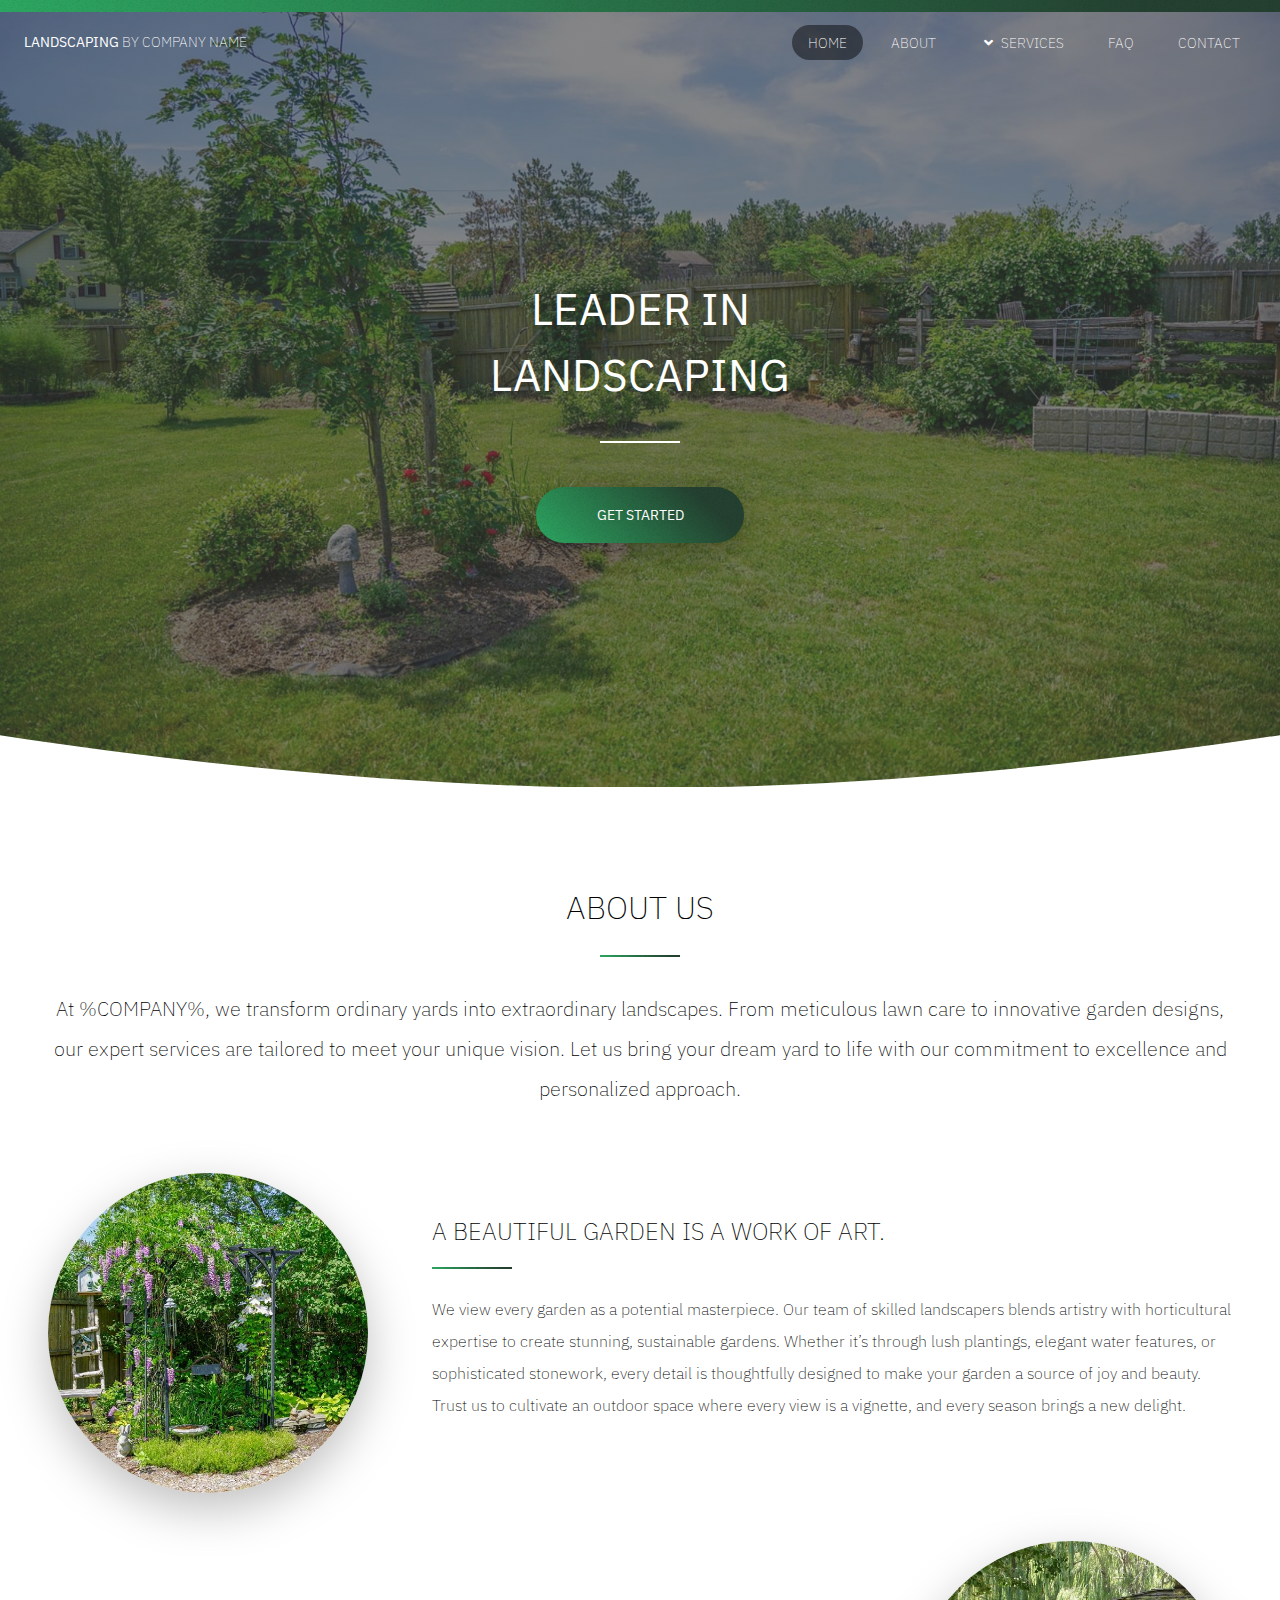
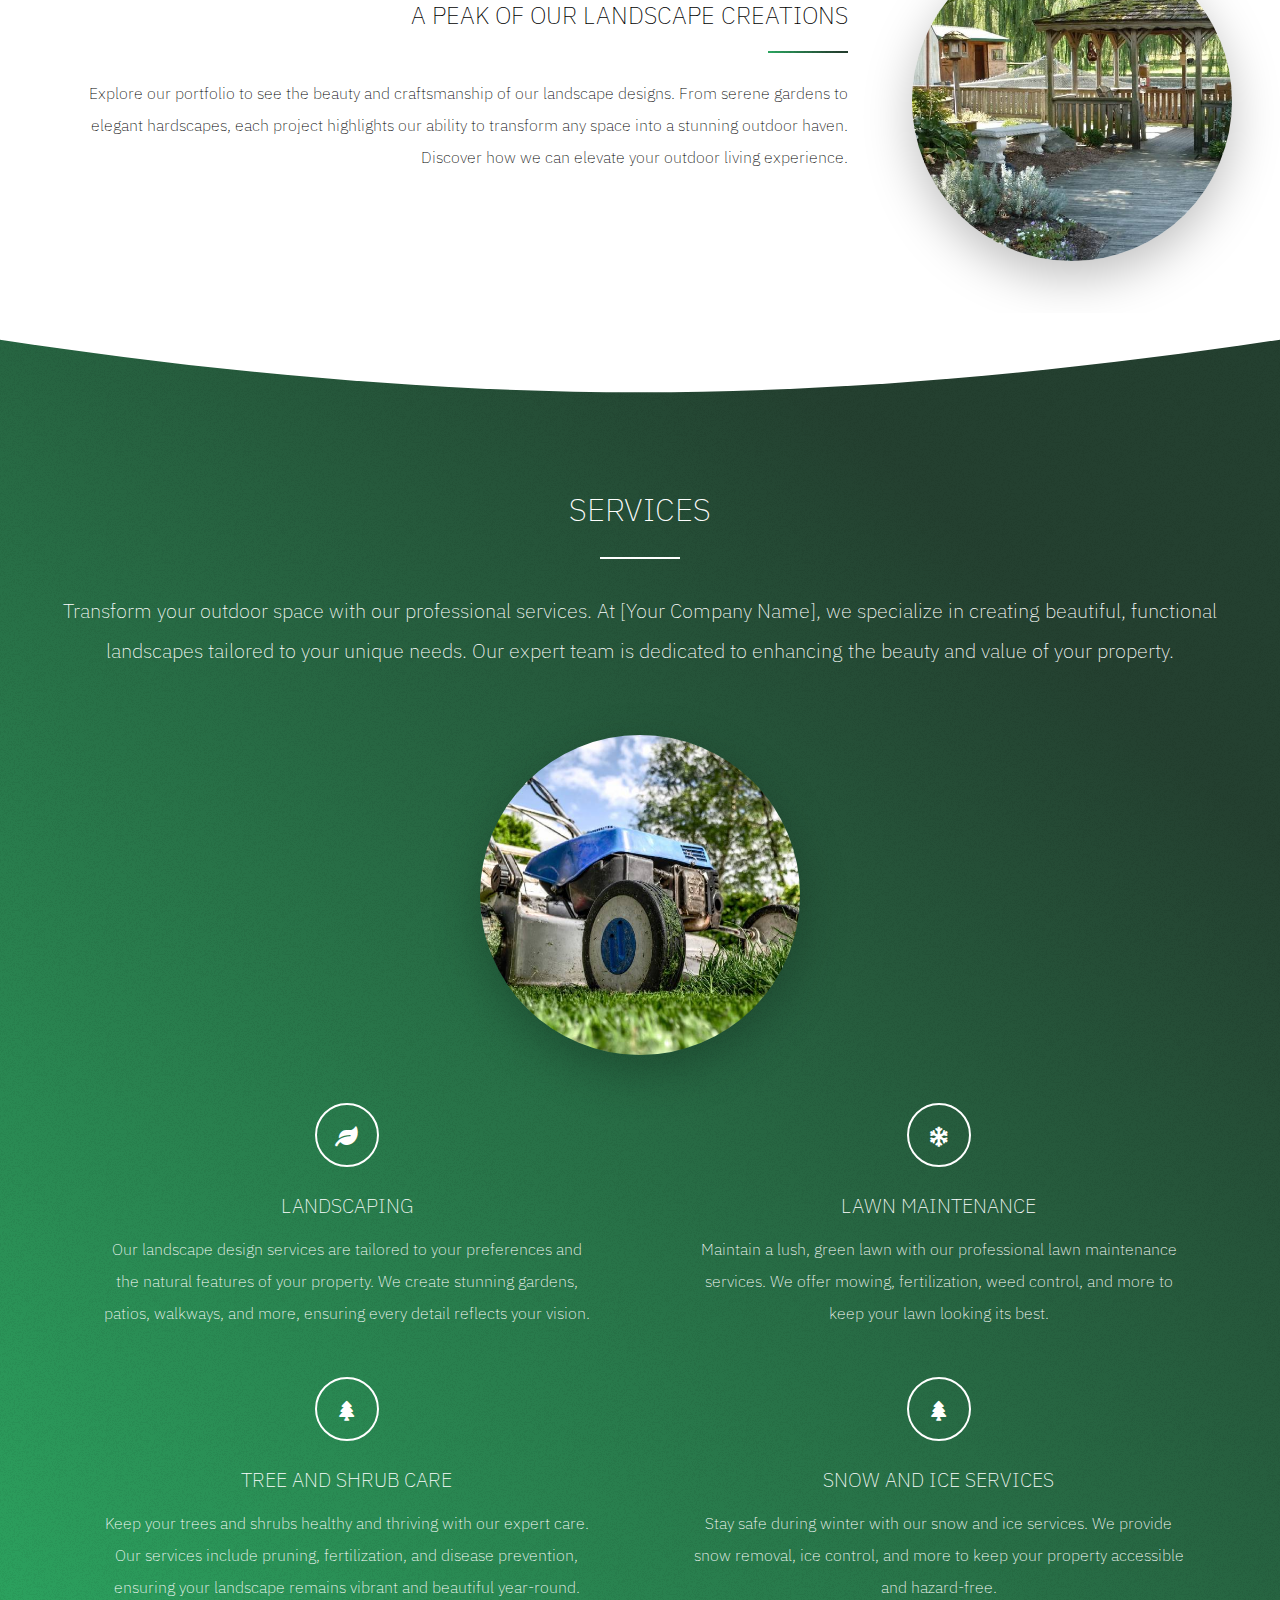
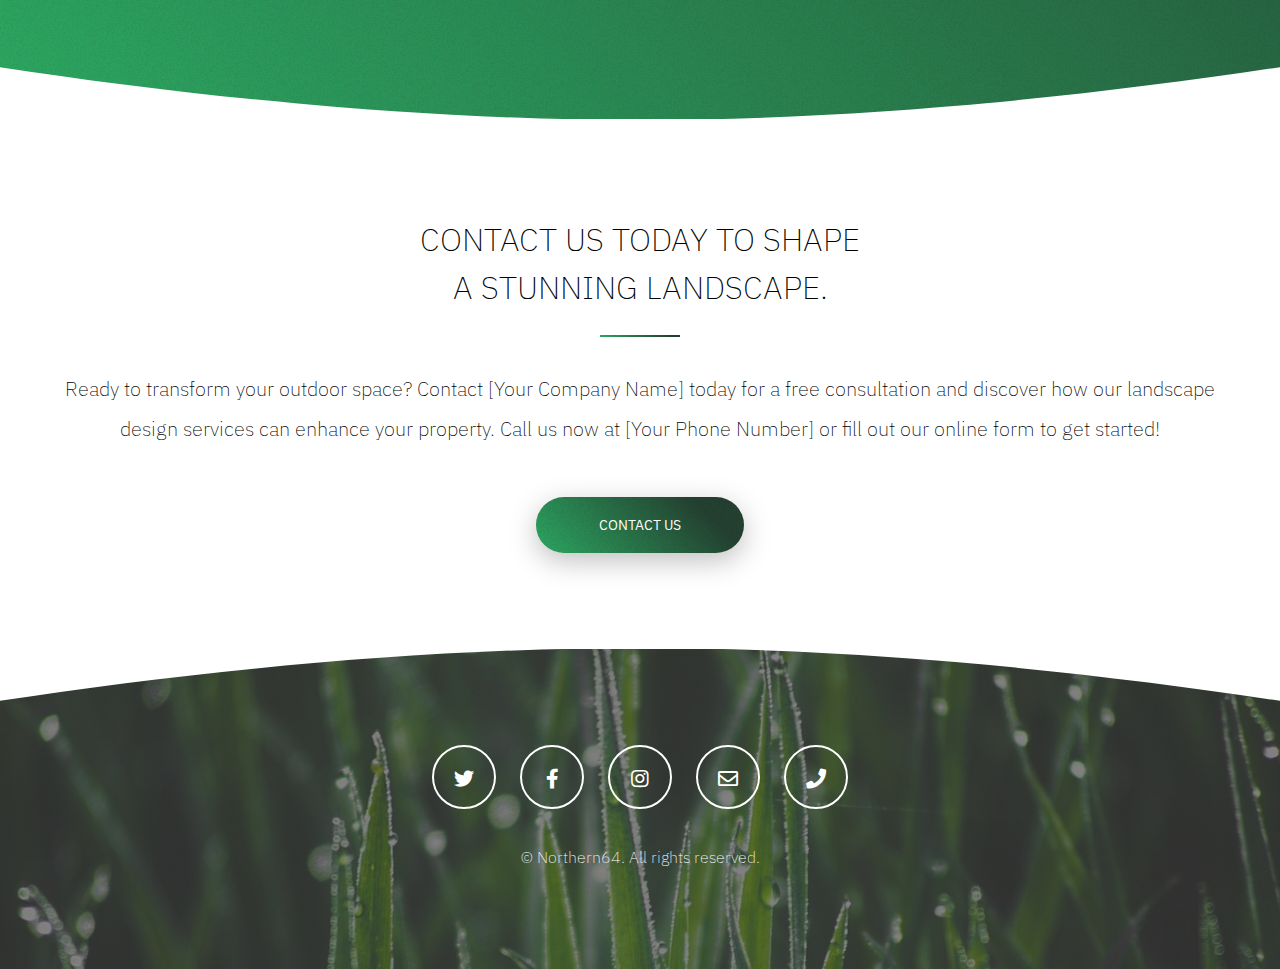
<file: index.html>
<!DOCTYPE HTML>
<html>
	<head>
		<title>Landscaping - [Your Company Name]</title>
		<link rel="icon" type="image/x-icon" href="images/favicon.ico.png">
		<meta charset="utf-8" />
		<meta name="viewport" content="width=device-width, initial-scale=1, user-scalable=no" />
		<meta name="description" content="" />
		<meta name="keywords" content="" />
		<link rel="stylesheet" href="assets/css/main.css" />
	</head>
	<body class="is-preload">

		<!-- Wrapper -->
			<div id="wrapper">

				<!-- Header -->
					<section id="header" class="alt">

						<!-- Logo -->
							<a href="index.html" class="logo"><strong>Landscaping</strong> by Company Name</a>

						<!-- Nav -->
				<nav id="nav">
					<ul>
						<li class="current"><a href="index.html">Home</a></li>
						<li><a href="about.html">About</a></li>
						<li>
							<a href="#" class="icon solid fa-angle-down">Services</a>
							<ul>
								<li><a href="landscape-design.html">Landscape Design</a></li>
								<li><a href="tree-and-shrub-care.html">Tree And Shrub Care</a></li>
								<li><a href="lawn-maintenance.html">Lawn Maintenance</a></li>
								<li><a href="sodding.html">Sodding</a></li>
								<li><a href="Patio Furniture and Gazebo Installation.html">Patio Furniture Installation</a></li>
								<li><a href="fence-services.html">Fence Services</a></li>
								<li><a href="snow-ice-services.html">Snow And Ice Services</a></li>
							</ul>
						</li>
						<li><a href="faq.html">FAQ</a></li>
						<li><a href="contact.html">Contact</a></li>
					</ul>
				</nav>

					</section>

				<!-- Banner -->
					<section id="banner">
						<div class="content">
							<header class="major special">
								<h1>Leader In<br />
									Landscaping</h1>
							</header>
							<ul class="actions special">
								<li><a href="#first" class="button primary wide scrolly">Get Started</a></li>
							</ul>
						</div>
					</section>

				<!-- Section -->
					<section class="wrapper style1" id="first">
						<div class="inner">
							<header class="major special">
								<h2>About Us</h2>
								<p>At %COMPANY%, we transform ordinary yards into extraordinary landscapes. From meticulous lawn care to innovative garden designs, our expert services are tailored to meet your unique vision. Let us bring your dream yard to life with our commitment to excellence and personalized approach.</p>
							</header>
							<div class="spotlights">
								<section>
									<div class="image"><img src="images/photo1.jpg" alt="" /></div>
									<div class="content">
										<header class="major">
											<h3>A beautiful garden is a work of Art.</h3>
										</header>
										<p>We view every garden as a potential masterpiece. Our team of skilled landscapers blends artistry with horticultural expertise to create stunning, sustainable gardens. Whether it’s through lush plantings, elegant water features, or sophisticated stonework, every detail is thoughtfully designed to make your garden a source of joy and beauty. Trust us to cultivate an outdoor space where every view is a vignette, and every season brings a new delight.</p>
									</div>
								</section>
								<section>
									<div class="image"><img src="images/photo2.jpg" alt="" /></div>
									<div class="content">
										<header class="major">
											<h3>A peak of our landscape creations</h3>
										</header>
										<p>Explore our portfolio to see the beauty and craftsmanship of our landscape designs. From serene gardens to elegant hardscapes, each project highlights our ability to transform any space into a stunning outdoor haven. Discover how we can elevate your outdoor living experience.</p>
									</div>
								</section>
							</div>
						</div>
					</section>

				<!-- Section -->
					<section class="wrapper style2 alt">
						<div class="inner">
							<header class="major special">
								<h2>Services</h2>
								<p>Transform your outdoor space with our professional services. At [Your Company Name], we specialize in creating beautiful, functional landscapes tailored to your unique needs. Our expert team is dedicated to enhancing the beauty and value of your property.</p>
							</header>
							<div class="features">
								<ul>
									<li>
										<span class="icon alt major solid fa-leaf"></span>
										<h3>Landscaping</h3>
										<p>Our landscape design services are tailored to your preferences and the natural features of your property. We create stunning gardens, patios, walkways, and more, ensuring every detail reflects your vision.</p>
									</li>
									<li>
										<span class="icon alt major solid fa-tree"></span>
										<h3>Tree And Shrub Care</h3>
										<p>Keep your trees and shrubs healthy and thriving with our expert care. Our services include pruning, fertilization, and disease prevention, ensuring your landscape remains vibrant and beautiful year-round.</p>
									</li>
								</ul>
								<span class="image"><img src="images/photo-3.jpg" alt="" /></span>
								<ul>
									<li>
										<span class="icon alt major solid fa-snowflake"></span>
										<h3>Lawn Maintenance</h3>
										<p>Maintain a lush, green lawn with our professional lawn maintenance services. We offer mowing, fertilization, weed control, and more to keep your lawn looking its best.</p>
									</li>
									<li>
										<span class="icon alt major solid fa-tree"></span>
										<h3>Snow and Ice Services</h3>
										<p>Stay safe during winter with our snow and ice services. We provide snow removal, ice control, and more to keep your property accessible and hazard-free.</p>
									</li>
								</ul>
							</div>
						</div>
					</section>

				<!-- Section -->
					<section class="wrapper style1">
						<div class="inner">
							<header class="major special alt">
								<h2>Contact us today to shape<br>a stunning landscape.</h2>
								<p>Ready to transform your outdoor space? Contact [Your Company Name] today for a free consultation and discover how our landscape design services can enhance your property. Call us now at [Your Phone Number] or fill out our online form to get started!</p>
							</header>
							<ul class="actions special">
								<li><a href="#" class="button primary wide">Contact Us</a></li>
							</ul>
						</div>
					</section>

				<!-- Footer -->
					<section id="footer">
						<ul class="icons">
							<li><a href="#" class="icon alt brands fa-twitter"><span class="label">Twitter</span></a></li>
							<li><a href="#" class="icon alt brands fa-facebook-f"><span class="label">Facebook</span></a></li>
							<li><a href="#" class="icon alt brands fa-instagram"><span class="label">Instagram</span></a></li>
							<li><a href="#" class="icon alt fa-envelope"><span class="label">Email</span></a></li>
							<li><a href="#" class="icon alt solid fa-phone"><span class="label">Phone</span></a></li>
						</ul>
						<p class="copyright">
							&copy; Northern64. All rights reserved.
						</p>
					</section>

			</div>

		<!-- Scripts -->
			<script src="assets/js/jquery.min.js"></script>
			<script src="assets/js/jquery.dropotron.min.js"></script>
			<script src="assets/js/jquery.scrollex.min.js"></script>
			<script src="assets/js/jquery.scrolly.min.js"></script>
			<script src="assets/js/browser.min.js"></script>
			<script src="assets/js/breakpoints.min.js"></script>
			<script src="assets/js/util.js"></script>
			<script src="assets/js/main.js"></script>

	</body>
</html>
</file>
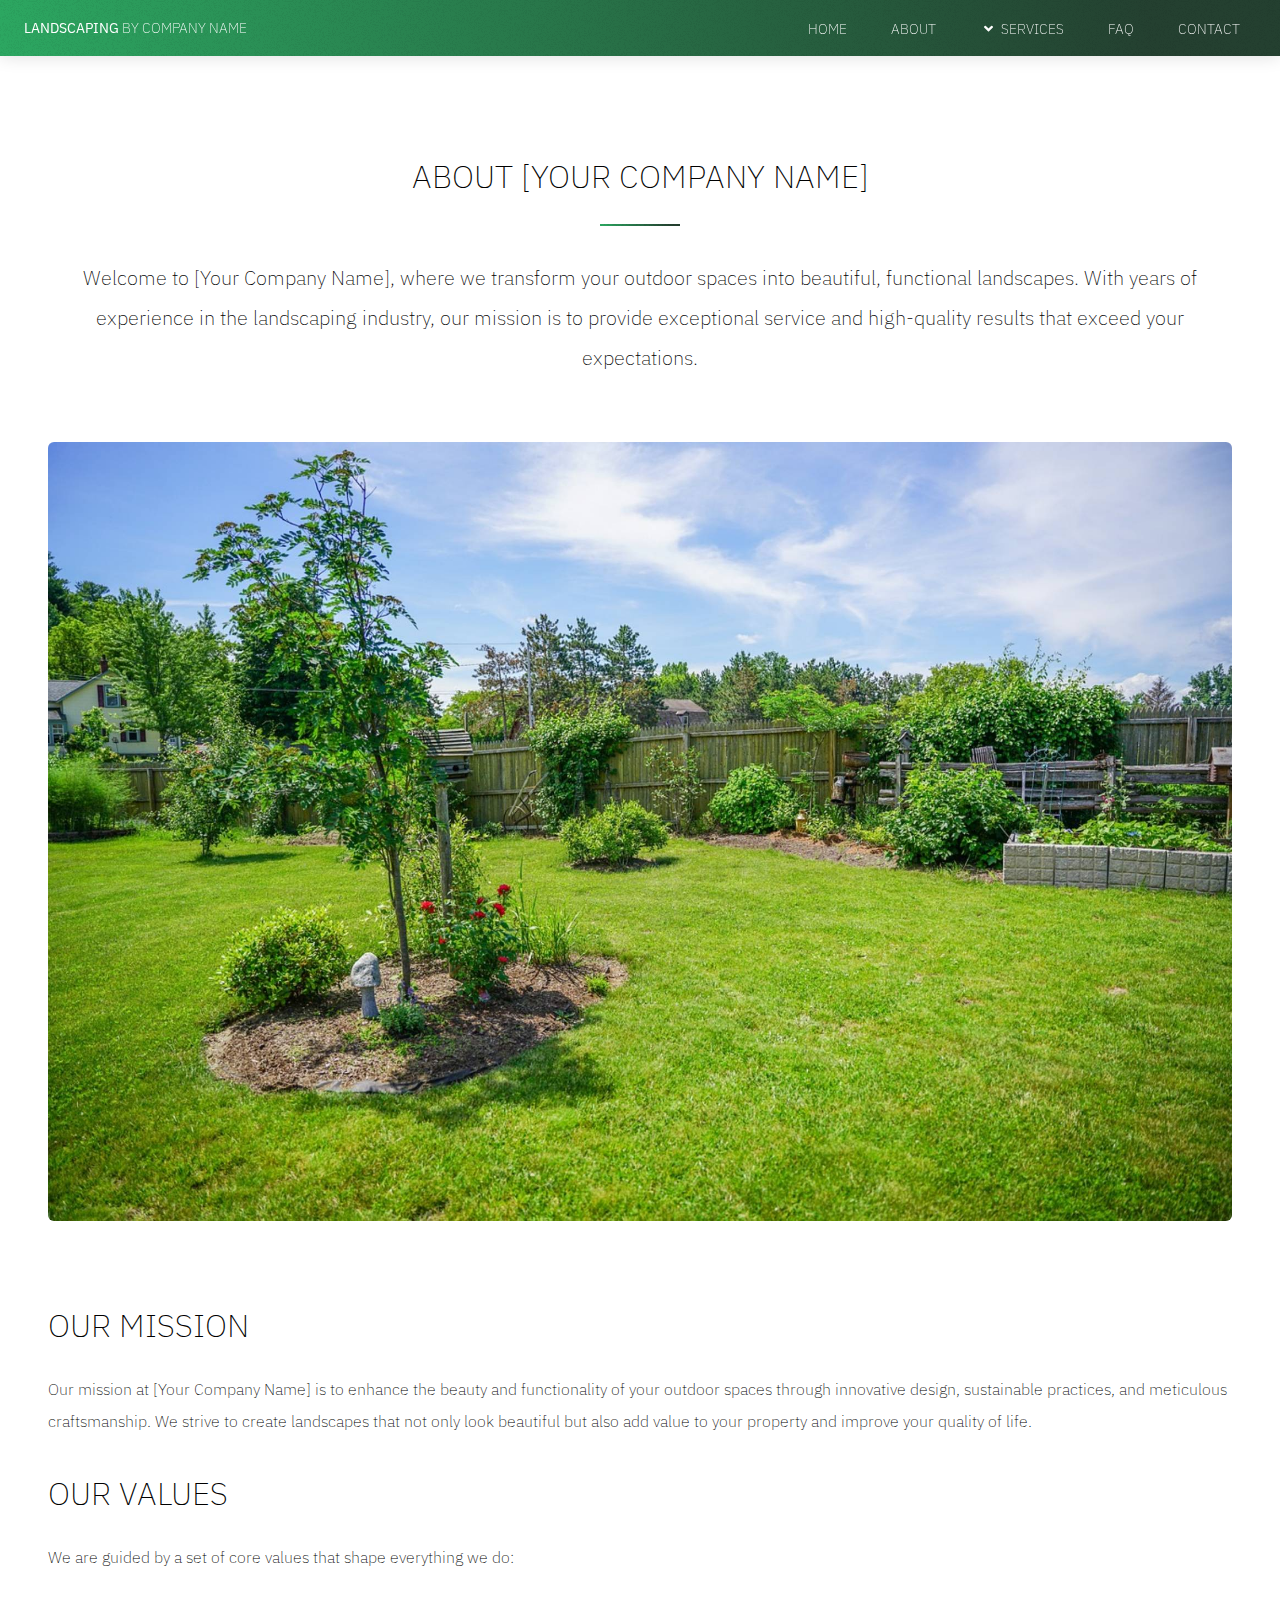
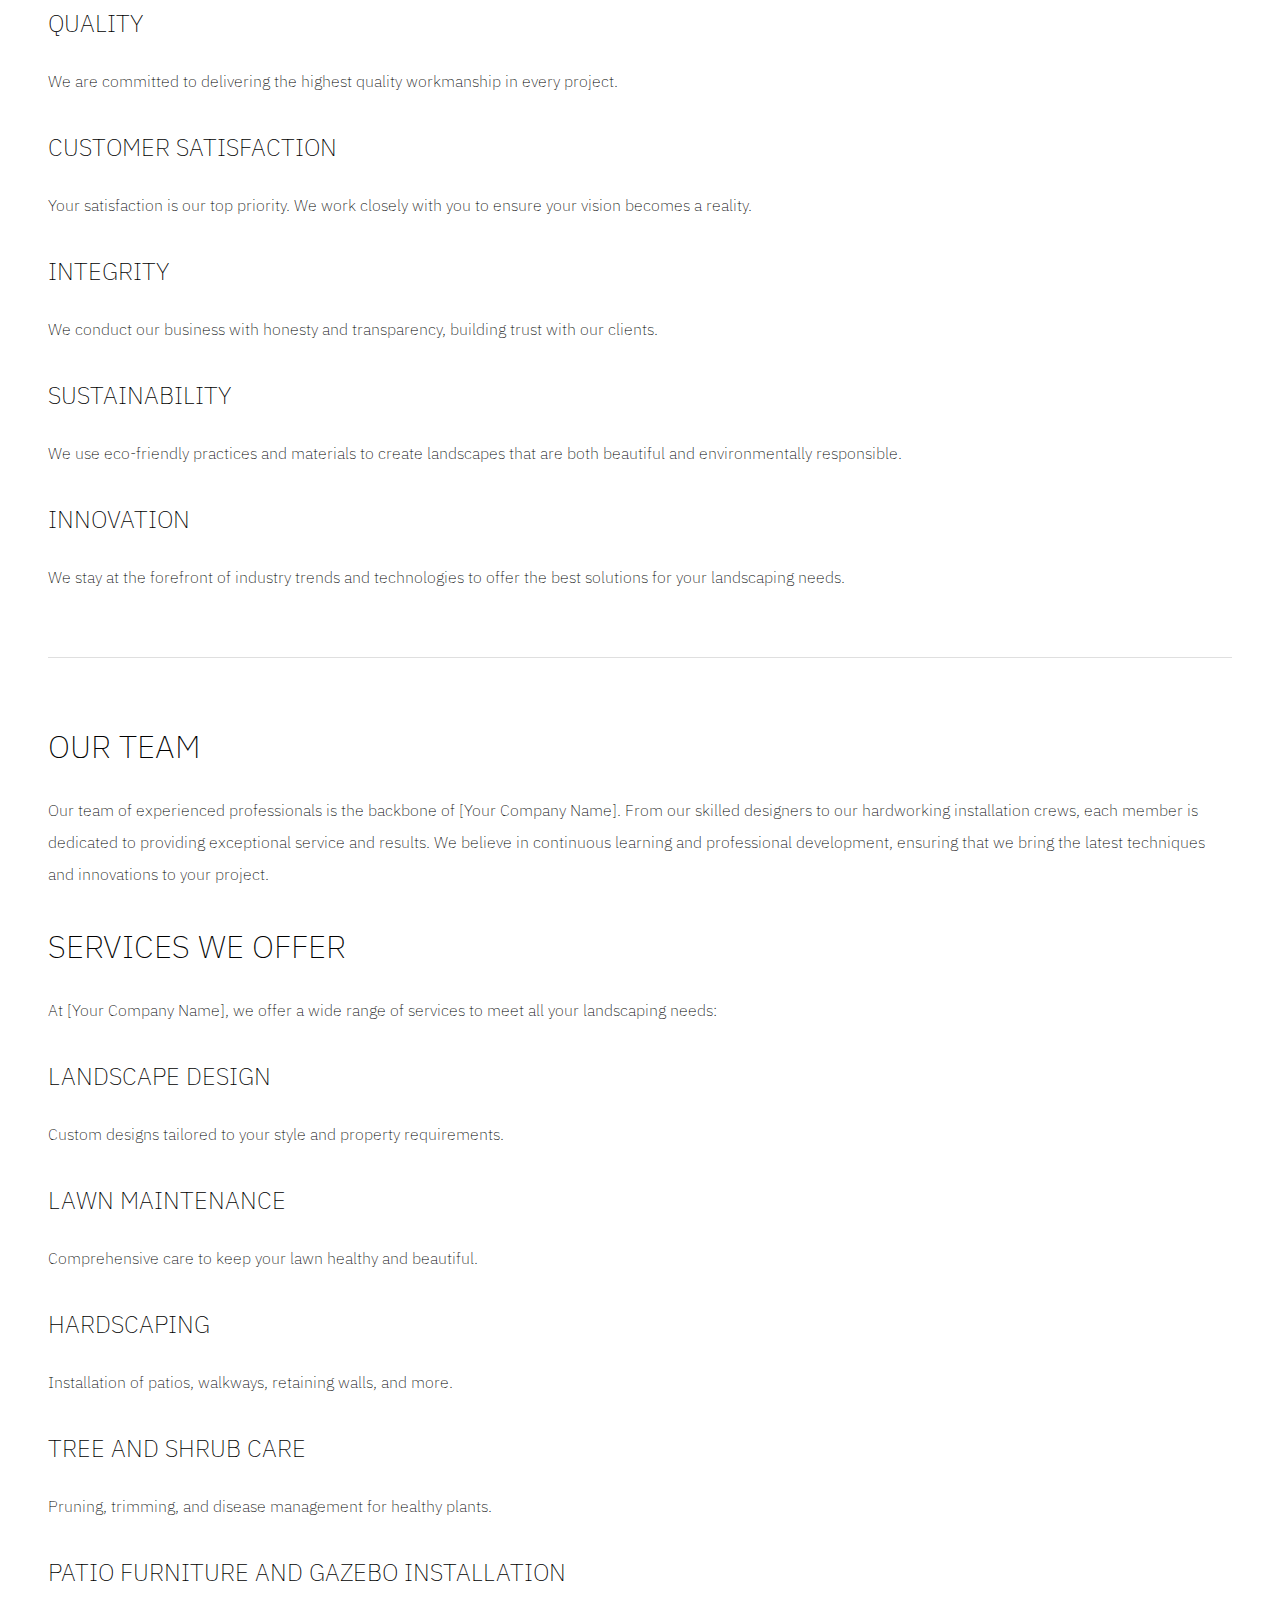
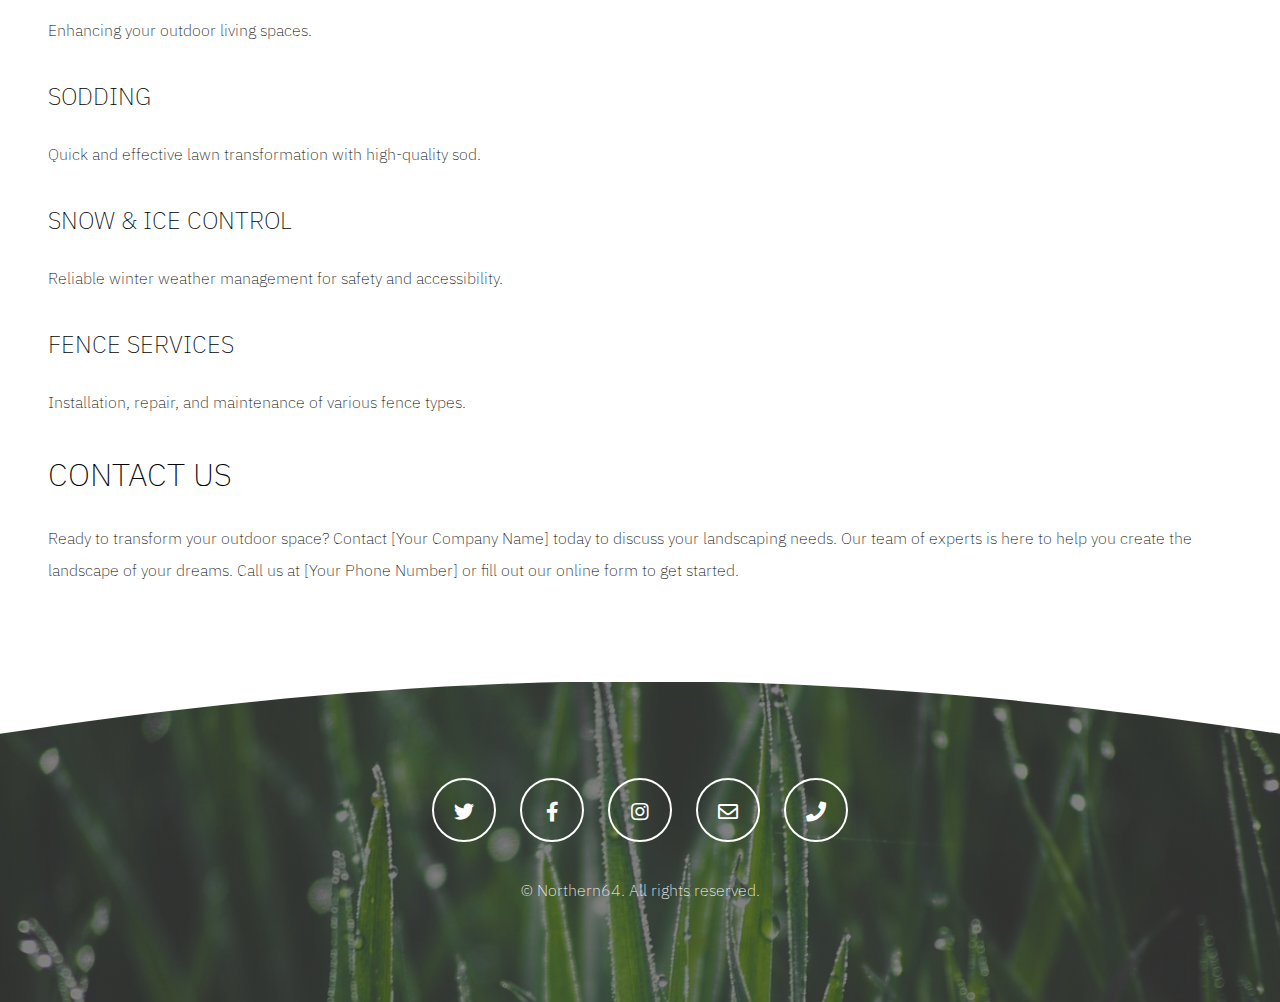
<file: about.html>
<!DOCTYPE HTML>
<html>
	<head>
		<title>About Us</title>
		<link rel="icon" type="image/x-icon" href="images/favicon.ico.png">
		<meta charset="utf-8" />
		<meta name="viewport" content="width=device-width, initial-scale=1, user-scalable=no" />
		<meta name="description" content="" />
		<meta name="keywords" content="" />
		<link rel="stylesheet" href="assets/css/main.css" />
	</head>
	<body class="is-preload">

		<!-- Wrapper -->
			<div id="wrapper">

				<!-- Header -->
					<section id="header">

						<!-- Logo -->
							<a href="index.html" class="logo"><strong>Landscaping</strong> by Company Name</a>

						<!-- Nav -->
						<nav id="nav">
							<ul>
								<li><a href="index.html">Home</a></li>
								<li><a href="generic.html">About</a></li>
								<li>
									<a href="#" class="icon solid fa-angle-down">Services</a>
									<ul>
										<li><a href="landscape-design.html">Landscape Design</a></li>
										<li class="current"><a href="tree-and-shrub-care.html">Tree And Shrub Care</a></li>
										<li><a href="lawn-maintenance.html">Lawn Maintenance</a></li>
										<li><a href="sodding.html">Sodding</a></li>
										<li><a href="Patio Furniture and Gazebo Installation.html">Patio Furniture Installation</a></li>
										<li><a href="fence-services.html">Fence Services</a></li>
										<li><a href="snow-ice-services.html">Snow And Ice Services</a></li>
									</ul>
								</li>
								<li><a href="generic.html">FAQ</a></li>
								<li><a href="generic.html">Contact</a></li>
							</ul>
						</nav>

					</section>

				<!-- Section -->
					<section class="wrapper style1">
						<div class="inner">
							<header class="major special">
								<h2>About [Your Company Name]</h2>
                                <p>Welcome to [Your Company Name], where we transform your outdoor spaces into beautiful, functional landscapes. With years of experience in the landscaping industry, our mission is to provide exceptional service and high-quality results that exceed your expectations.</p>
							</header>
							<div class="image main"><img src="images/main-slider.jpg" alt="" /></div>
							<h2>Our Mission</h2>
							<p>Our mission at [Your Company Name] is to enhance the beauty and functionality of your outdoor spaces through innovative design, sustainable practices, and meticulous craftsmanship. We strive to create landscapes that not only look beautiful but also add value to your property and improve your quality of life.</p>
							<h2>Our Values</h2>
							<p>We are guided by a set of core values that shape everything we do:</p>
							<h3>Quality</h3>
							<p>We are committed to delivering the highest quality workmanship in every project.</p>
							<h3>Customer Satisfaction</h3>
							<p>Your satisfaction is our top priority. We work closely with you to ensure your vision becomes a reality.</p>
							<h3>Integrity</h3>
							<p>We conduct our business with honesty and transparency, building trust with our clients.</p>
							<h3>Sustainability</h3>
							<p>We use eco-friendly practices and materials to create landscapes that are both beautiful and environmentally responsible.</p>
							<h3>Innovation</h3>
							<p>We stay at the forefront of industry trends and technologies to offer the best solutions for your landscaping needs.</p>
						<hr class="major" />
							<h2>Our Team</h2>
							<p>Our team of experienced professionals is the backbone of [Your Company Name]. From our skilled designers to our hardworking installation crews, each member is dedicated to providing exceptional service and results. We believe in continuous learning and professional development, ensuring that we bring the latest techniques and innovations to your project.</p>
							<h2>Services We Offer</h2>
							<p>At [Your Company Name], we offer a wide range of services to meet all your landscaping needs:</p>
							<h3>Landscape Design</h3>
							<p>Custom designs tailored to your style and property requirements.</p>
							<h3>Lawn Maintenance</h3>
							<p>Comprehensive care to keep your lawn healthy and beautiful.</p>
							<h3>Hardscaping</h3>
							<p>Installation of patios, walkways, retaining walls, and more.</p>
							<h3>Tree and Shrub Care</h3>
							<p>Pruning, trimming, and disease management for healthy plants.</p>
							<h3>Patio Furniture and Gazebo Installation</h3>
							<p>Enhancing your outdoor living spaces.</p>
							<h3>Sodding</h3>
							<p>Quick and effective lawn transformation with high-quality sod.</p>
							<h3>Snow & Ice Control</h3>
							<p>Reliable winter weather management for safety and accessibility.</p>
							<h3>Fence Services</h3>
							<p>Installation, repair, and maintenance of various fence types.</p>
							<h2>Contact Us</h2>
							<p>Ready to transform your outdoor space? Contact [Your Company Name] today to discuss your landscaping needs. Our team of experts is here to help you create the landscape of your dreams. Call us at [Your Phone Number] or fill out our online form to get started.</p>

						</div>
					</section>

				<!-- Footer -->
					<section id="footer">
						<ul class="icons">
							<li><a href="#" class="icon alt brands fa-twitter"><span class="label">Twitter</span></a></li>
							<li><a href="#" class="icon alt brands fa-facebook-f"><span class="label">Facebook</span></a></li>
							<li><a href="#" class="icon alt brands fa-instagram"><span class="label">Instagram</span></a></li>
							<li><a href="#" class="icon alt fa-envelope"><span class="label">Email</span></a></li>
							<li><a href="#" class="icon alt solid fa-phone"><span class="label">Phone</span></a></li>
						</ul>
						<p class="copyright">
							&copy; Northern64. All rights reserved.
						</p>
					</section>

			</div>

		<!-- Scripts -->
			<script src="assets/js/jquery.min.js"></script>
			<script src="assets/js/jquery.dropotron.min.js"></script>
			<script src="assets/js/jquery.scrollex.min.js"></script>
			<script src="assets/js/jquery.scrolly.min.js"></script>
			<script src="assets/js/browser.min.js"></script>
			<script src="assets/js/breakpoints.min.js"></script>
			<script src="assets/js/util.js"></script>
			<script src="assets/js/main.js"></script>

	</body>
</html>
</file>
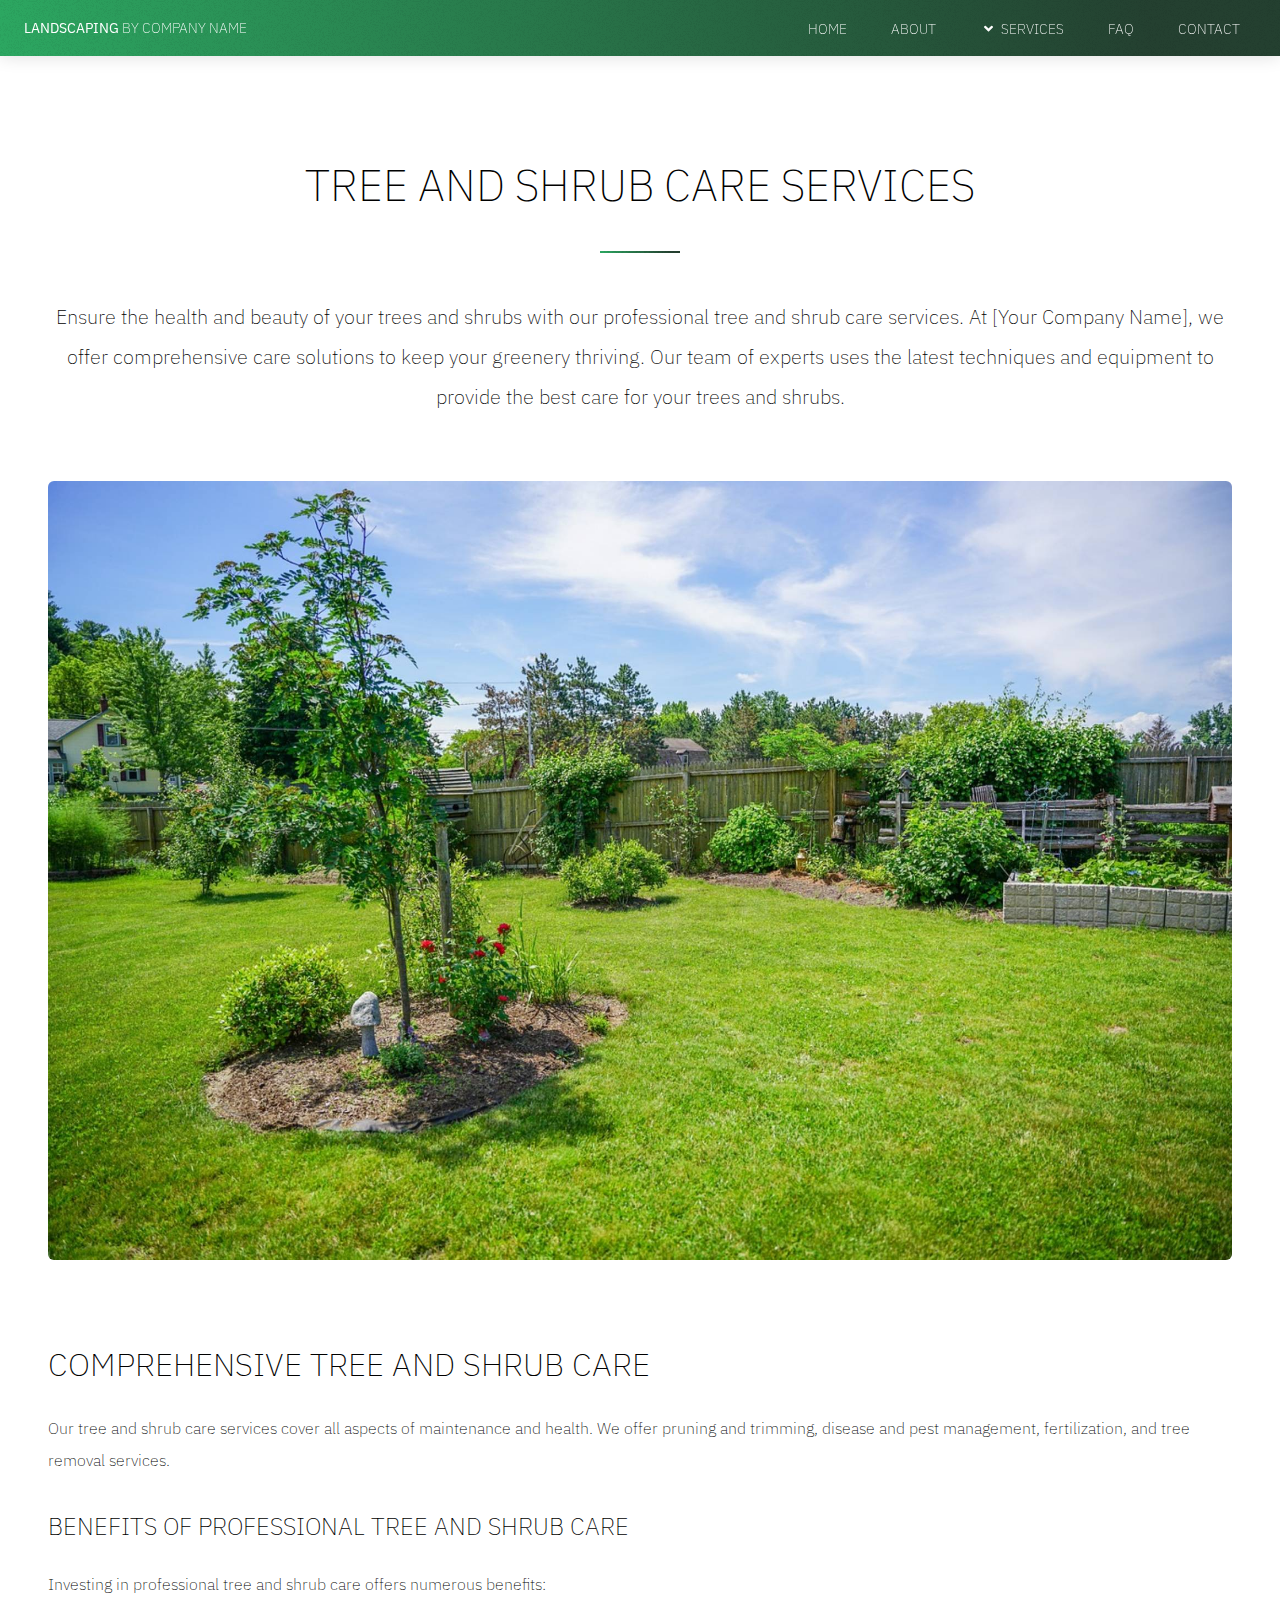
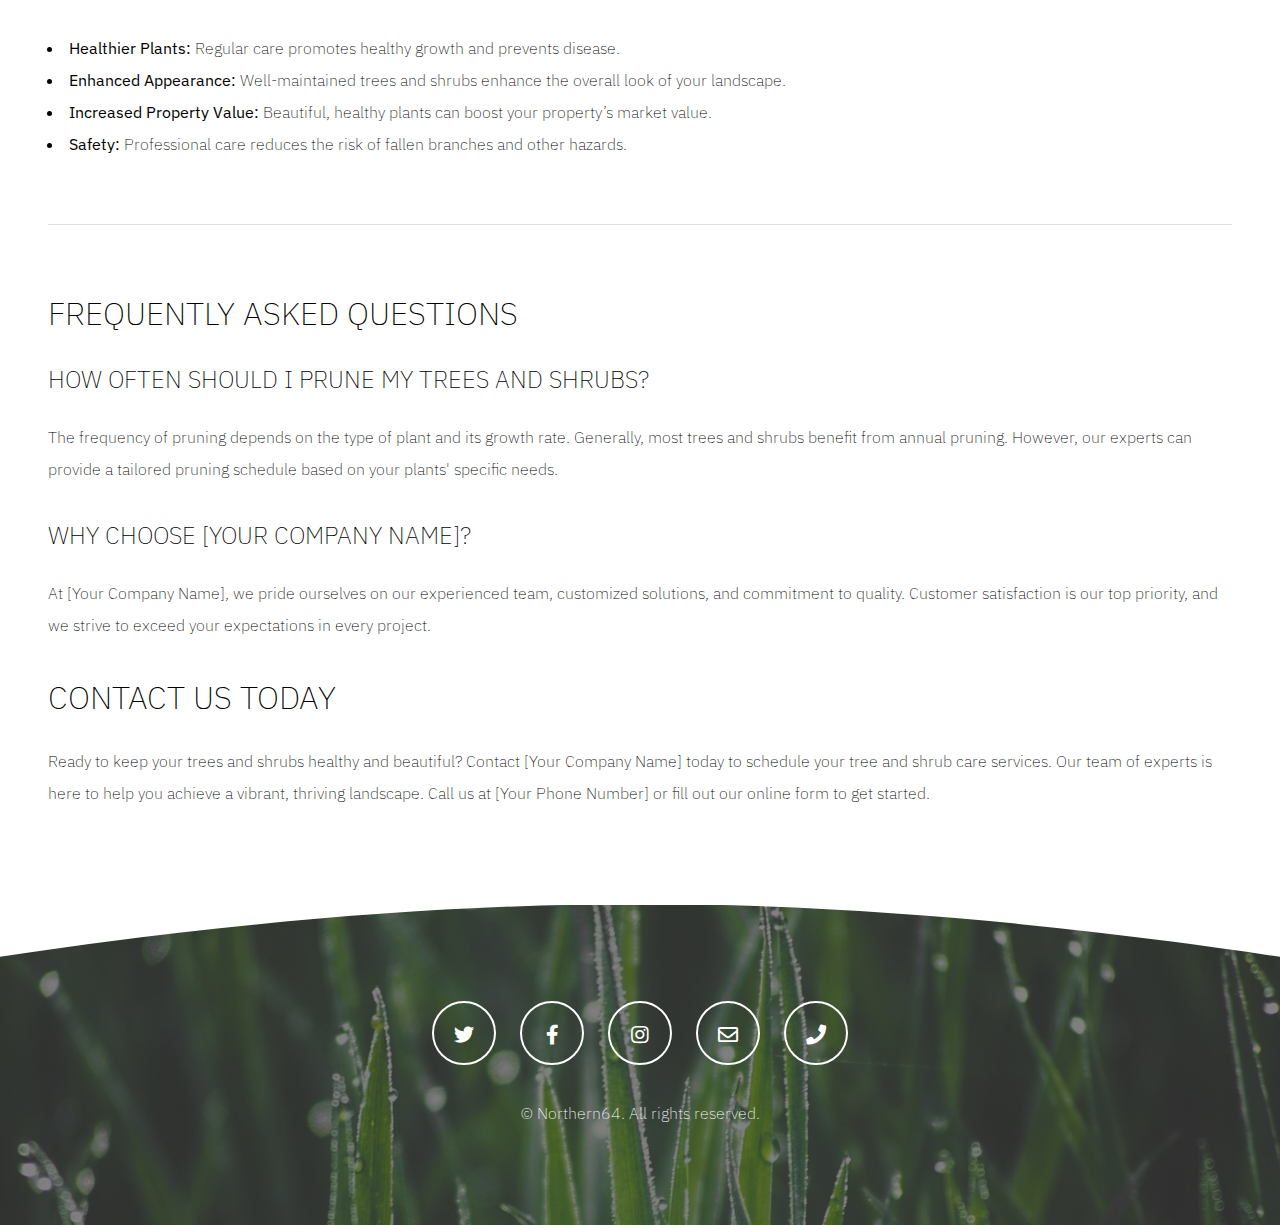
<file: contact.html>
<!DOCTYPE HTML>
<html>
	<head>
		<title>Tree And Shrub Care Services</title>
		<link rel="icon" type="image/x-icon" href="images/favicon.ico.png">
		<meta charset="utf-8" />
		<meta name="viewport" content="width=device-width, initial-scale=1, user-scalable=no" />
		<meta name="description" content="" />
		<meta name="keywords" content="" />
		<link rel="stylesheet" href="assets/css/main.css" />
	</head>
	<body class="is-preload">

		<!-- Wrapper -->
			<div id="wrapper">

				<!-- Header -->
					<section id="header">

						<!-- Logo -->
							<a href="index.html" class="logo"><strong>Landscaping</strong> by Company Name</a>

						<!-- Nav -->
						<nav id="nav">
							<ul>
								<li><a href="index.html">Home</a></li>
								<li><a href="generic.html">About</a></li>
								<li>
									<a href="#" class="icon solid fa-angle-down">Services</a>
									<ul>
										<li><a href="landscape-design.html">Landscape Design</a></li>
										<li class="current"><a href="tree-and-shrub-care.html">Tree And Shrub Care</a></li>
										<li><a href="lawn-maintenance.html">Lawn Maintenance</a></li>
										<li><a href="sodding.html">Sodding</a></li>
										<li><a href="Patio Furniture and Gazebo Installation.html">Patio Furniture Installation</a></li>
										<li><a href="fence-services.html">Fence Services</a></li>
										<li><a href="snow-ice-services.html">Snow And Ice Services</a></li>
									</ul>
								</li>
								<li><a href="generic.html">FAQ</a></li>
								<li><a href="generic.html">Contact</a></li>
							</ul>
						</nav>

					</section>

				<!-- Section -->
					<section class="wrapper style1">
						<div class="inner">
							<header class="major special">
								<h1>Tree and Shrub Care Services</h1>
								<p>Ensure the health and beauty of your trees and shrubs with our professional tree and shrub care services. At [Your Company Name], we offer comprehensive care solutions to keep your greenery thriving. Our team of experts uses the latest techniques and equipment to provide the best care for your trees and shrubs.</p>
							</header>
							<div class="image main"><img src="images/main-slider.jpg" alt="" /></div>
							<h2>Comprehensive Tree and Shrub Care</h2>
    						<p>Our tree and shrub care services cover all aspects of maintenance and health. We offer pruning and trimming, disease and pest management, fertilization, and tree removal services.</p>
							<h3>Benefits of Professional Tree and Shrub Care</h3>
							<p>Investing in professional tree and shrub care offers numerous benefits:</p>
							<ul>
								<li><strong>Healthier Plants:</strong> Regular care promotes healthy growth and prevents disease.</li>
								<li><strong>Enhanced Appearance:</strong> Well-maintained trees and shrubs enhance the overall look of your landscape.</li>
								<li><strong>Increased Property Value:</strong> Beautiful, healthy plants can boost your property’s market value.</li>
								<li><strong>Safety:</strong> Professional care reduces the risk of fallen branches and other hazards.</li>
							</ul>
							<hr class="major" />
							<h2>Frequently Asked Questions</h2>
							<h3>How often should I prune my trees and shrubs?</h3>
							<p>The frequency of pruning depends on the type of plant and its growth rate. Generally, most trees and shrubs benefit from annual pruning. However, our experts can provide a tailored pruning schedule based on your plants' specific needs.</p>
							<h3>Why Choose [Your Company Name]?</h3>
							<p>At [Your Company Name], we pride ourselves on our experienced team, customized solutions, and commitment to quality. Customer satisfaction is our top priority, and we strive to exceed your expectations in every project.</p>
							<h2>Contact Us Today</h2>
							<p>Ready to keep your trees and shrubs healthy and beautiful? Contact [Your Company Name] today to schedule your tree and shrub care services. Our team of experts is here to help you achieve a vibrant, thriving landscape. Call us at [Your Phone Number] or fill out our online form to get started.</p>
						</div>
					</section>

				<!-- Footer -->
					<section id="footer">
						<ul class="icons">
							<li><a href="#" class="icon alt brands fa-twitter"><span class="label">Twitter</span></a></li>
							<li><a href="#" class="icon alt brands fa-facebook-f"><span class="label">Facebook</span></a></li>
							<li><a href="#" class="icon alt brands fa-instagram"><span class="label">Instagram</span></a></li>
							<li><a href="#" class="icon alt fa-envelope"><span class="label">Email</span></a></li>
							<li><a href="#" class="icon alt solid fa-phone"><span class="label">Phone</span></a></li>
						</ul>
						<p class="copyright">
							&copy; Northern64. All rights reserved.
						</p>
					</section>

			</div>

		<!-- Scripts -->
			<script src="assets/js/jquery.min.js"></script>
			<script src="assets/js/jquery.dropotron.min.js"></script>
			<script src="assets/js/jquery.scrollex.min.js"></script>
			<script src="assets/js/jquery.scrolly.min.js"></script>
			<script src="assets/js/browser.min.js"></script>
			<script src="assets/js/breakpoints.min.js"></script>
			<script src="assets/js/util.js"></script>
			<script src="assets/js/main.js"></script>

	</body>
</html>
</file>
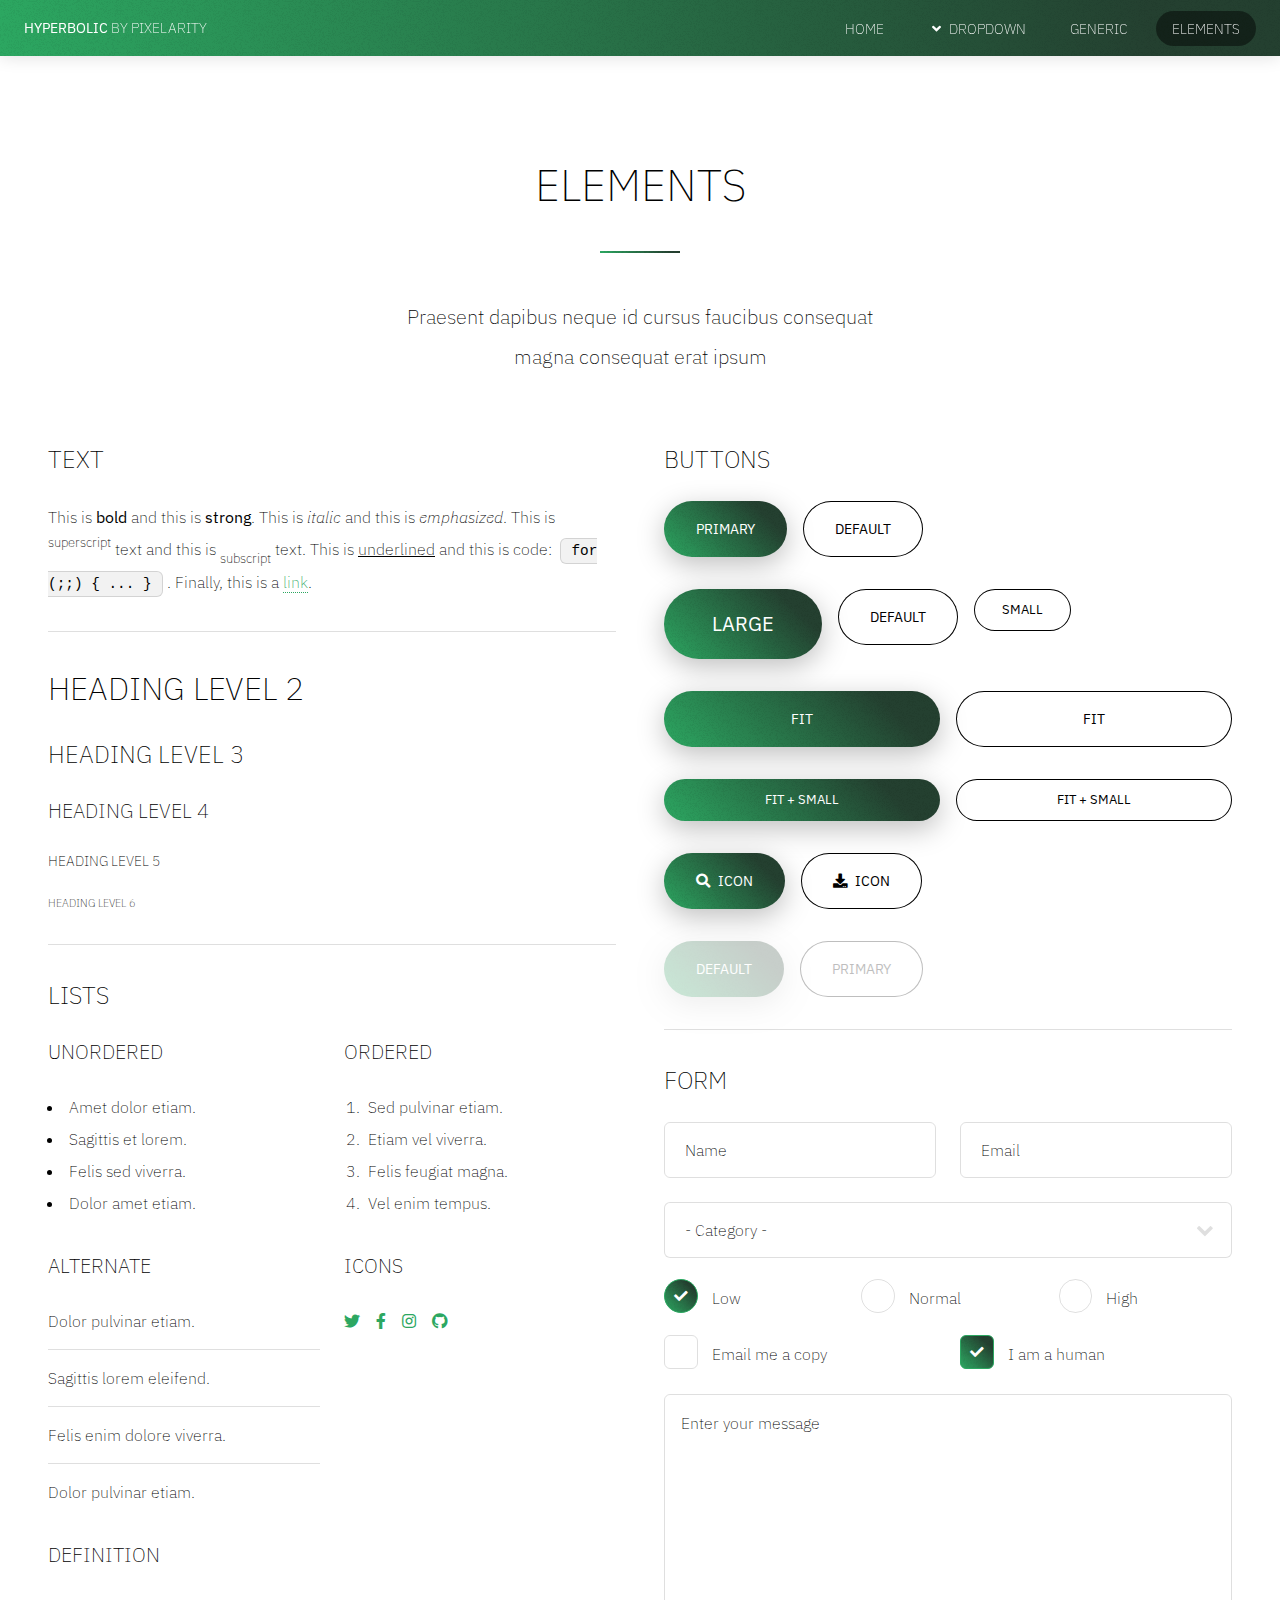
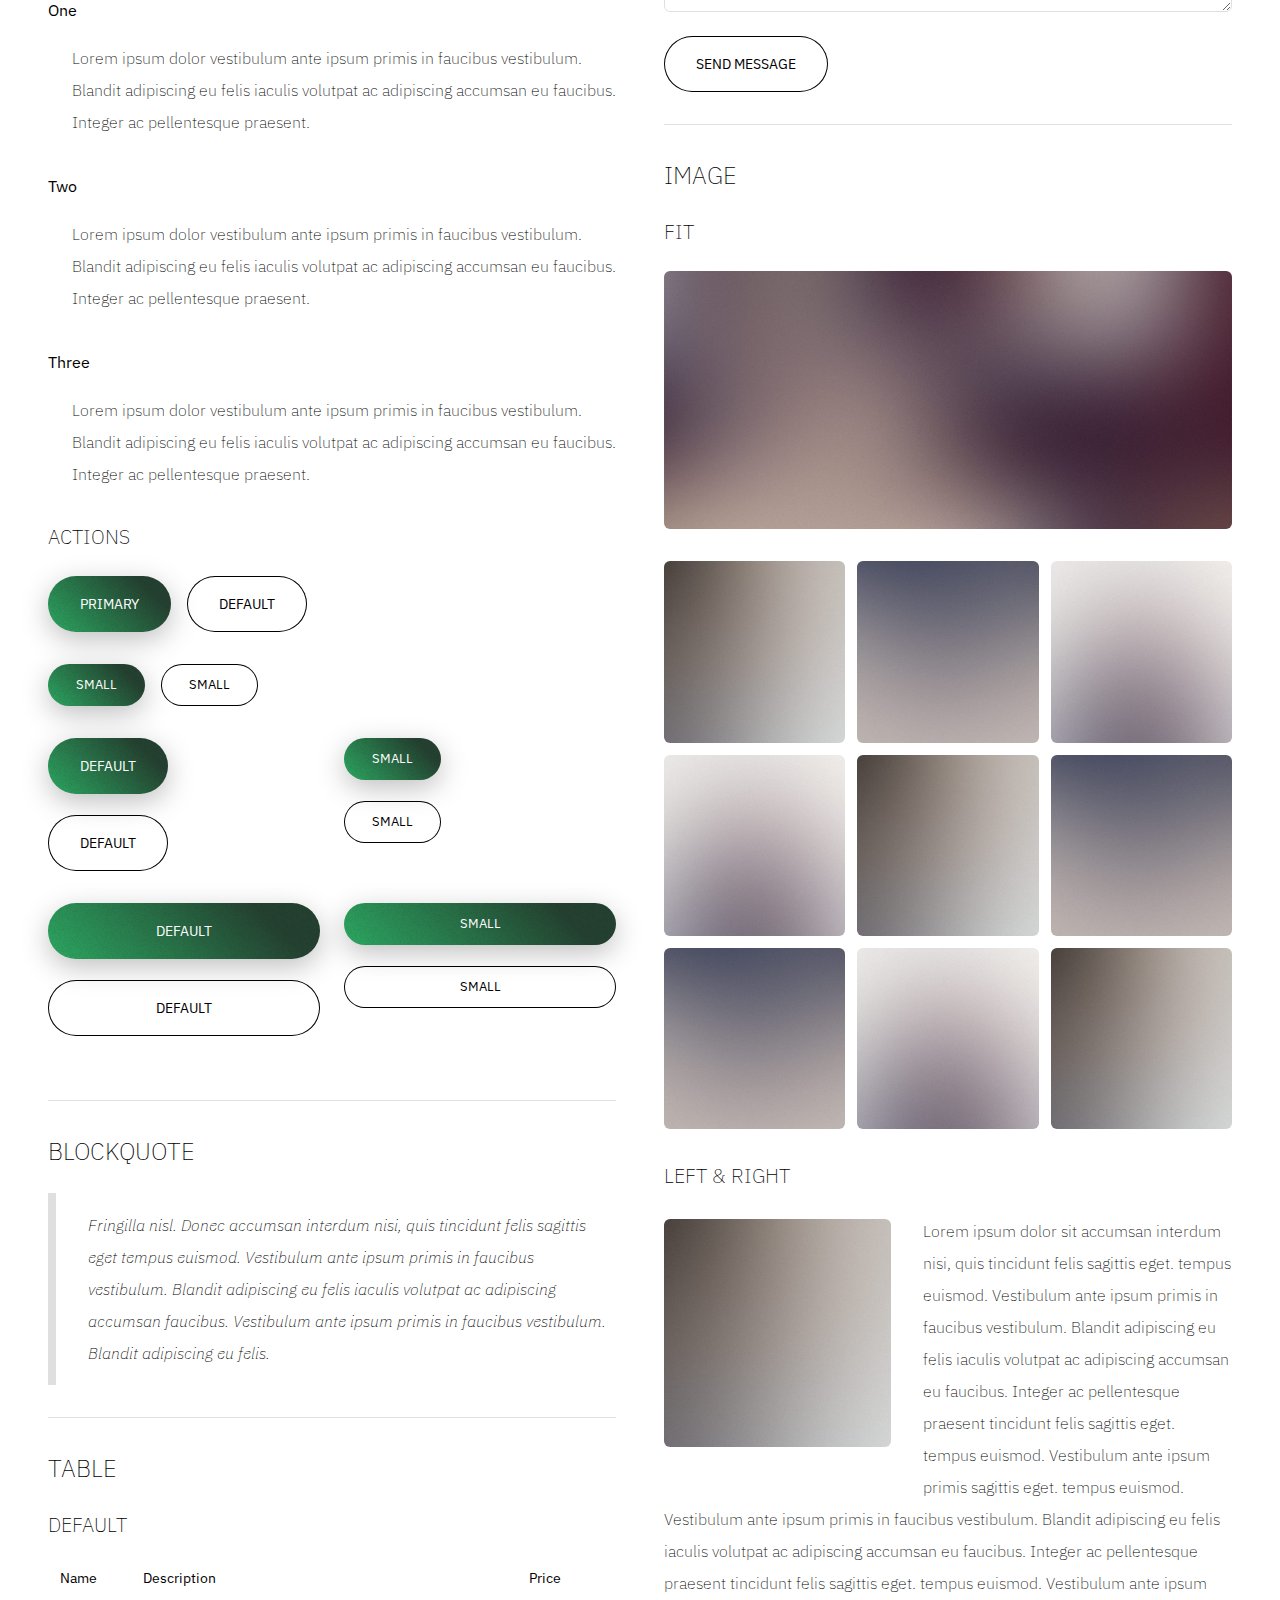
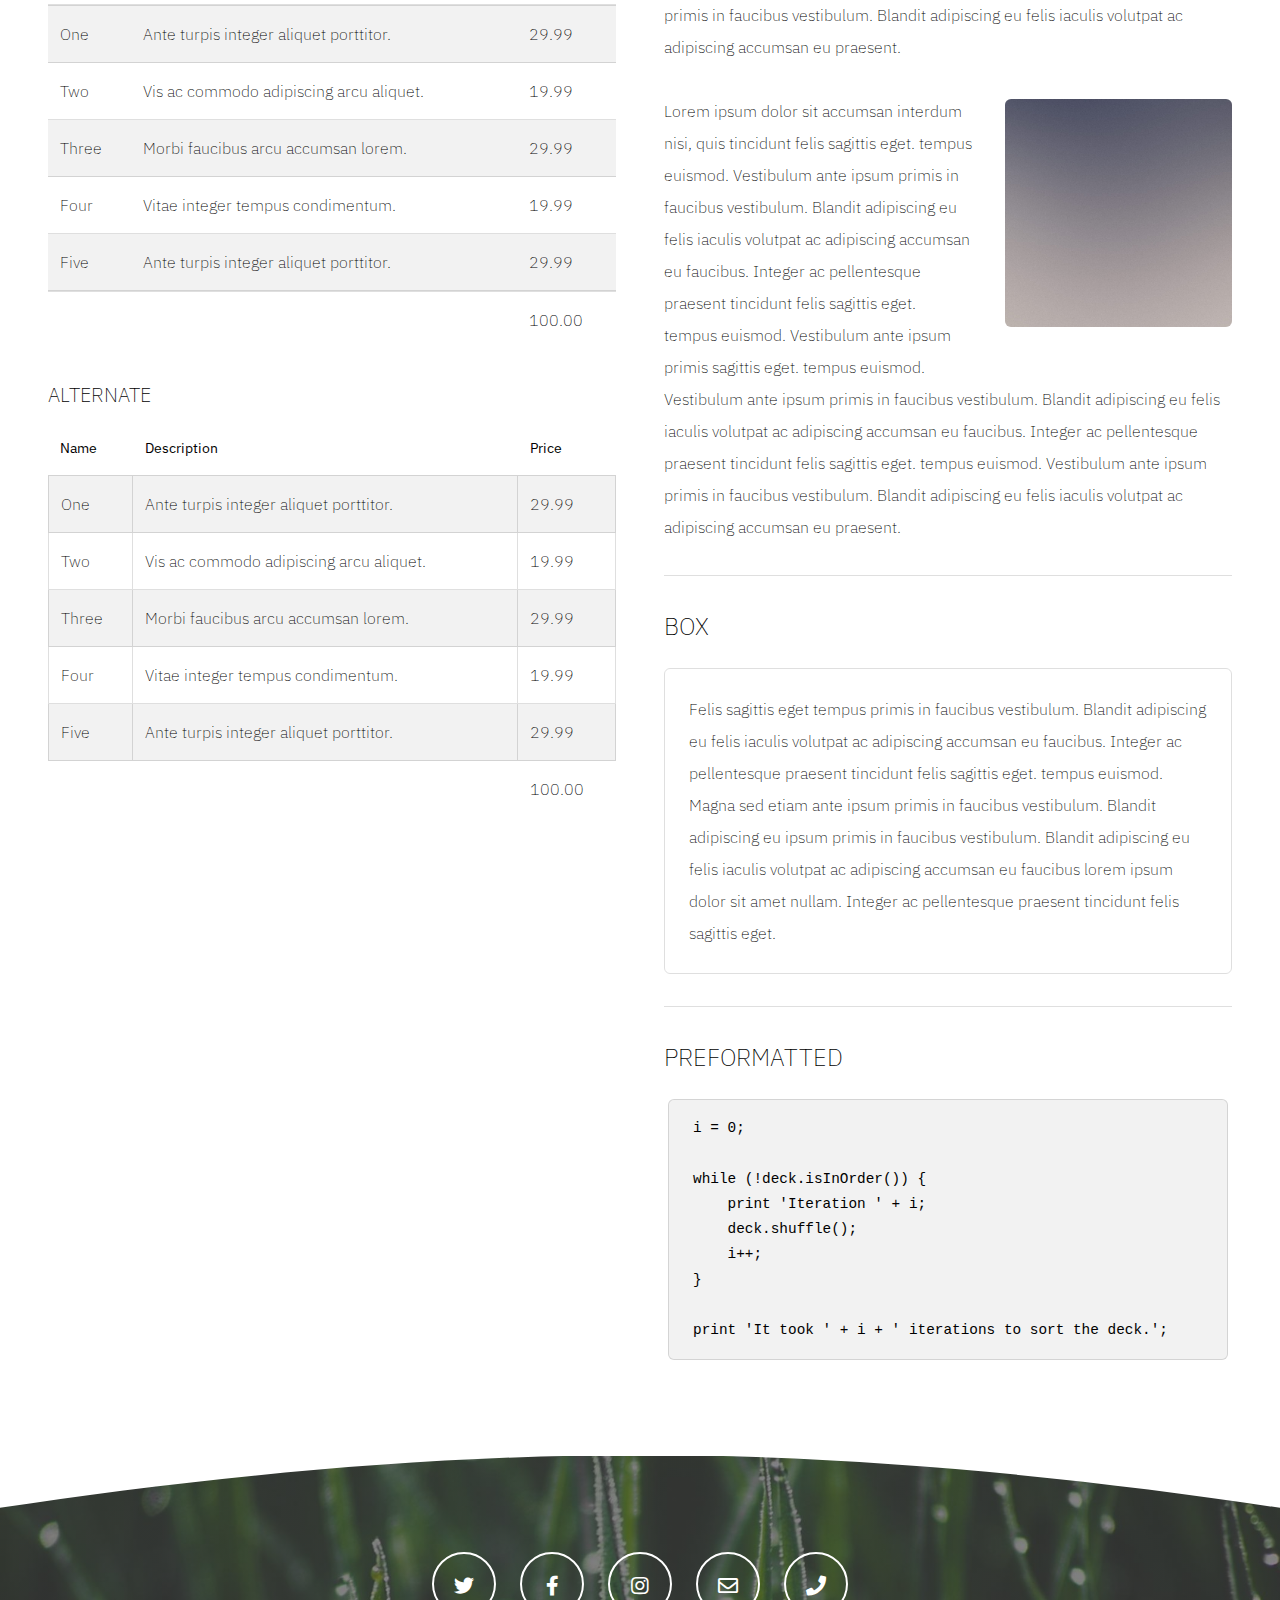
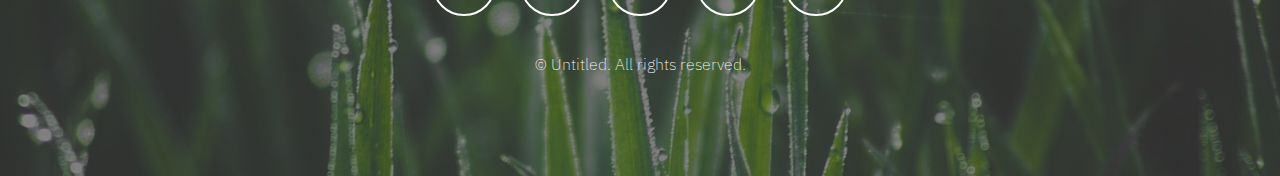
<file: elements.html>
<!DOCTYPE HTML>
<!--
	Hyperbolic by Pixelarity
	pixelarity.com | hello@pixelarity.com
	License: pixelarity.com/license
-->
<html>
	<head>
		<title>Untitled</title>
		<meta charset="utf-8" />
		<meta name="viewport" content="width=device-width, initial-scale=1, user-scalable=no" />
		<meta name="description" content="" />
		<meta name="keywords" content="" />
		<link rel="stylesheet" href="assets/css/main.css" />
	</head>
	<body class="is-preload">

		<!-- Wrapper -->
			<div id="wrapper">

				<!-- Header -->
					<section id="header">

						<!-- Logo -->
							<a href="index.html" class="logo"><strong>Hyperbolic</strong> by Pixelarity</a>

						<!-- Nav -->
							<nav id="nav">
								<ul>
									<li><a href="index.html">Home</a></li>
									<li>
										<a href="#" class="icon solid fa-angle-down">Dropdown</a>
										<ul>
											<li><a href="#">Option One</a></li>
											<li><a href="#">Option Two</a></li>
											<li><a href="#">Option Three</a></li>
											<li>
												<a href="#">Submenu</a>
												<ul>
													<li><a href="#">Option One</a></li>
													<li><a href="#">Option Two</a></li>
													<li><a href="#">Option Three</a></li>
													<li><a href="#">Option Four</a></li>
												</ul>
											</li>
										</ul>
									</li>
									<li><a href="generic.html">Generic</a></li>
									<li class="current"><a href="elements.html">Elements</a></li>
								</ul>
							</nav>

					</section>

				<!-- Section -->
					<section class="wrapper style1">
						<div class="inner">
							<header class="major special">
								<h1>Elements</h1>
								<p>Praesent dapibus neque id cursus faucibus consequat<br />
								magna consequat erat ipsum</p>
							</header>

							<div class="row gtr-200">
								<div class="col-6 col-12-medium">

									<!-- Text stuff -->
										<h3>Text</h3>
										<p>This is <b>bold</b> and this is <strong>strong</strong>. This is <i>italic</i> and this is <em>emphasized</em>.
										This is <sup>superscript</sup> text and this is <sub>subscript</sub> text.
										This is <u>underlined</u> and this is code: <code>for (;;) { ... }</code>.
										Finally, this is a <a href="#">link</a>.</p>
										<hr />
										<h2>Heading Level 2</h2>
										<h3>Heading Level 3</h3>
										<h4>Heading Level 4</h4>
										<h5>Heading Level 5</h5>
										<h6>Heading Level 6</h6>

										<hr />

									<!-- Lists -->
										<h3>Lists</h3>
										<div class="row">
											<div class="col-6 col-12-small">

												<h4>Unordered</h4>
												<ul>
													<li>Amet dolor etiam.</li>
													<li>Sagittis et lorem.</li>
													<li>Felis sed viverra.</li>
													<li>Dolor amet etiam.</li>
												</ul>

												<h4>Alternate</h4>
												<ul class="alt">
													<li>Dolor pulvinar etiam.</li>
													<li>Sagittis lorem eleifend.</li>
													<li>Felis enim dolore viverra.</li>
													<li>Dolor pulvinar etiam.</li>
												</ul>

											</div>
											<div class="col-6 col-12-small">

												<h4>Ordered</h4>
												<ol>
													<li>Sed pulvinar etiam.</li>
													<li>Etiam vel viverra.</li>
													<li>Felis feugiat magna.</li>
													<li>Vel enim tempus.</li>
												</ol>

												<h4>Icons</h4>
												<ul class="icons">
													<li><a href="#" class="icon brands fa-twitter"><span class="label">Twitter</span></a></li>
													<li><a href="#" class="icon brands fa-facebook-f"><span class="label">Facebook</span></a></li>
													<li><a href="#" class="icon brands fa-instagram"><span class="label">Instagram</span></a></li>
													<li><a href="#" class="icon brands fa-github"><span class="label">Github</span></a></li>
												</ul>

											</div>
										</div>
										<h4>Definition</h4>
										<dl>
											<dt>One</dt>
											<dd>
												<p>Lorem ipsum dolor vestibulum ante ipsum primis in faucibus vestibulum. Blandit adipiscing eu felis iaculis volutpat ac adipiscing accumsan eu faucibus. Integer ac pellentesque praesent.</p>
											</dd>
											<dt>Two</dt>
											<dd>
												<p>Lorem ipsum dolor vestibulum ante ipsum primis in faucibus vestibulum. Blandit adipiscing eu felis iaculis volutpat ac adipiscing accumsan eu faucibus. Integer ac pellentesque praesent.</p>
											</dd>
											<dt>Three</dt>
											<dd>
												<p>Lorem ipsum dolor vestibulum ante ipsum primis in faucibus vestibulum. Blandit adipiscing eu felis iaculis volutpat ac adipiscing accumsan eu faucibus. Integer ac pellentesque praesent.</p>
											</dd>
										</dl>

										<h4>Actions</h4>
										<ul class="actions">
											<li><a href="#" class="button primary">Primary</a></li>
											<li><a href="#" class="button">Default</a></li>
										</ul>
										<ul class="actions small">
											<li><a href="#" class="button primary small">Small</a></li>
											<li><a href="#" class="button small">Small</a></li>
										</ul>
										<div class="row">
											<div class="col-6 col-12-small">
												<ul class="actions stacked">
													<li><a href="#" class="button primary">Default</a></li>
													<li><a href="#" class="button">Default</a></li>
												</ul>
											</div>
											<div class="col-6 col-12-small">
												<ul class="actions stacked">
													<li><a href="#" class="button primary small">Small</a></li>
													<li><a href="#" class="button small">Small</a></li>
												</ul>
											</div>
										</div>
										<div class="row">
											<div class="col-6 col-12-small">
												<ul class="actions stacked">
													<li><a href="#" class="button primary fit">Default</a></li>
													<li><a href="#" class="button fit">Default</a></li>
												</ul>
											</div>
											<div class="col-6 col-12-small">
												<ul class="actions stacked">
													<li><a href="#" class="button primary small fit">Small</a></li>
													<li><a href="#" class="button small fit">Small</a></li>
												</ul>
											</div>
										</div>

										<hr />

									<!-- Blockquote -->
										<h3>Blockquote</h3>
										<blockquote>Fringilla nisl. Donec accumsan interdum nisi, quis tincidunt felis sagittis eget tempus euismod. Vestibulum ante ipsum primis in faucibus vestibulum. Blandit adipiscing eu felis iaculis volutpat ac adipiscing accumsan faucibus. Vestibulum ante ipsum primis in faucibus vestibulum. Blandit adipiscing eu felis.</blockquote>

										<hr />

									<!-- Table -->
										<h3>Table</h3>

										<h4>Default</h4>
										<div class="table-wrapper">
											<table>
												<thead>
													<tr>
														<th>Name</th>
														<th>Description</th>
														<th>Price</th>
													</tr>
												</thead>
												<tbody>
													<tr>
														<td>One</td>
														<td>Ante turpis integer aliquet porttitor.</td>
														<td>29.99</td>
													</tr>
													<tr>
														<td>Two</td>
														<td>Vis ac commodo adipiscing arcu aliquet.</td>
														<td>19.99</td>
													</tr>
													<tr>
														<td>Three</td>
														<td> Morbi faucibus arcu accumsan lorem.</td>
														<td>29.99</td>
													</tr>
													<tr>
														<td>Four</td>
														<td>Vitae integer tempus condimentum.</td>
														<td>19.99</td>
													</tr>
													<tr>
														<td>Five</td>
														<td>Ante turpis integer aliquet porttitor.</td>
														<td>29.99</td>
													</tr>
												</tbody>
												<tfoot>
													<tr>
														<td colspan="2"></td>
														<td>100.00</td>
													</tr>
												</tfoot>
											</table>
										</div>

										<h4>Alternate</h4>
										<div class="table-wrapper">
											<table class="alt">
												<thead>
													<tr>
														<th>Name</th>
														<th>Description</th>
														<th>Price</th>
													</tr>
												</thead>
												<tbody>
													<tr>
														<td>One</td>
														<td>Ante turpis integer aliquet porttitor.</td>
														<td>29.99</td>
													</tr>
													<tr>
														<td>Two</td>
														<td>Vis ac commodo adipiscing arcu aliquet.</td>
														<td>19.99</td>
													</tr>
													<tr>
														<td>Three</td>
														<td>Morbi faucibus arcu accumsan lorem.</td>
														<td>29.99</td>
													</tr>
													<tr>
														<td>Four</td>
														<td>Vitae integer tempus condimentum.</td>
														<td>19.99</td>
													</tr>
													<tr>
														<td>Five</td>
														<td>Ante turpis integer aliquet porttitor.</td>
														<td>29.99</td>
													</tr>
												</tbody>
												<tfoot>
													<tr>
														<td colspan="2"></td>
														<td>100.00</td>
													</tr>
												</tfoot>
											</table>
										</div>

								</div>
								<div class="col-6 col-12-medium">

									<!-- Buttons -->
										<h3>Buttons</h3>
										<ul class="actions">
											<li><a href="#" class="button primary">Primary</a></li>
											<li><a href="#" class="button">Default</a></li>
										</ul>
										<ul class="actions">
											<li><a href="#" class="button primary large">Large</a></li>
											<li><a href="#" class="button">Default</a></li>
											<li><a href="#" class="button small">Small</a></li>
										</ul>
										<ul class="actions fit">
											<li><a href="#" class="button primary fit">Fit</a></li>
											<li><a href="#" class="button fit">Fit</a></li>
										</ul>
										<ul class="actions fit small">
											<li><a href="#" class="button primary fit small">Fit + Small</a></li>
											<li><a href="#" class="button fit small">Fit + Small</a></li>
										</ul>
										<ul class="actions">
											<li><a href="#" class="button primary icon solid fa-search">Icon</a></li>
											<li><a href="#" class="button icon solid fa-download">Icon</a></li>
										</ul>
										<ul class="actions">
											<li><span class="button primary disabled">Default</span></li>
											<li><span class="button disabled">Primary</span></li>
										</ul>

										<hr />

									<!-- Form -->
										<h3>Form</h3>

										<form method="post" action="#" class="alt">
											<div class="row gtr-uniform">
												<div class="col-6 col-12-xsmall">
													<input type="text" name="demo-name" id="demo-name" value="" placeholder="Name" />
												</div>
												<div class="col-6 col-12-xsmall">
													<input type="email" name="demo-email" id="demo-email" value="" placeholder="Email" />
												</div>
												<!-- Break -->
												<div class="col-12">
													<select name="demo-category" id="demo-category">
														<option value="">- Category -</option>
														<option value="1">Manufacturing</option>
														<option value="1">Shipping</option>
														<option value="1">Administration</option>
														<option value="1">Human Resources</option>
													</select>
												</div>
												<!-- Break -->
												<div class="col-4 col-12-small">
													<input type="radio" id="demo-priority-low" name="demo-priority" checked>
													<label for="demo-priority-low">Low</label>
												</div>
												<div class="col-4 col-12-small">
													<input type="radio" id="demo-priority-normal" name="demo-priority">
													<label for="demo-priority-normal">Normal</label>
												</div>
												<div class="col-4 col-12-small">
													<input type="radio" id="demo-priority-high" name="demo-priority">
													<label for="demo-priority-high">High</label>
												</div>
												<!-- Break -->
												<div class="col-6 col-12-small">
													<input type="checkbox" id="demo-copy" name="demo-copy">
													<label for="demo-copy">Email me a copy</label>
												</div>
												<div class="col-6 col-12-small">
													<input type="checkbox" id="demo-human" name="demo-human" checked>
													<label for="demo-human">I am a human</label>
												</div>
												<!-- Break -->
												<div class="col-12">
													<textarea name="demo-message" id="demo-message" placeholder="Enter your message" rows="6"></textarea>
												</div>
												<!-- Break -->
												<div class="col-12">
													<ul class="actions">
														<li><input type="submit" value="Send Message" /></li>
													</ul>
												</div>
											</div>
										</form>

										<hr />

									<!-- Image -->
										<h3>Image</h3>

										<h4>Fit</h4>
										<span class="image fit"><img src="images/pic04.jpg" alt="" /></span>
										<div class="box alt">
											<div class="row gtr-50 gtr-uniform">
												<div class="col-4"><span class="image fit"><img src="images/pic01.jpg" alt="" /></span></div>
												<div class="col-4"><span class="image fit"><img src="images/pic02.jpg" alt="" /></span></div>
												<div class="col-4"><span class="image fit"><img src="images/pic03.jpg" alt="" /></span></div>
												<!-- Break -->
												<div class="col-4"><span class="image fit"><img src="images/pic03.jpg" alt="" /></span></div>
												<div class="col-4"><span class="image fit"><img src="images/pic01.jpg" alt="" /></span></div>
												<div class="col-4"><span class="image fit"><img src="images/pic02.jpg" alt="" /></span></div>
												<!-- Break -->
												<div class="col-4"><span class="image fit"><img src="images/pic02.jpg" alt="" /></span></div>
												<div class="col-4"><span class="image fit"><img src="images/pic03.jpg" alt="" /></span></div>
												<div class="col-4"><span class="image fit"><img src="images/pic01.jpg" alt="" /></span></div>
											</div>
										</div>

										<h4>Left &amp; Right</h4>
										<p><span class="image left"><img src="images/pic01.jpg" alt="" /></span>Lorem ipsum dolor sit accumsan interdum nisi, quis tincidunt felis sagittis eget. tempus euismod. Vestibulum ante ipsum primis in faucibus vestibulum. Blandit adipiscing eu felis iaculis volutpat ac adipiscing accumsan eu faucibus. Integer ac pellentesque praesent tincidunt felis sagittis eget. tempus euismod. Vestibulum ante ipsum primis sagittis eget. tempus euismod. Vestibulum ante ipsum primis in faucibus vestibulum. Blandit adipiscing eu felis iaculis volutpat ac adipiscing accumsan eu faucibus. Integer ac pellentesque praesent tincidunt felis sagittis eget. tempus euismod. Vestibulum ante ipsum primis in faucibus vestibulum. Blandit adipiscing eu felis iaculis volutpat ac adipiscing accumsan eu praesent.</p>
										<p><span class="image right"><img src="images/pic02.jpg" alt="" /></span>Lorem ipsum dolor sit accumsan interdum nisi, quis tincidunt felis sagittis eget. tempus euismod. Vestibulum ante ipsum primis in faucibus vestibulum. Blandit adipiscing eu felis iaculis volutpat ac adipiscing accumsan eu faucibus. Integer ac pellentesque praesent tincidunt felis sagittis eget. tempus euismod. Vestibulum ante ipsum primis sagittis eget. tempus euismod. Vestibulum ante ipsum primis in faucibus vestibulum. Blandit adipiscing eu felis iaculis volutpat ac adipiscing accumsan eu faucibus. Integer ac pellentesque praesent tincidunt felis sagittis eget. tempus euismod. Vestibulum ante ipsum primis in faucibus vestibulum. Blandit adipiscing eu felis iaculis volutpat ac adipiscing accumsan eu praesent.</p>

										<hr />

									<!-- Box -->
										<h3>Box</h3>
										<div class="box">
											<p>Felis sagittis eget tempus primis in faucibus vestibulum. Blandit adipiscing eu felis iaculis volutpat ac adipiscing accumsan eu faucibus. Integer ac pellentesque praesent tincidunt felis sagittis eget. tempus euismod. Magna sed etiam ante ipsum primis in faucibus vestibulum. Blandit adipiscing eu ipsum primis in faucibus vestibulum. Blandit adipiscing eu felis iaculis volutpat ac adipiscing accumsan eu faucibus lorem ipsum dolor sit amet nullam. Integer ac pellentesque praesent tincidunt felis sagittis eget.</p>
										</div>

										<hr />

									<!-- Preformatted Code -->
										<h3>Preformatted</h3>
										<pre><code>i = 0;

while (!deck.isInOrder()) {
    print 'Iteration ' + i;
    deck.shuffle();
    i++;
}

print 'It took ' + i + ' iterations to sort the deck.';
</code></pre>
								</div>
							</div>

						</div>
					</section>

				<!-- Footer -->
					<section id="footer">
						<ul class="icons">
							<li><a href="#" class="icon alt brands fa-twitter"><span class="label">Twitter</span></a></li>
							<li><a href="#" class="icon alt brands fa-facebook-f"><span class="label">Facebook</span></a></li>
							<li><a href="#" class="icon alt brands fa-instagram"><span class="label">Instagram</span></a></li>
							<li><a href="#" class="icon alt fa-envelope"><span class="label">Email</span></a></li>
							<li><a href="#" class="icon alt solid fa-phone"><span class="label">Phone</span></a></li>
						</ul>
						<p class="copyright">
							&copy; Untitled. All rights reserved.
						</p>
					</section>

			</div>

		<!-- Scripts -->
			<script src="assets/js/jquery.min.js"></script>
			<script src="assets/js/jquery.dropotron.min.js"></script>
			<script src="assets/js/jquery.scrollex.min.js"></script>
			<script src="assets/js/jquery.scrolly.min.js"></script>
			<script src="assets/js/browser.min.js"></script>
			<script src="assets/js/breakpoints.min.js"></script>
			<script src="assets/js/util.js"></script>
			<script src="assets/js/main.js"></script>

	</body>
</html>
</file>
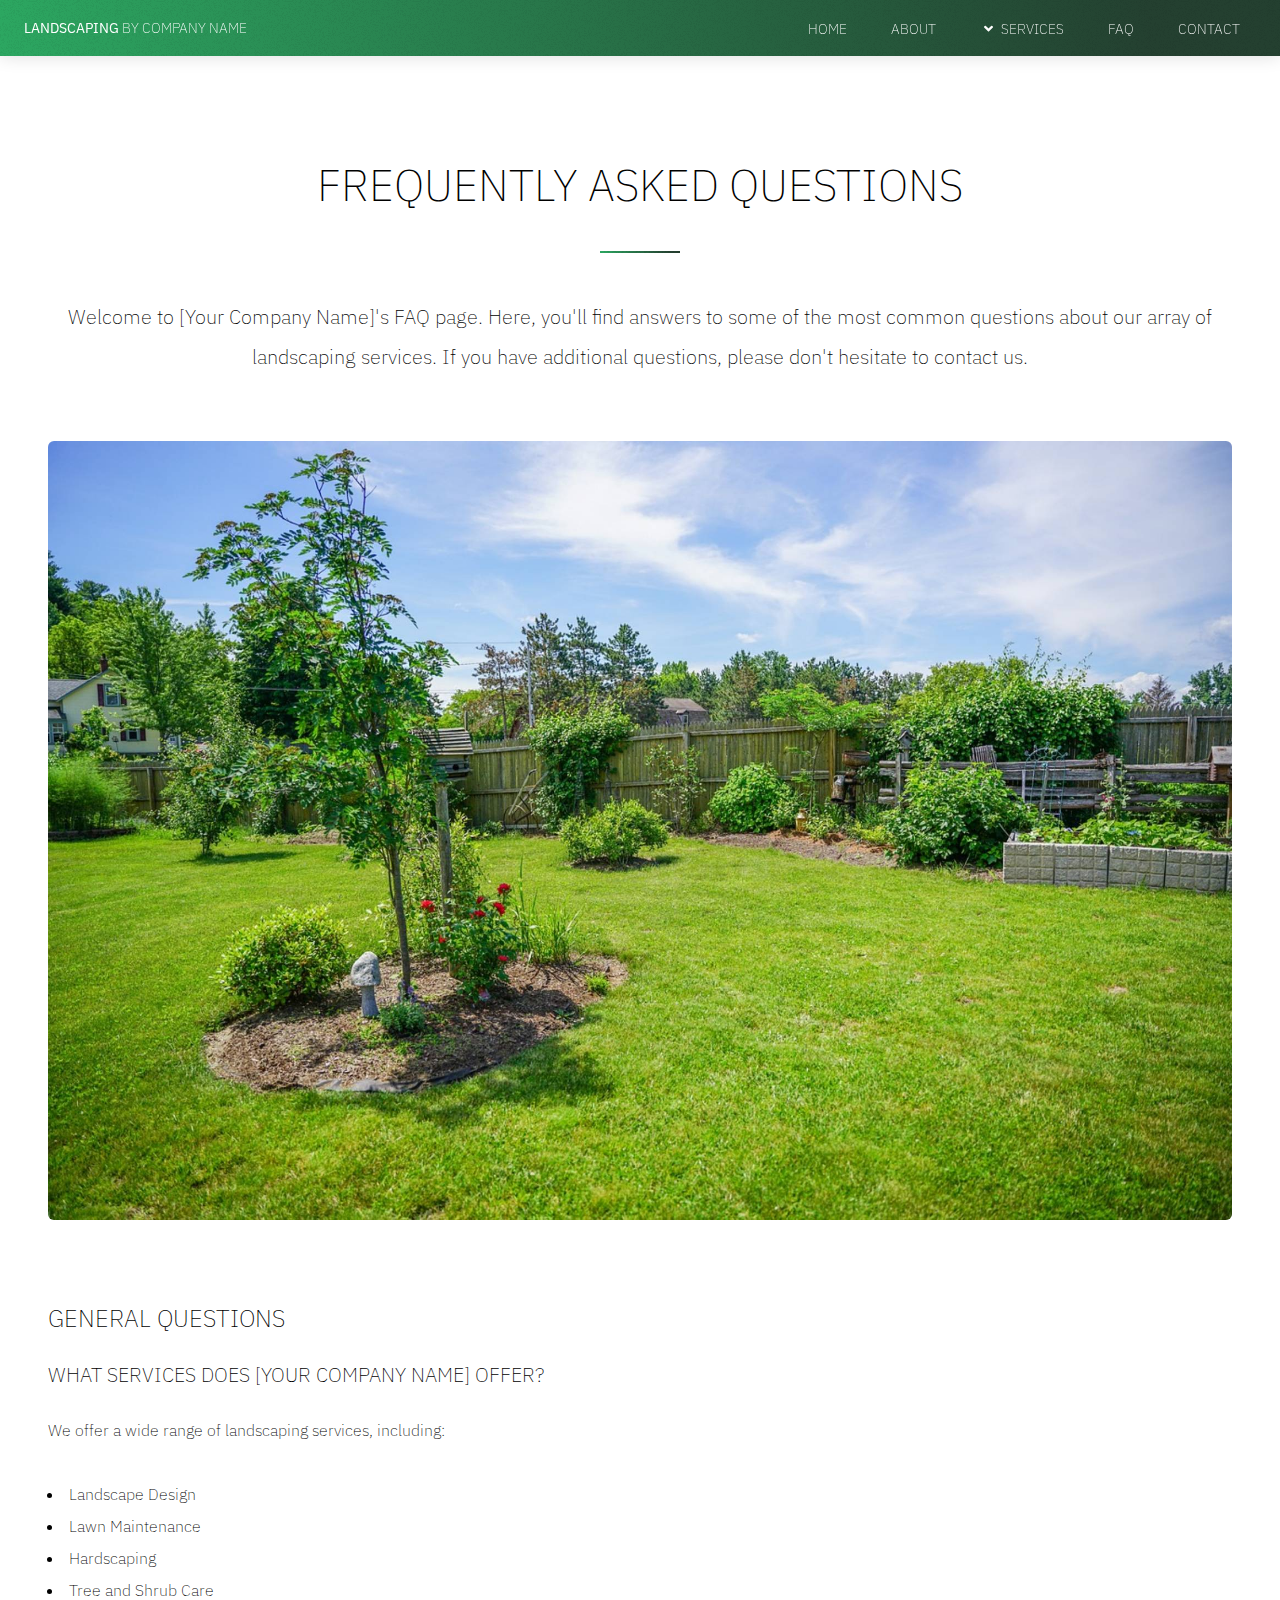
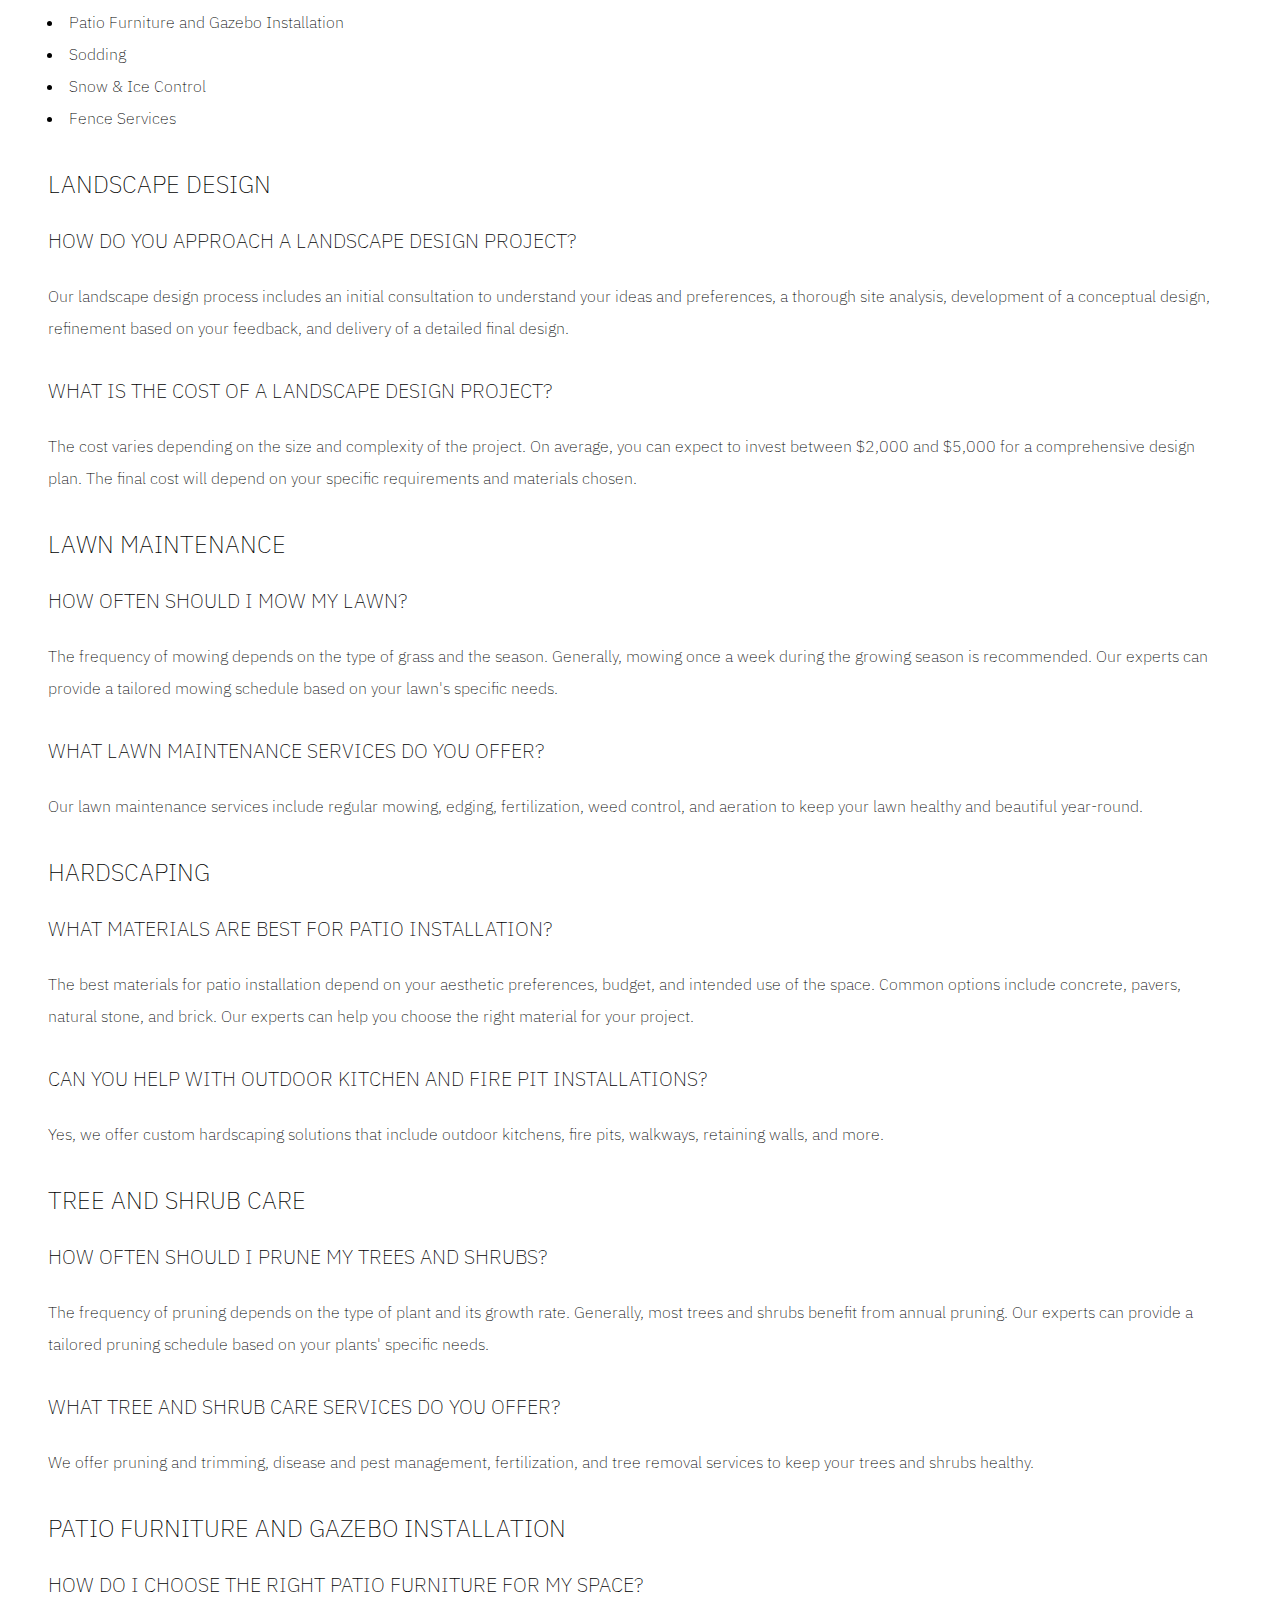
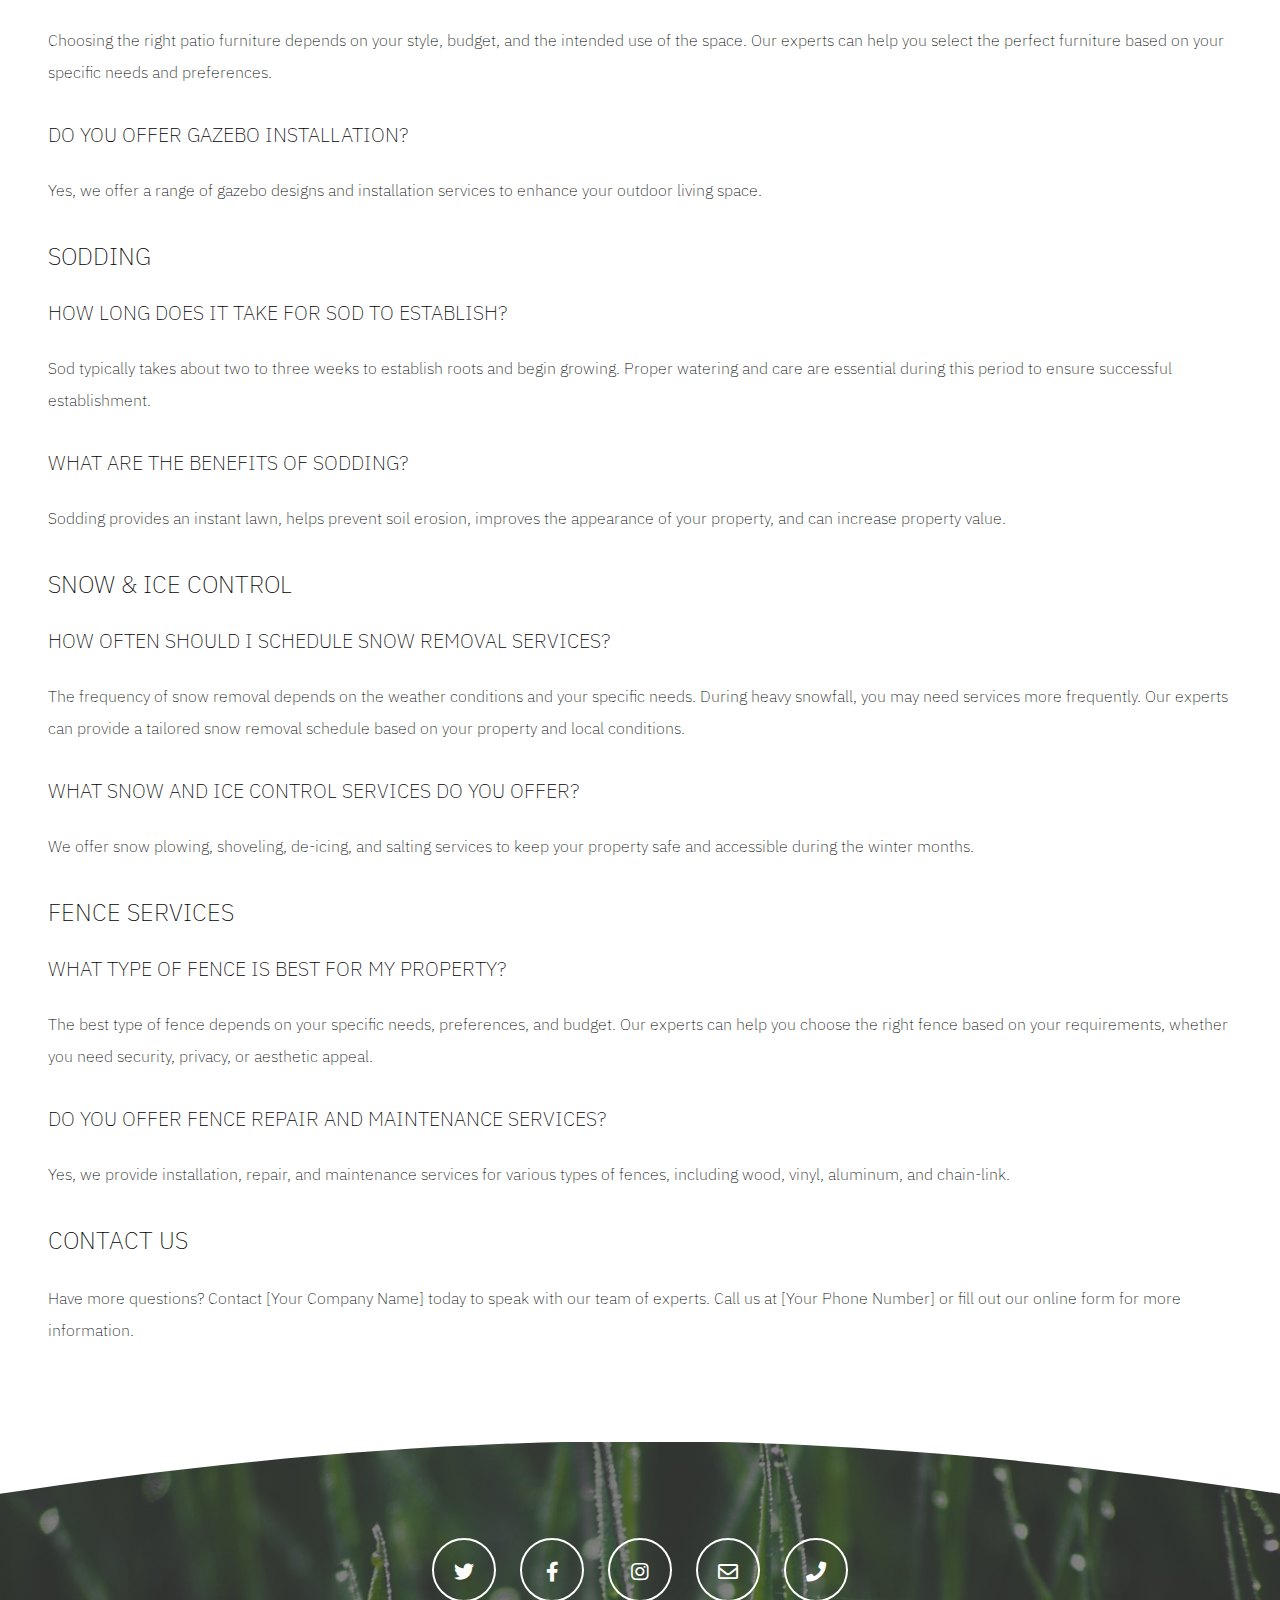
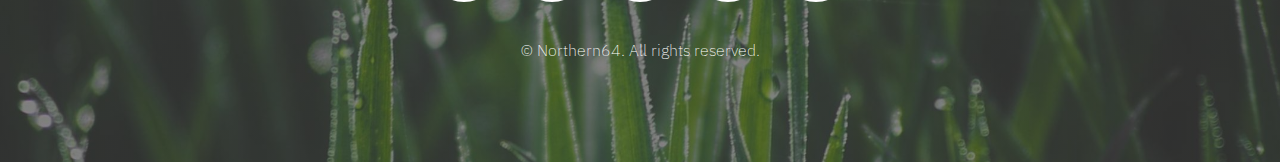
<file: faq.html>
<!DOCTYPE HTML>
<html>
	<head>
		<title>Tree And Shrub Care Services</title>
		<link rel="icon" type="image/x-icon" href="images/favicon.ico.png">
		<meta charset="utf-8" />
		<meta name="viewport" content="width=device-width, initial-scale=1, user-scalable=no" />
		<meta name="description" content="" />
		<meta name="keywords" content="" />
		<link rel="stylesheet" href="assets/css/main.css" />
	</head>
	<body class="is-preload">

		<!-- Wrapper -->
			<div id="wrapper">

				<!-- Header -->
					<section id="header">

						<!-- Logo -->
							<a href="index.html" class="logo"><strong>Landscaping</strong> by Company Name</a>

						<!-- Nav -->
						<nav id="nav">
							<ul>
								<li><a href="index.html">Home</a></li>
								<li><a href="generic.html">About</a></li>
								<li>
									<a href="#" class="icon solid fa-angle-down">Services</a>
									<ul>
										<li><a href="landscape-design.html">Landscape Design</a></li>
										<li class="current"><a href="tree-and-shrub-care.html">Tree And Shrub Care</a></li>
										<li><a href="lawn-maintenance.html">Lawn Maintenance</a></li>
										<li><a href="sodding.html">Sodding</a></li>
										<li><a href="Patio Furniture and Gazebo Installation.html">Patio Furniture Installation</a></li>
										<li><a href="fence-services.html">Fence Services</a></li>
										<li><a href="snow-ice-services.html">Snow And Ice Services</a></li>
									</ul>
								</li>
								<li><a href="generic.html">FAQ</a></li>
								<li><a href="generic.html">Contact</a></li>
							</ul>
						</nav>

					</section>

				<!-- Section -->
					<section class="wrapper style1">
						<div class="inner">
							<header class="major special">
								<h1>Frequently Asked Questions</h1>
								<p>Welcome to [Your Company Name]'s FAQ page. Here, you'll find answers to some of the most common questions about our array of landscaping services. If you have additional questions, please don't hesitate to contact us.</p>							</header>
							<div class="image main"><img src="images/main-slider.jpg" alt="" /></div>
							<h3>General Questions</h3>
							<h4>What services does [Your Company Name] offer?</h4>
							<p>We offer a wide range of landscaping services, including:</p>
							<ul>
								<li>Landscape Design</li>
								<li>Lawn Maintenance</li>
								<li>Hardscaping</li>
								<li>Tree and Shrub Care</li>
								<li>Patio Furniture and Gazebo Installation</li>
								<li>Sodding</li>
								<li>Snow & Ice Control</li>
								<li>Fence Services</li>
							</ul>

							<h3>Landscape Design</h3>
							<h4>How do you approach a landscape design project?</h4>
							<p>Our landscape design process includes an initial consultation to understand your ideas and preferences, a thorough site analysis, development of a conceptual design, refinement based on your feedback, and delivery of a detailed final design.</p>

							<h4>What is the cost of a landscape design project?</h4>
							<p>The cost varies depending on the size and complexity of the project. On average, you can expect to invest between $2,000 and $5,000 for a comprehensive design plan. The final cost will depend on your specific requirements and materials chosen.</p>

							<h3>Lawn Maintenance</h3>
							<h4>How often should I mow my lawn?</h4>
							<p>The frequency of mowing depends on the type of grass and the season. Generally, mowing once a week during the growing season is recommended. Our experts can provide a tailored mowing schedule based on your lawn's specific needs.</p>

							<h4>What lawn maintenance services do you offer?</h4>
							<p>Our lawn maintenance services include regular mowing, edging, fertilization, weed control, and aeration to keep your lawn healthy and beautiful year-round.</p>

							<h3>Hardscaping</h3>
							<h4>What materials are best for patio installation?</h4>
							<p>The best materials for patio installation depend on your aesthetic preferences, budget, and intended use of the space. Common options include concrete, pavers, natural stone, and brick. Our experts can help you choose the right material for your project.</p>

							<h4>Can you help with outdoor kitchen and fire pit installations?</h4>
							<p>Yes, we offer custom hardscaping solutions that include outdoor kitchens, fire pits, walkways, retaining walls, and more.</p>

							<h3>Tree and Shrub Care</h3>
							<h4>How often should I prune my trees and shrubs?</h4>
							<p>The frequency of pruning depends on the type of plant and its growth rate. Generally, most trees and shrubs benefit from annual pruning. Our experts can provide a tailored pruning schedule based on your plants' specific needs.</p>

							<h4>What tree and shrub care services do you offer?</h4>
							<p>We offer pruning and trimming, disease and pest management, fertilization, and tree removal services to keep your trees and shrubs healthy.</p>

							<h3>Patio Furniture and Gazebo Installation</h3>
							<h4>How do I choose the right patio furniture for my space?</h4>
							<p>Choosing the right patio furniture depends on your style, budget, and the intended use of the space. Our experts can help you select the perfect furniture based on your specific needs and preferences.</p>

							<h4>Do you offer gazebo installation?</h4>
							<p>Yes, we offer a range of gazebo designs and installation services to enhance your outdoor living space.</p>

							<h3>Sodding</h3>
							<h4>How long does it take for sod to establish?</h4>
							<p>Sod typically takes about two to three weeks to establish roots and begin growing. Proper watering and care are essential during this period to ensure successful establishment.</p>

							<h4>What are the benefits of sodding?</h4>
							<p>Sodding provides an instant lawn, helps prevent soil erosion, improves the appearance of your property, and can increase property value.</p>

							<h3>Snow & Ice Control</h3>
							<h4>How often should I schedule snow removal services?</h4>
							<p>The frequency of snow removal depends on the weather conditions and your specific needs. During heavy snowfall, you may need services more frequently. Our experts can provide a tailored snow removal schedule based on your property and local conditions.</p>

							<h4>What snow and ice control services do you offer?</h4>
							<p>We offer snow plowing, shoveling, de-icing, and salting services to keep your property safe and accessible during the winter months.</p>

							<h3>Fence Services</h3>
							<h4>What type of fence is best for my property?</h4>
							<p>The best type of fence depends on your specific needs, preferences, and budget. Our experts can help you choose the right fence based on your requirements, whether you need security, privacy, or aesthetic appeal.</p>

							<h4>Do you offer fence repair and maintenance services?</h4>
							<p>Yes, we provide installation, repair, and maintenance services for various types of fences, including wood, vinyl, aluminum, and chain-link.</p>

							<h3>Contact Us</h3>
							<p>Have more questions? Contact [Your Company Name] today to speak with our team of experts. Call us at [Your Phone Number] or fill out our online form for more information.</p>
						</div>
					</section>

				<!-- Footer -->
					<section id="footer">
						<ul class="icons">
							<li><a href="#" class="icon alt brands fa-twitter"><span class="label">Twitter</span></a></li>
							<li><a href="#" class="icon alt brands fa-facebook-f"><span class="label">Facebook</span></a></li>
							<li><a href="#" class="icon alt brands fa-instagram"><span class="label">Instagram</span></a></li>
							<li><a href="#" class="icon alt fa-envelope"><span class="label">Email</span></a></li>
							<li><a href="#" class="icon alt solid fa-phone"><span class="label">Phone</span></a></li>
						</ul>
						<p class="copyright">
							&copy; Northern64. All rights reserved.
						</p>
					</section>

			</div>

		<!-- Scripts -->
			<script src="assets/js/jquery.min.js"></script>
			<script src="assets/js/jquery.dropotron.min.js"></script>
			<script src="assets/js/jquery.scrollex.min.js"></script>
			<script src="assets/js/jquery.scrolly.min.js"></script>
			<script src="assets/js/browser.min.js"></script>
			<script src="assets/js/breakpoints.min.js"></script>
			<script src="assets/js/util.js"></script>
			<script src="assets/js/main.js"></script>

	</body>
</html>
</file>
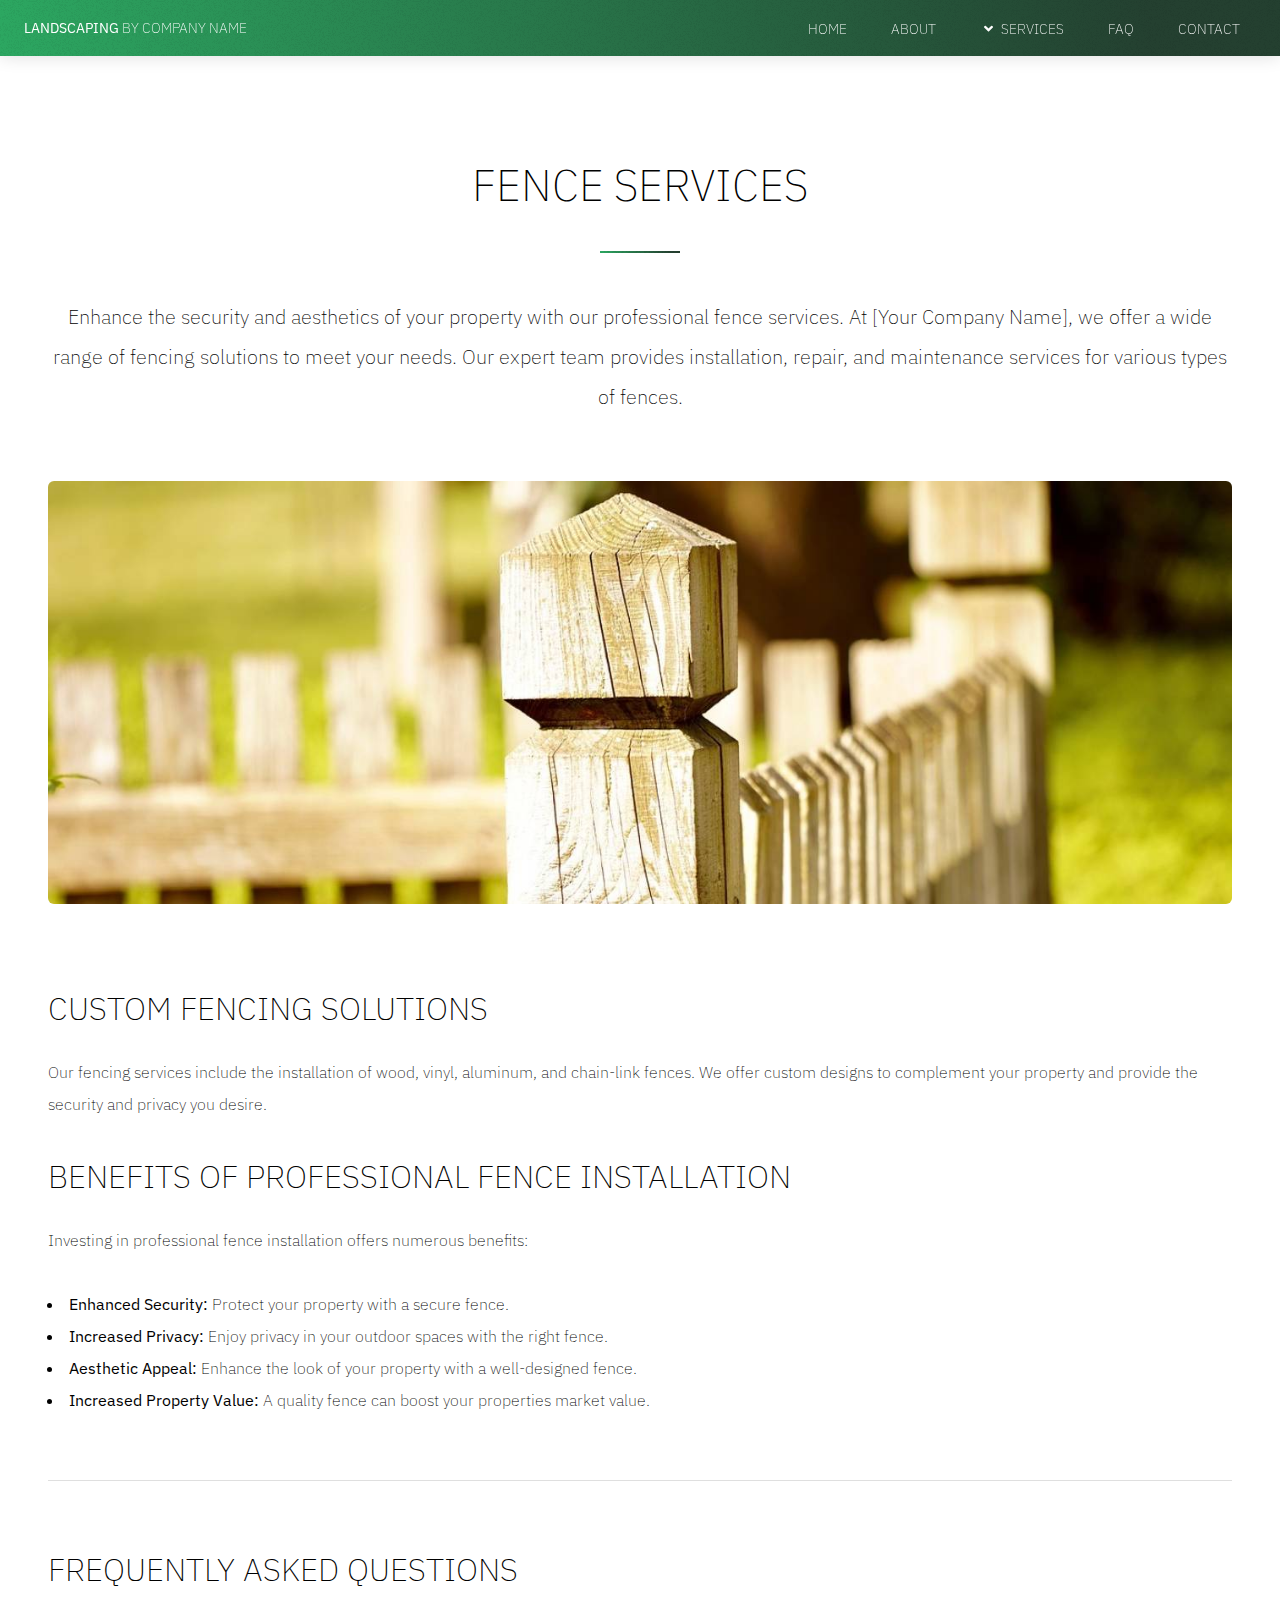
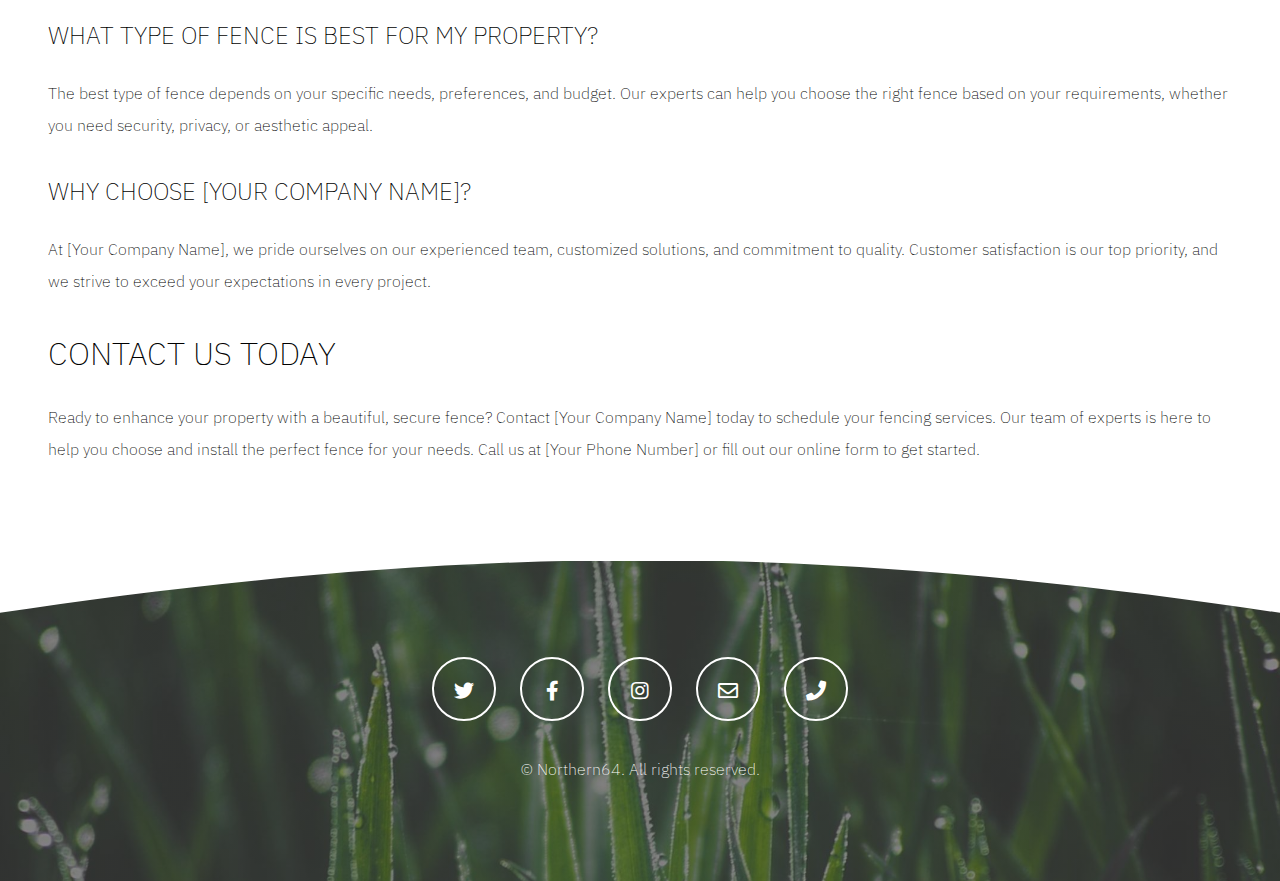
<file: fence-services.html>
<!DOCTYPE HTML>
<html>
	<head>
		<title>Fence Services - [Your Company Name]</title>
		<link rel="icon" type="image/x-icon" href="images/favicon.ico.png">
		<meta charset="utf-8" />
		<meta name="viewport" content="width=device-width, initial-scale=1, user-scalable=no" />
		<meta name="description" content="" />
		<meta name="keywords" content="" />
		<link rel="stylesheet" href="assets/css/main.css" />
	</head>
	<body class="is-preload">

		<!-- Wrapper -->
			<div id="wrapper">

				<!-- Header -->
					<section id="header">

						<!-- Logo -->
							<a href="index.html" class="logo"><strong>Landscaping</strong> by Company Name</a>

						<!-- Nav -->
						<nav id="nav">
							<ul>
								<li><a href="index.html">Home</a></li>
								<li><a href="generic.html">About</a></li>
								<li>
									<a href="#" class="icon solid fa-angle-down">Services</a>
									<ul>
										<li><a href="landscape-design.html">Landscape Design</a></li>
										<li><a href="tree-and-shrub-care.html">Tree And Shrub Care</a></li>
										<li><a href="lawn-maintenance.html">Lawn Maintenance</a></li>
										<li><a href="sodding.html">Sodding</a></li>
										<li><a href="Patio Furniture and Gazebo Installation.html">Patio Furniture Installation</a></li>
										<li class="current"><a href="fence-services.html">Fence Services</a></li>
										<li><a href="snow-ice-services.html">Snow And Ice Services</a></li>
									</ul>
								</li>
								<li><a href="generic.html">FAQ</a></li>
								<li><a href="generic.html">Contact</a></li>
							</ul>
						</nav>

					</section>

				<!-- Section -->
					<section class="wrapper style1">
						<div class="inner">
							<header class="major special">
								<h1>Fence Services</h1>
								<p>Enhance the security and aesthetics of your property with our professional fence services. At [Your Company Name], we offer a wide range of fencing solutions to meet your needs. Our expert team provides installation, repair, and maintenance services for various types of fences.</p>
							</header>
							<div class="image main"><img src="images/fence-services.jpg" alt="" /></div>
							<h2>Custom Fencing Solutions</h2>
							<p>Our fencing services include the installation of wood, vinyl, aluminum, and chain-link fences. We offer custom designs to complement your property and provide the security and privacy you desire.</p>
							<h2>Benefits of Professional Fence Installation</h2>
							<p>Investing in professional fence installation offers numerous benefits:</p>
							<ul>
								<li><b>Enhanced Security:</b> Protect your property with a secure fence.</li>
								<li><b>Increased Privacy:</b> Enjoy privacy in your outdoor spaces with the right fence.</li>
								<li><b>Aesthetic Appeal:</b> Enhance the look of your property with a well-designed fence.</li>
								<li><b>Increased Property Value:</b> A quality fence can boost your properties market value.</li>
							</ul>
							<hr class="major" />
							<h2>Frequently Asked Questions</h2>
							<h3>What type of fence is best for my property?</h3>
                            <p>The best type of fence depends on your specific needs, preferences, and budget. Our experts can help you choose the right fence based on your requirements, whether you need security, privacy, or aesthetic appeal.</p>
							<h3>Why Choose [Your Company Name]?</h3>
							<p>At [Your Company Name], we pride ourselves on our experienced team, customized solutions, and commitment to quality. Customer satisfaction is our top priority, and we strive to exceed your expectations in every project.</p>
							<h2>Contact Us Today</h2>
							<p>Ready to enhance your property with a beautiful, secure fence? Contact [Your Company Name] today to schedule your fencing services. Our team of experts is here to help you choose and install the perfect fence for your needs. Call us at [Your Phone Number] or fill out our online form to get started.</p>
						</div>
					</section>

				<!-- Footer -->
					<section id="footer">
						<ul class="icons">
							<li><a href="#" class="icon alt brands fa-twitter"><span class="label">Twitter</span></a></li>
							<li><a href="#" class="icon alt brands fa-facebook-f"><span class="label">Facebook</span></a></li>
							<li><a href="#" class="icon alt brands fa-instagram"><span class="label">Instagram</span></a></li>
							<li><a href="#" class="icon alt fa-envelope"><span class="label">Email</span></a></li>
							<li><a href="#" class="icon alt solid fa-phone"><span class="label">Phone</span></a></li>
						</ul>
						<p class="copyright">
							&copy; Northern64. All rights reserved.
						</p>
					</section>

			</div>

		<!-- Scripts -->
			<script src="assets/js/jquery.min.js"></script>
			<script src="assets/js/jquery.dropotron.min.js"></script>
			<script src="assets/js/jquery.scrollex.min.js"></script>
			<script src="assets/js/jquery.scrolly.min.js"></script>
			<script src="assets/js/browser.min.js"></script>
			<script src="assets/js/breakpoints.min.js"></script>
			<script src="assets/js/util.js"></script>
			<script src="assets/js/main.js"></script>

	</body>
</html>
</file>
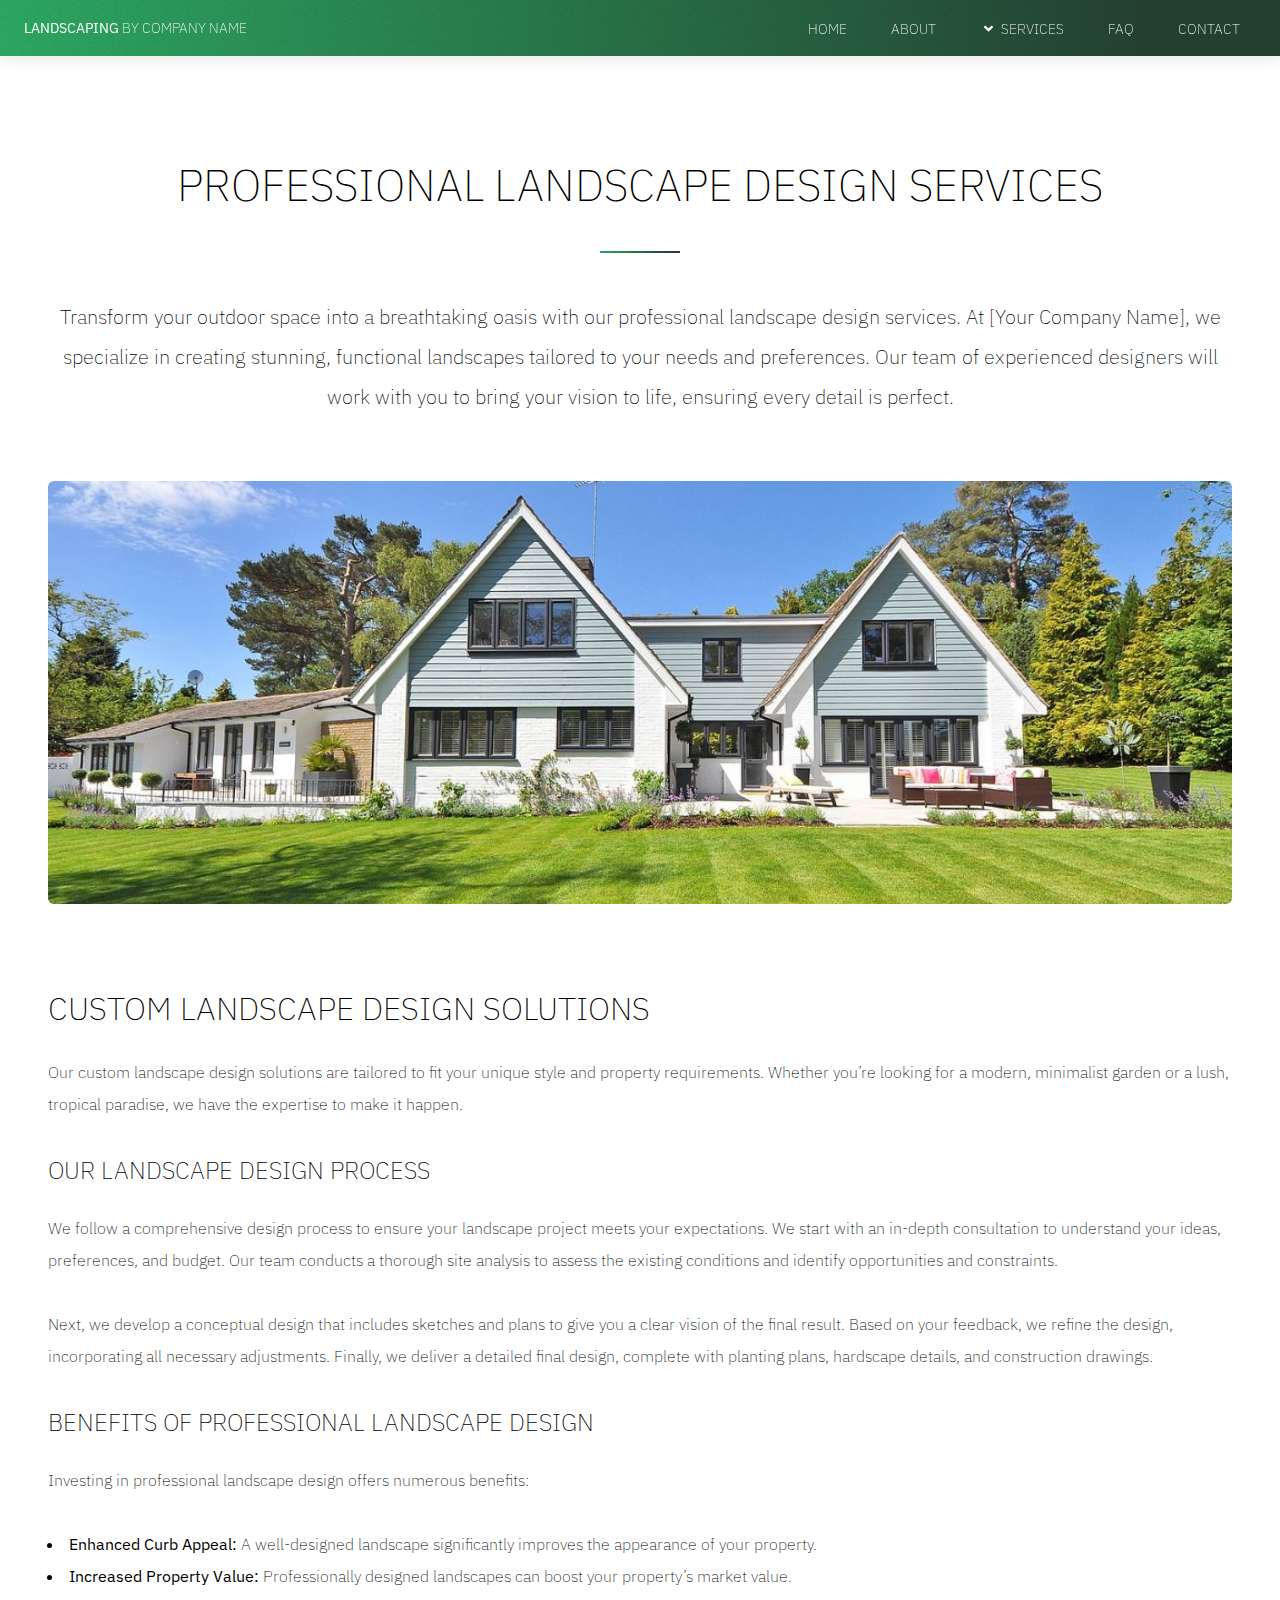
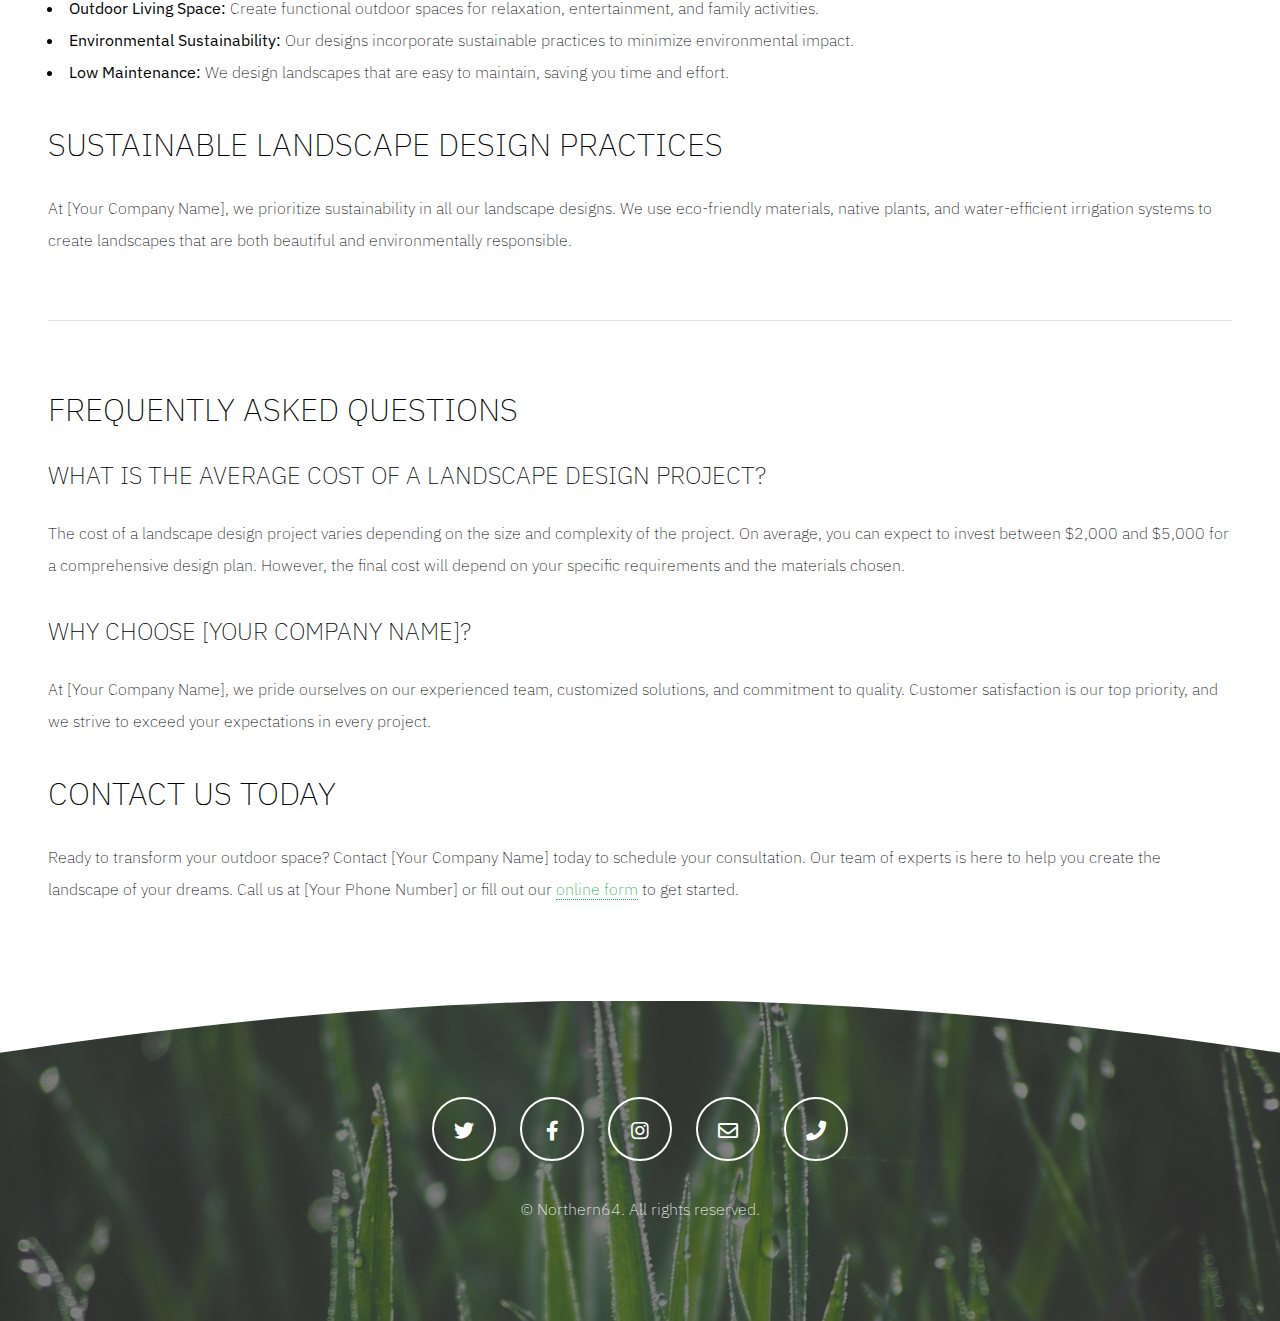
<file: landscape-design.html>
<!DOCTYPE HTML>
<html>
	<head>
		<title>Landscape Design - [Your Company Name]</title>
		<link rel="icon" type="image/x-icon" href="images/favicon.ico.png">
		<meta charset="utf-8" />
		<meta name="viewport" content="width=device-width, initial-scale=1, user-scalable=no" />
		<meta name="description" content="" />
		<meta name="keywords" content="" />
		<link rel="stylesheet" href="assets/css/main.css" />
	</head>
	<body class="is-preload">

		<!-- Wrapper -->
			<div id="wrapper">

				<!-- Header -->
					<section id="header">

						<!-- Logo -->
							<a href="index.html" class="logo"><strong>Landscaping</strong> by Company Name</a>

						<!-- Nav -->
						<nav id="nav">
							<ul>
								<li><a href="index.html">Home</a></li>
								<li><a href="generic.html">About</a></li>
								<li>
									<a href="#" class="icon solid fa-angle-down">Services</a>
									<ul>
										<li class="current"><a href="landscape-design.html">Landscape Design</a></li>
										<li><a href="tree-and-shrub-care.html">Tree And Shrub Care</a></li>
										<li><a href="lawn-maintenance.html">Lawn Maintenance</a></li>
										<li><a href="sodding.html">Sodding</a></li>
										<li><a href="Patio Furniture and Gazebo Installation.html">Patio Furniture Installation</a></li>
										<li><a href="fence-services.html">Fence Services</a></li>
										<li><a href="snow-ice-services.html">Snow And Ice Services</a></li>
									</ul>
								</li>
								<li><a href="generic.html">FAQ</a></li>
								<li><a href="generic.html">Contact</a></li>
							</ul>
						</nav>
					</section>

				<!-- Section -->
					<section class="wrapper style1">
						<div class="inner">
							<header class="major special">
								<h1>Professional Landscape Design Services</h1>
								<p>Transform your outdoor space into a breathtaking oasis with our professional landscape design services. At [Your Company Name], we specialize in creating stunning, functional landscapes tailored to your needs and preferences. Our team of experienced designers will work with you to bring your vision to life, ensuring every detail is perfect.</p>
							</header>
							<div class="image main"><img src="images/landscape-design.jpg" alt="Custom landscape design plan" /></div>
							<h2>Custom Landscape Design Solutions</h2>
    						<p>Our custom landscape design solutions are tailored to fit your unique style and property requirements. Whether you’re looking for a modern, minimalist garden or a lush, tropical paradise, we have the expertise to make it happen.</p>
							<h3>Our Landscape Design Process</h3>
							<p>We follow a comprehensive design process to ensure your landscape project meets your expectations. We start with an in-depth consultation to understand your ideas, preferences, and budget. Our team conducts a thorough site analysis to assess the existing conditions and identify opportunities and constraints.</p>
							<p>Next, we develop a conceptual design that includes sketches and plans to give you a clear vision of the final result. Based on your feedback, we refine the design, incorporating all necessary adjustments. Finally, we deliver a detailed final design, complete with planting plans, hardscape details, and construction drawings.</p>
							<h3>Benefits of Professional Landscape Design</h3>
							<p>Investing in professional landscape design offers numerous benefits:</p>
							<ul>
								<li><strong>Enhanced Curb Appeal:</strong> A well-designed landscape significantly improves the appearance of your property.</li>
								<li><strong>Increased Property Value:</strong> Professionally designed landscapes can boost your property’s market value.</li>
								<li><strong>Outdoor Living Space:</strong> Create functional outdoor spaces for relaxation, entertainment, and family activities.</li>
								<li><strong>Environmental Sustainability:</strong> Our designs incorporate sustainable practices to minimize environmental impact.</li>
								<li><strong>Low Maintenance:</strong> We design landscapes that are easy to maintain, saving you time and effort.</li>
							</ul>
							<h2>Sustainable Landscape Design Practices</h2>
    						<p>At [Your Company Name], we prioritize sustainability in all our landscape designs. We use eco-friendly materials, native plants, and water-efficient irrigation systems to create landscapes that are both beautiful and environmentally responsible.</p>
							<hr class="major" />
							<h2>Frequently Asked Questions</h2>
							<h3>What is the average cost of a landscape design project?</h3>
    						<p>The cost of a landscape design project varies depending on the size and complexity of the project. On average, you can expect to invest between $2,000 and $5,000 for a comprehensive design plan. However, the final cost will depend on your specific requirements and the materials chosen.</p>
							<h3>Why Choose [Your Company Name]?</h3>
							<p>At [Your Company Name], we pride ourselves on our experienced team, customized solutions, and commitment to quality. Customer satisfaction is our top priority, and we strive to exceed your expectations in every project.</p>
							<h2>Contact Us Today</h2>
							<p>Ready to transform your outdoor space? Contact [Your Company Name] today to schedule your consultation. Our team of experts is here to help you create the landscape of your dreams. Call us at [Your Phone Number] or fill out our <a href="[Online Form URL]">online form</a> to get started.</p>
						</div>
					</section>

				<!-- Footer -->
					<section id="footer">
						<ul class="icons">
							<li><a href="#" class="icon alt brands fa-twitter"><span class="label">Twitter</span></a></li>
							<li><a href="#" class="icon alt brands fa-facebook-f"><span class="label">Facebook</span></a></li>
							<li><a href="#" class="icon alt brands fa-instagram"><span class="label">Instagram</span></a></li>
							<li><a href="#" class="icon alt fa-envelope"><span class="label">Email</span></a></li>
							<li><a href="#" class="icon alt solid fa-phone"><span class="label">Phone</span></a></li>
						</ul>
						<p class="copyright">
							&copy; Northern64. All rights reserved.
						</p>
					</section>

			</div>

		<!-- Scripts -->
			<script src="assets/js/jquery.min.js"></script>
			<script src="assets/js/jquery.dropotron.min.js"></script>
			<script src="assets/js/jquery.scrollex.min.js"></script>
			<script src="assets/js/jquery.scrolly.min.js"></script>
			<script src="assets/js/browser.min.js"></script>
			<script src="assets/js/breakpoints.min.js"></script>
			<script src="assets/js/util.js"></script>
			<script src="assets/js/main.js"></script>

	</body>
</html>
</file>
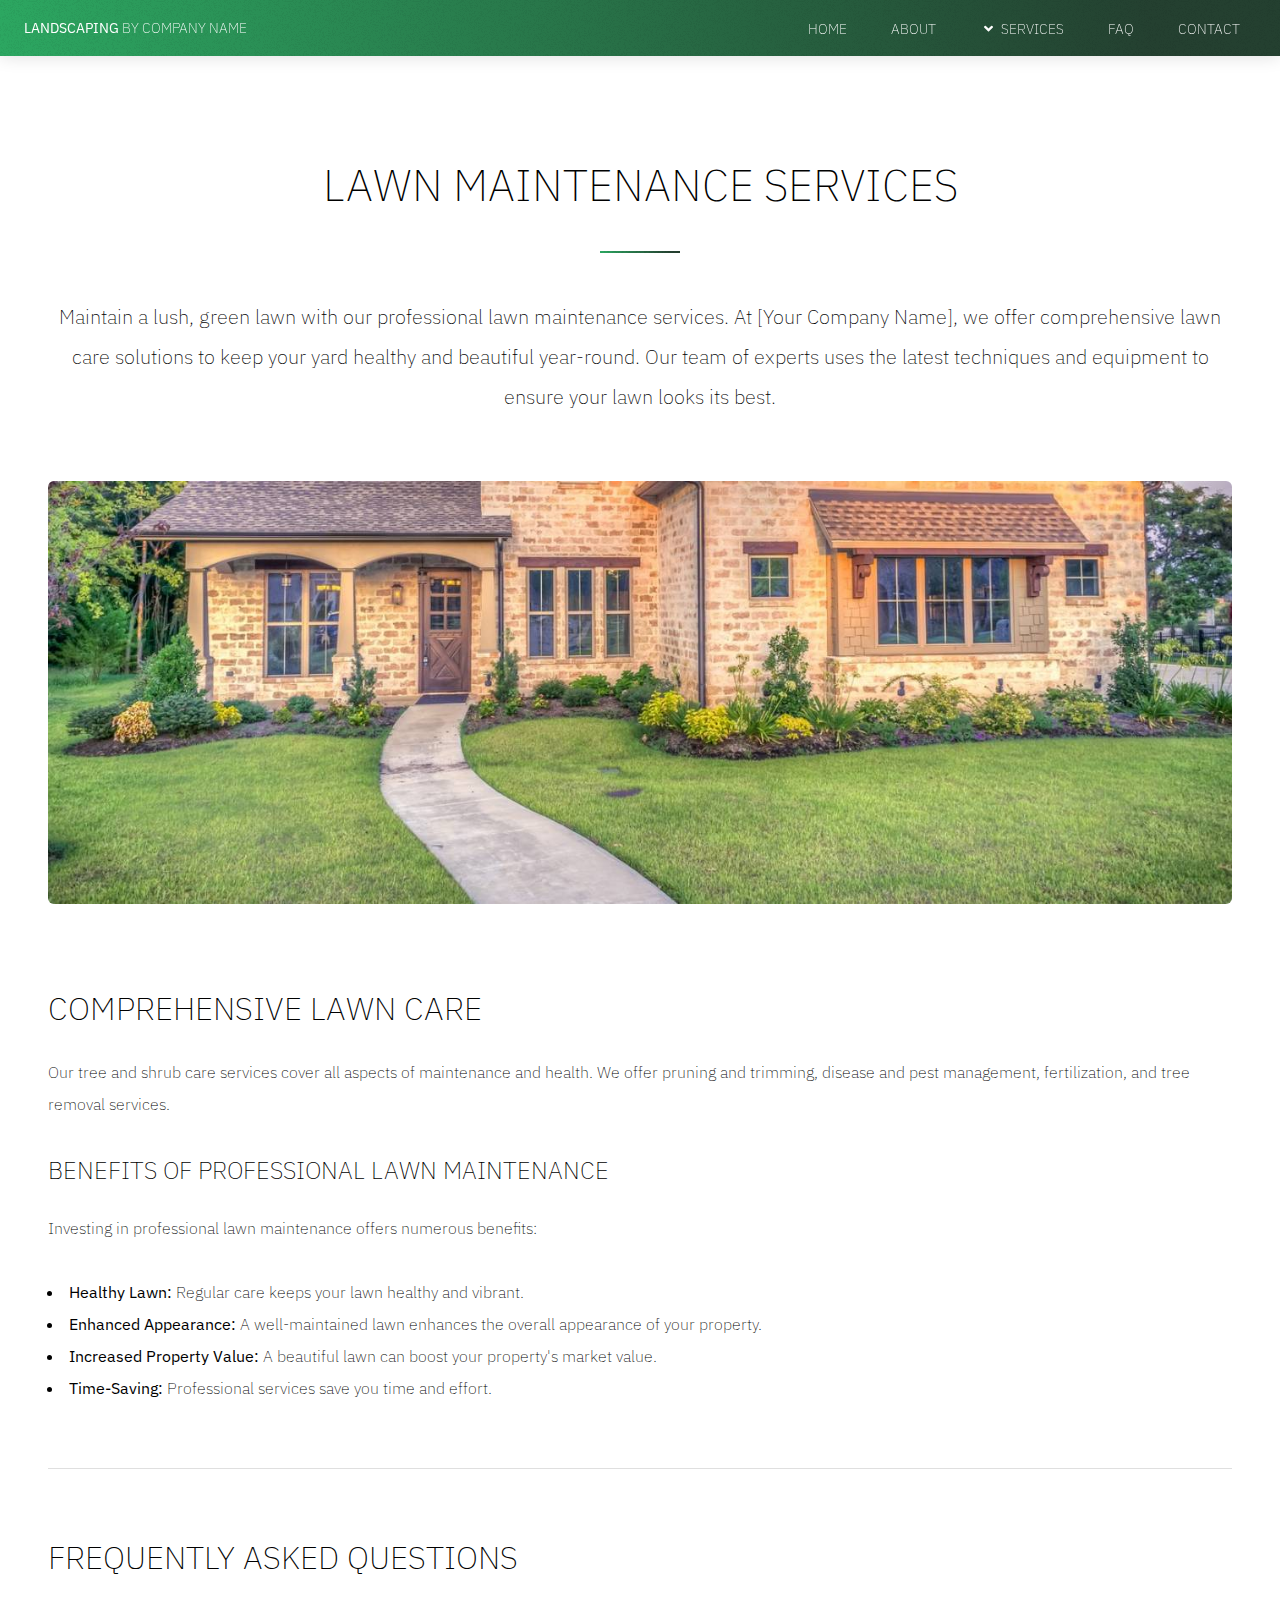
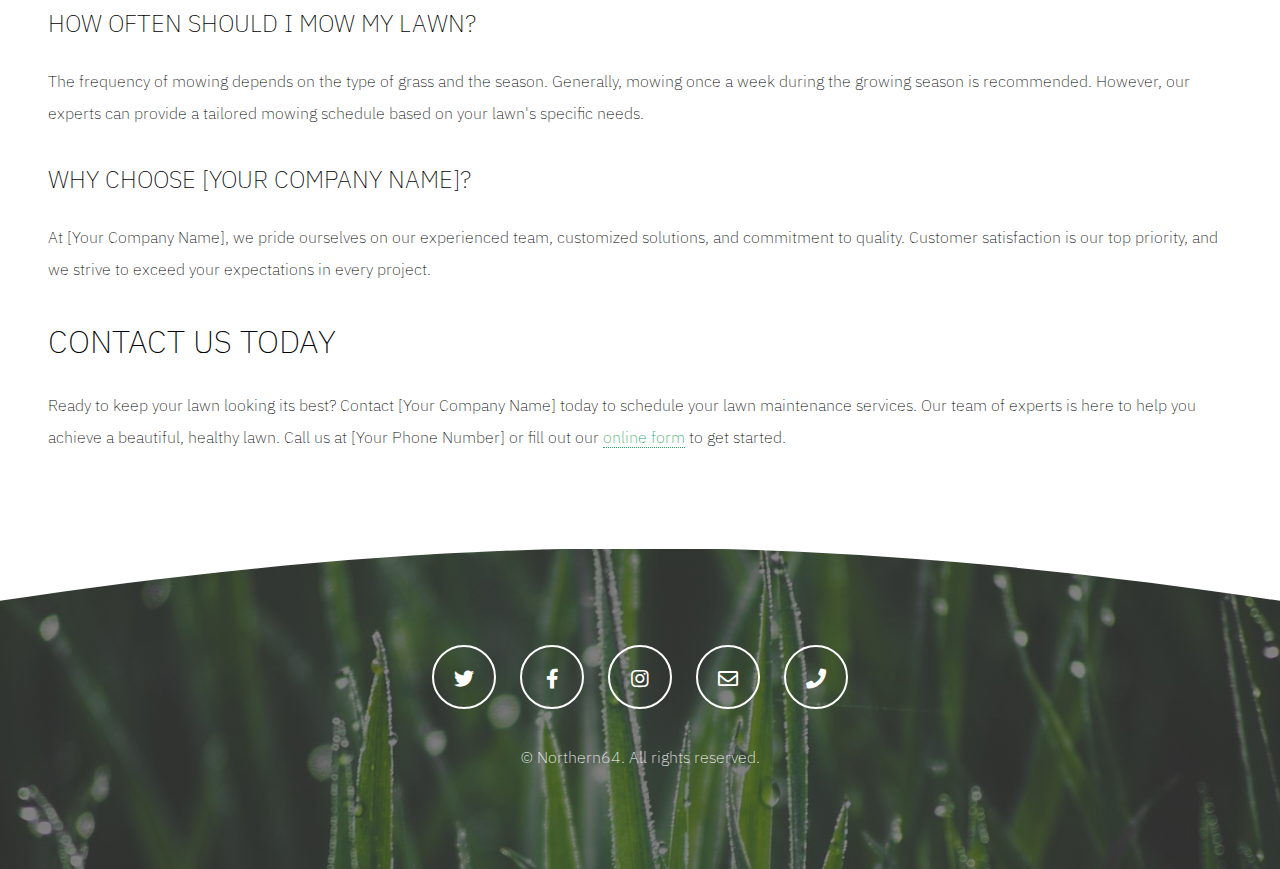
<file: lawn-maintenance.html>
<!DOCTYPE HTML>
<html>
	<head>
		<title>Lawn Maintenance - [Your Company Name]</title>
		<link rel="icon" type="image/x-icon" href="images/favicon.ico.png">
		<meta charset="utf-8" />
		<meta name="viewport" content="width=device-width, initial-scale=1, user-scalable=no" />
		<meta name="description" content="" />
		<meta name="keywords" content="" />
		<link rel="stylesheet" href="assets/css/main.css" />
	</head>
	<body class="is-preload">

		<!-- Wrapper -->
			<div id="wrapper">

				<!-- Header -->
					<section id="header">

						<!-- Logo -->
							<a href="index.html" class="logo"><strong>Landscaping</strong> by Company Name</a>

						<!-- Nav -->
						<nav id="nav">
							<ul>
								<li><a href="index.html">Home</a></li>
								<li><a href="generic.html">About</a></li>
								<li>
									<a href="#" class="icon solid fa-angle-down">Services</a>
									<ul>
										<li><a href="landscape-design.html">Landscape Design</a></li>
										<li><a href="tree-and-shrub-care.html">Tree And Shrub Care</a></li>
										<li class="current"><a href="lawn-maintenance.html">Lawn Maintenance</a></li>
										<li><a href="sodding.html">Sodding</a></li>
										<li><a href="Patio Furniture and Gazebo Installation.html">Patio Furniture Installation</a></li>
										<li><a href="fence-services.html">Fence Services</a></li>
										<li><a href="snow-ice-services.html">Snow And Ice Services</a></li>
									</ul>
								</li>
								<li><a href="generic.html">FAQ</a></li>
								<li><a href="generic.html">Contact</a></li>
							</ul>
						</nav>

					</section>

				<!-- Section -->
					<section class="wrapper style1">
						<div class="inner">
							<header class="major special">
								<h1>Lawn Maintenance Services</h1>
								<p>Maintain a lush, green lawn with our professional lawn maintenance services. At [Your Company Name], we offer comprehensive lawn care solutions to keep your yard healthy and beautiful year-round. Our team of experts uses the latest techniques and equipment to ensure your lawn looks its best.</p>
							</header>
							<div class="image main"><img src="images/lawn-maintenance.jpg" alt="Lawn care professional mowing grass" /></div>
							<h2>Comprehensive Lawn Care</h2>
    						<p>Our tree and shrub care services cover all aspects of maintenance and health. We offer pruning and trimming, disease and pest management, fertilization, and tree removal services.</p>
							<h3>Benefits of Professional Lawn Maintenance</h3>
							<p>Investing in professional lawn maintenance offers numerous benefits:</p>
							<ul>
								<li><strong>Healthy Lawn:</strong> Regular care keeps your lawn healthy and vibrant.</li>
								<li><strong>Enhanced Appearance:</strong> A well-maintained lawn enhances the overall appearance of your property.</li>
								<li><strong>Increased Property Value:</strong> A beautiful lawn can boost your property's market value.</li>
								<li><strong>Time-Saving:</strong> Professional services save you time and effort.</li>
							</ul>
							<hr class="major" />
							<h2>Frequently Asked Questions</h2>
							<h3>How often should I mow my lawn?</h3>
    						<p>The frequency of mowing depends on the type of grass and the season. Generally, mowing once a week during the growing season is recommended. However, our experts can provide a tailored mowing schedule based on your lawn's specific needs.</p>
							<h3>Why Choose [Your Company Name]?</h3>
							<p>At [Your Company Name], we pride ourselves on our experienced team, customized solutions, and commitment to quality. Customer satisfaction is our top priority, and we strive to exceed your expectations in every project.</p>
							<h2>Contact Us Today</h2>
							<p>Ready to keep your lawn looking its best? Contact [Your Company Name] today to schedule your lawn maintenance services. Our team of experts is here to help you achieve a beautiful, healthy lawn. Call us at [Your Phone Number] or fill out our <a href="[Online Form URL]">online form</a> to get started.</p>
						</div>
					</section>

				<!-- Footer -->
					<section id="footer">
						<ul class="icons">
							<li><a href="#" class="icon alt brands fa-twitter"><span class="label">Twitter</span></a></li>
							<li><a href="#" class="icon alt brands fa-facebook-f"><span class="label">Facebook</span></a></li>
							<li><a href="#" class="icon alt brands fa-instagram"><span class="label">Instagram</span></a></li>
							<li><a href="#" class="icon alt fa-envelope"><span class="label">Email</span></a></li>
							<li><a href="#" class="icon alt solid fa-phone"><span class="label">Phone</span></a></li>
						</ul>
						<p class="copyright">
							&copy; Northern64. All rights reserved.
						</p>
					</section>

			</div>

		<!-- Scripts -->
			<script src="assets/js/jquery.min.js"></script>
			<script src="assets/js/jquery.dropotron.min.js"></script>
			<script src="assets/js/jquery.scrollex.min.js"></script>
			<script src="assets/js/jquery.scrolly.min.js"></script>
			<script src="assets/js/browser.min.js"></script>
			<script src="assets/js/breakpoints.min.js"></script>
			<script src="assets/js/util.js"></script>
			<script src="assets/js/main.js"></script>

	</body>
</html>
</file>
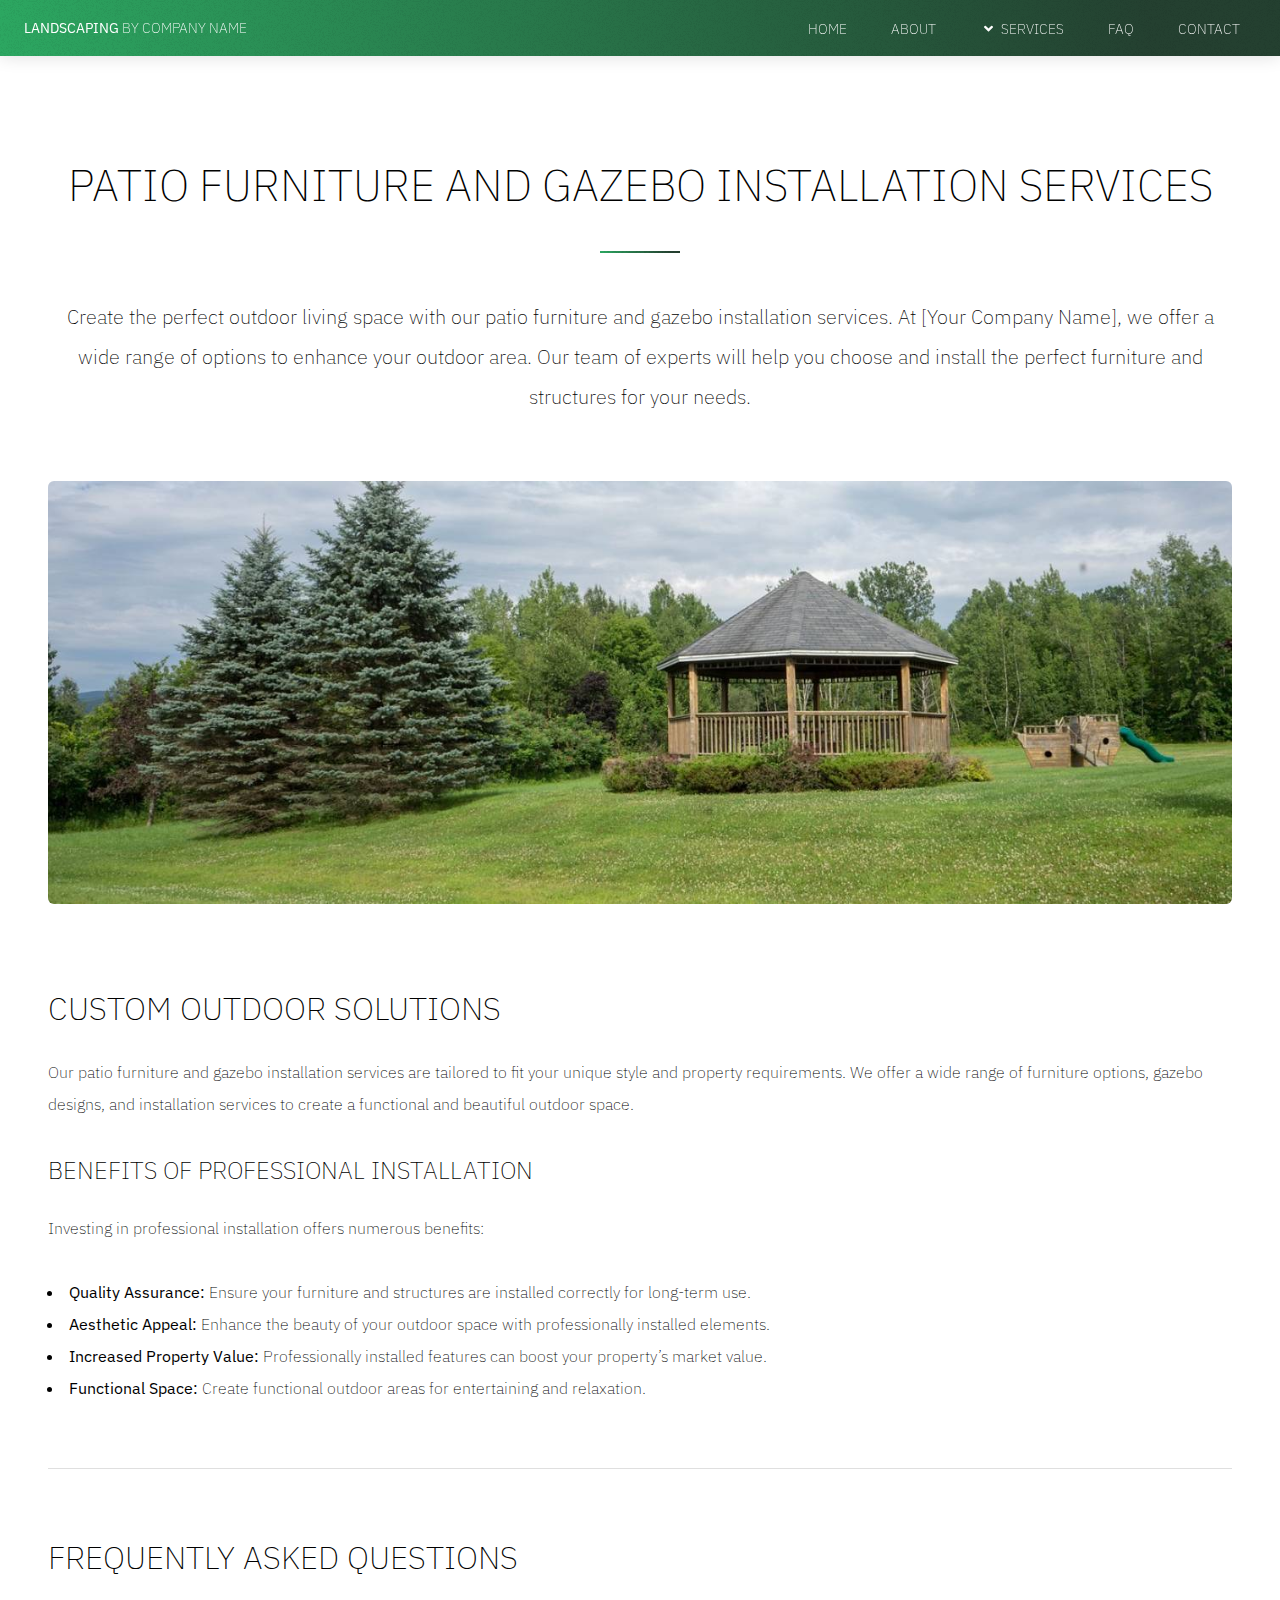
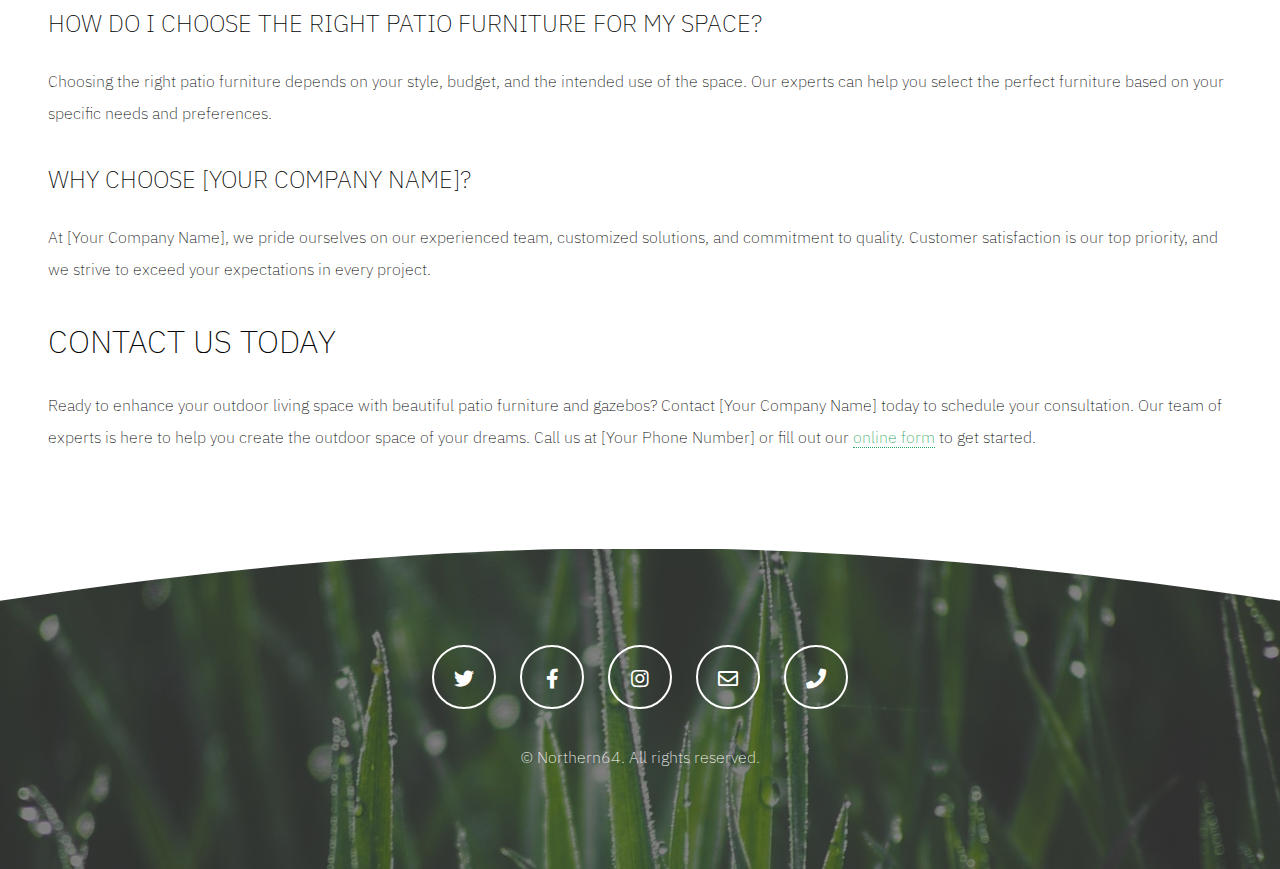
<file: Patio Furniture and Gazebo Installation.html>
<!DOCTYPE HTML>
<html>
	<head>
		<title>Patio Furniture And Gazebo Installation - [Your Company Name]</title>
		<link rel="icon" type="image/x-icon" href="images/favicon.ico.png">
		<meta charset="utf-8" />
		<meta name="viewport" content="width=device-width, initial-scale=1, user-scalable=no" />
		<meta name="description" content="" />
		<meta name="keywords" content="" />
		<link rel="stylesheet" href="assets/css/main.css" />
	</head>
	<body class="is-preload">

		<!-- Wrapper -->
			<div id="wrapper">

				<!-- Header -->
					<section id="header">

						<!-- Logo -->
							<a href="index.html" class="logo"><strong>Landscaping</strong> by Company Name</a>

						<!-- Nav -->
						<nav id="nav">
							<ul>
								<li><a href="index.html">Home</a></li>
								<li><a href="generic.html">About</a></li>
								<li>
									<a href="#" class="icon solid fa-angle-down">Services</a>
									<ul>
										<li><a href="landscape-design.html">Landscape Design</a></li>
										<li><a href="tree-and-shrub-care.html">Tree And Shrub Care</a></li>
										<li><a href="lawn-maintenance.html">Lawn Maintenance</a></li>
										<li><a href="sodding.html">Sodding</a></li>
										<li class="current"><a href="Patio Furniture and Gazebo Installation.html">Patio Furniture Installation</a></li>
										<li><a href="fence-services.html">Fence Services</a></li>
										<li><a href="snow-ice-services.html">Snow And Ice Services</a></li>
									</ul>
								</li>
								<li><a href="generic.html">FAQ</a></li>
								<li><a href="generic.html">Contact</a></li>
							</ul>
						</nav>

					</section>

				<!-- Section -->
					<section class="wrapper style1">
						<div class="inner">
							<header class="major special">
								<h1>Patio Furniture and Gazebo Installation Services</h1>
								<p>Create the perfect outdoor living space with our patio furniture and gazebo installation services. At [Your Company Name], we offer a wide range of options to enhance your outdoor area. Our team of experts will help you choose and install the perfect furniture and structures for your needs.</p>
							</header>
							<div class="image main"><img src="images/patio-furniture.jpg" alt="Beautiful wooden gazebo installation" /></div>
							<h2>Custom Outdoor Solutions</h2>
    						<p>Our patio furniture and gazebo installation services are tailored to fit your unique style and property requirements. We offer a wide range of furniture options, gazebo designs, and installation services to create a functional and beautiful outdoor space.</p>
							<h3>Benefits of Professional Installation</h3>
							<p>Investing in professional installation offers numerous benefits:</p>
							<ul>
								<li><strong>Quality Assurance:</strong> Ensure your furniture and structures are installed correctly for long-term use.</li>
								<li><strong>Aesthetic Appeal:</strong> Enhance the beauty of your outdoor space with professionally installed elements.</li>
								<li><strong>Increased Property Value:</strong> Professionally installed features can boost your property’s market value.</li>
								<li><strong>Functional Space:</strong> Create functional outdoor areas for entertaining and relaxation.</li>
							</ul>
							<hr class="major" />
							<h2>Frequently Asked Questions</h2>
							<h3>How do I choose the right patio furniture for my space?</h3>
							<p>Choosing the right patio furniture depends on your style, budget, and the intended use of the space. Our experts can help you select the perfect furniture based on your specific needs and preferences.</p>
							<h3>Why Choose [Your Company Name]?</h3>
							<p>At [Your Company Name], we pride ourselves on our experienced team, customized solutions, and commitment to quality. Customer satisfaction is our top priority, and we strive to exceed your expectations in every project.</p>
							<h2>Contact Us Today</h2>
							<p>Ready to enhance your outdoor living space with beautiful patio furniture and gazebos? Contact [Your Company Name] today to schedule your consultation. Our team of experts is here to help you create the outdoor space of your dreams. Call us at [Your Phone Number] or fill out our <a href="[Online Form URL]">online form</a> to get started.</p>
						</div>
					</section>

				<!-- Footer -->
					<section id="footer">
						<ul class="icons">
							<li><a href="#" class="icon alt brands fa-twitter"><span class="label">Twitter</span></a></li>
							<li><a href="#" class="icon alt brands fa-facebook-f"><span class="label">Facebook</span></a></li>
							<li><a href="#" class="icon alt brands fa-instagram"><span class="label">Instagram</span></a></li>
							<li><a href="#" class="icon alt fa-envelope"><span class="label">Email</span></a></li>
							<li><a href="#" class="icon alt solid fa-phone"><span class="label">Phone</span></a></li>
						</ul>
						<p class="copyright">
							&copy; Northern64. All rights reserved.
						</p>
					</section>

			</div>

		<!-- Scripts -->
			<script src="assets/js/jquery.min.js"></script>
			<script src="assets/js/jquery.dropotron.min.js"></script>
			<script src="assets/js/jquery.scrollex.min.js"></script>
			<script src="assets/js/jquery.scrolly.min.js"></script>
			<script src="assets/js/browser.min.js"></script>
			<script src="assets/js/breakpoints.min.js"></script>
			<script src="assets/js/util.js"></script>
			<script src="assets/js/main.js"></script>

	</body>
</html>
</file>
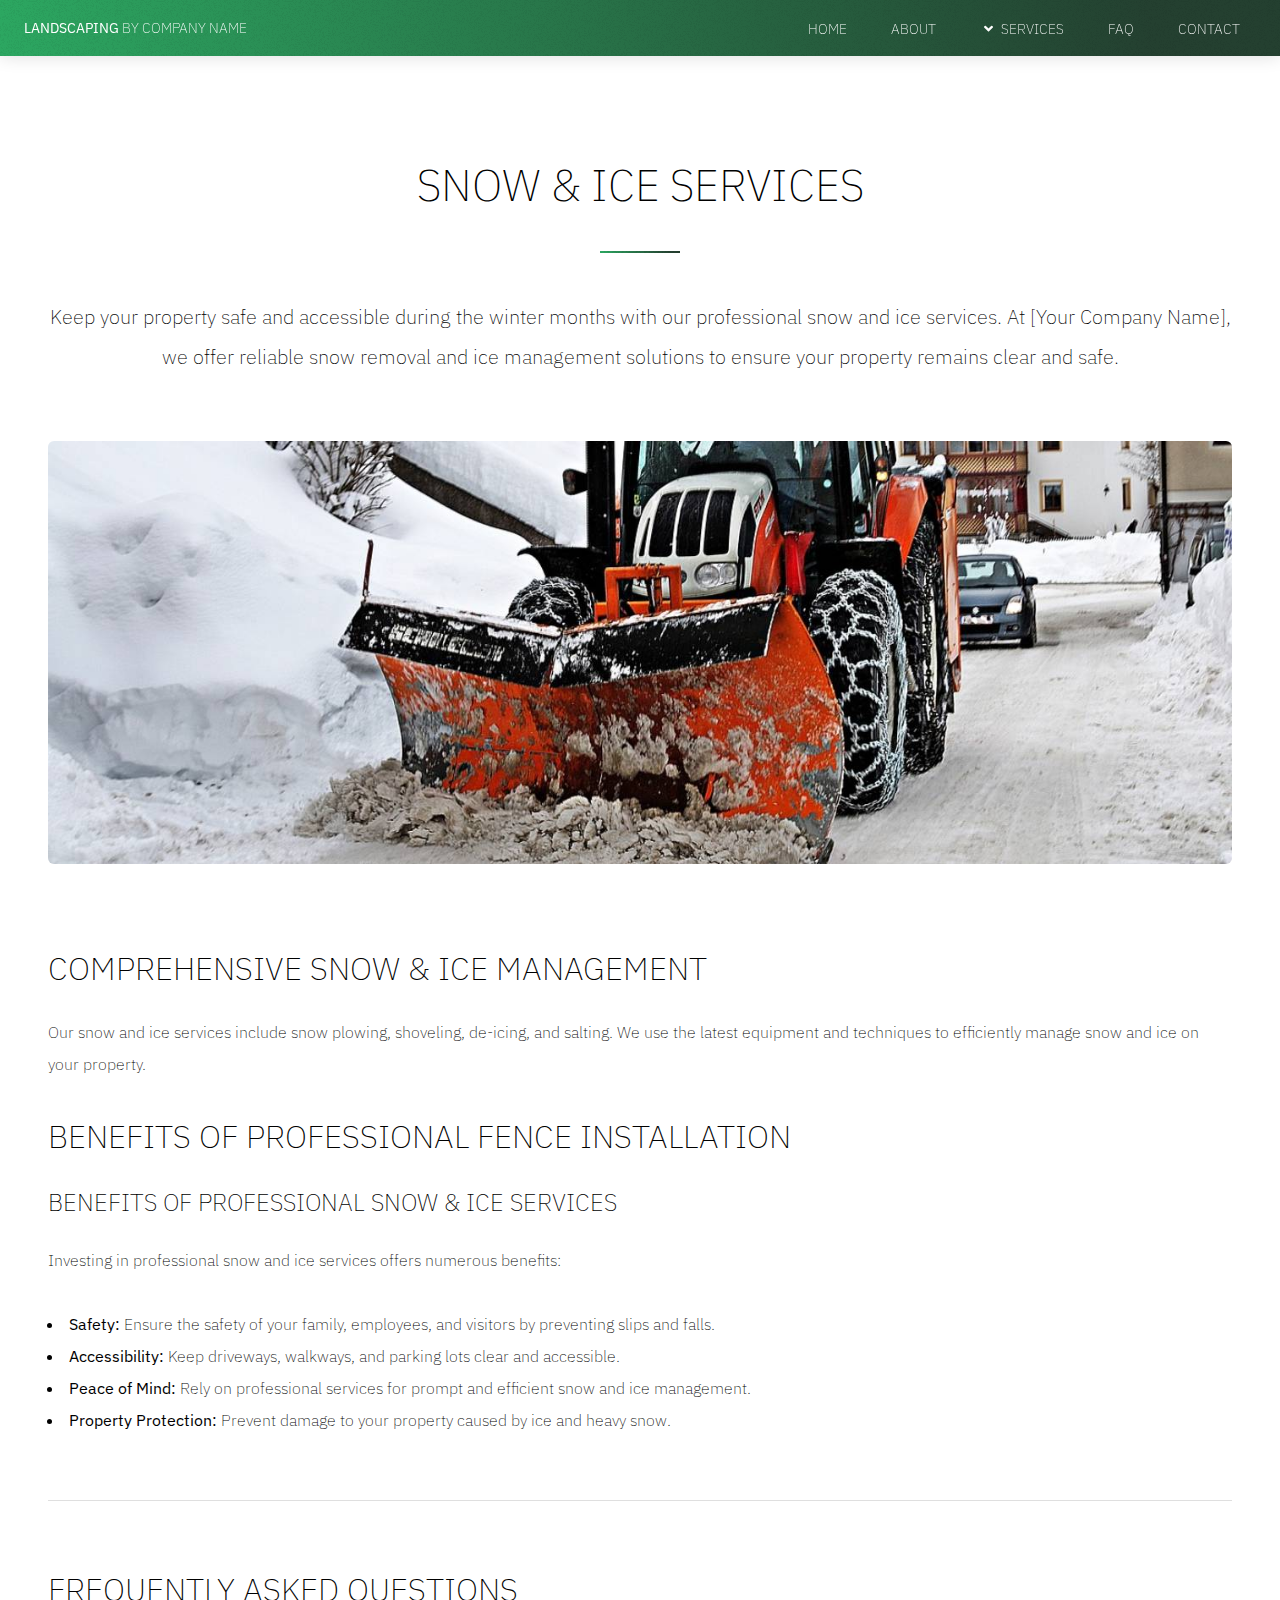
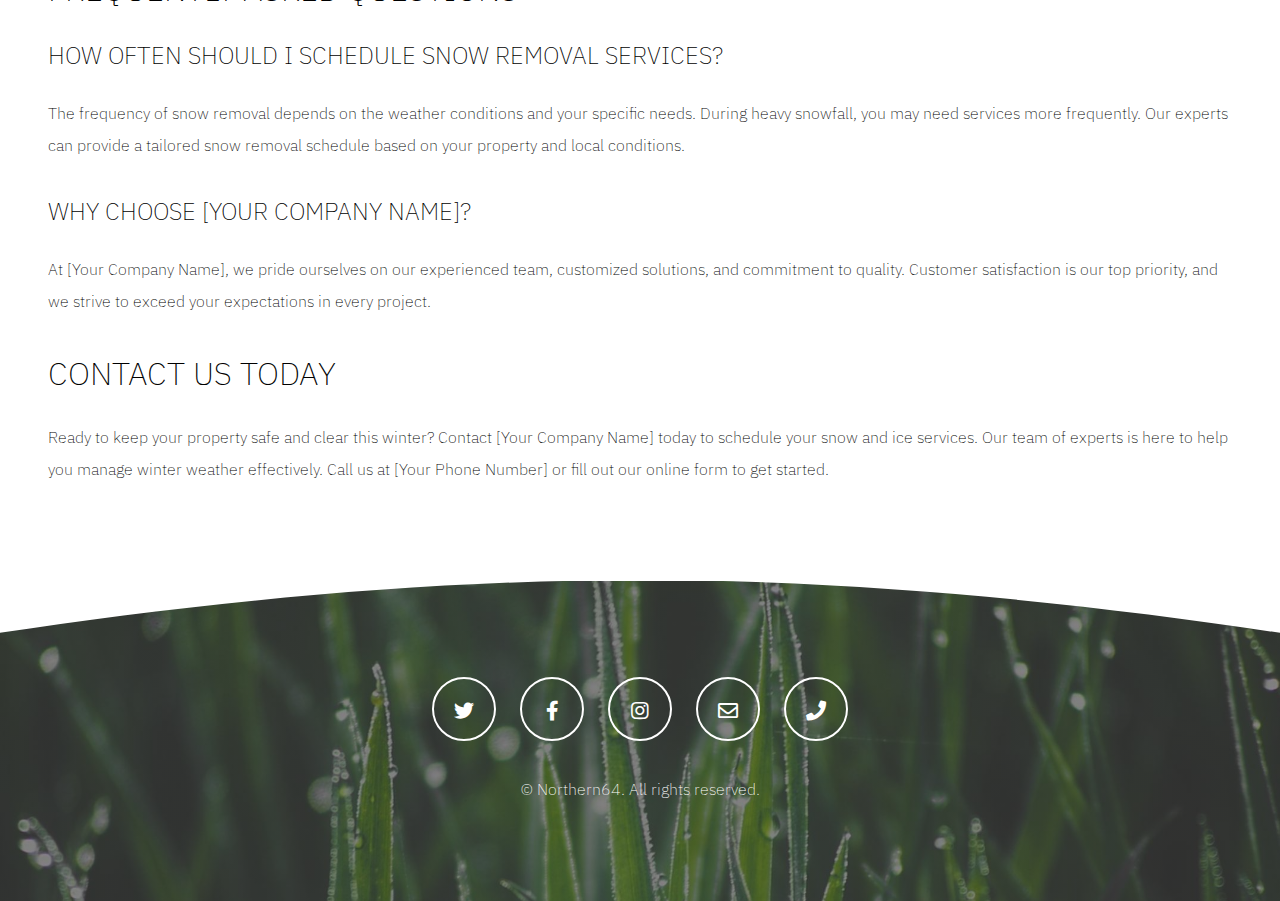
<file: snow-ice-services.html>
<!DOCTYPE HTML>
<html>
	<head>
		<title>Snow And Ice Services - [Your Company Name]</title>
		<link rel="icon" type="image/x-icon" href="images/favicon.ico.png">
		<meta charset="utf-8" />
		<meta name="viewport" content="width=device-width, initial-scale=1, user-scalable=no" />
		<meta name="description" content="" />
		<meta name="keywords" content="" />
		<link rel="stylesheet" href="assets/css/main.css" />
	</head>
	<body class="is-preload">

		<!-- Wrapper -->
			<div id="wrapper">

				<!-- Header -->
					<section id="header">

						<!-- Logo -->
							<a href="index.html" class="logo"><strong>Landscaping</strong> by Company Name</a>

						<!-- Nav -->
						<nav id="nav">
							<ul>
								<li><a href="index.html">Home</a></li>
								<li><a href="generic.html">About</a></li>
								<li>
									<a href="#" class="icon solid fa-angle-down">Services</a>
									<ul>
										<li><a href="landscape-design.html">Landscape Design</a></li>
										<li><a href="tree-and-shrub-care.html">Tree And Shrub Care</a></li>
										<li><a href="lawn-maintenance.html">Lawn Maintenance</a></li>
										<li><a href="sodding.html">Sodding</a></li>
										<li><a href="Patio Furniture and Gazebo Installation.html">Patio Furniture Installation</a></li>
										<li><a href="fence-services.html">Fence Services</a></li>
										<li class="current"><a href="snow-ice-services.html">Snow And Ice Services</a></li>
									</ul>
								</li>
								<li><a href="generic.html">FAQ</a></li>
								<li><a href="generic.html">Contact</a></li>
							</ul>
						</nav>

					</section>

				<!-- Section -->
					<section class="wrapper style1">
						<div class="inner">
							<header class="major special">
								<h1>Snow & Ice Services</h1>
								<p>Keep your property safe and accessible during the winter months with our professional snow and ice services. At [Your Company Name], we offer reliable snow removal and ice management solutions to ensure your property remains clear and safe.</p>
							</header>
							<div class="image main"><img src="images/snow-and-ice.jpg" alt="Snow plow clearing driveway" /></div>
							<h2>Comprehensive Snow & Ice Management</h2>
							<p>Our snow and ice services include snow plowing, shoveling, de-icing, and salting. We use the latest equipment and techniques to efficiently manage snow and ice on your property.</p>							<h2>Benefits of Professional Fence Installation</h2>
							<h3>Benefits of Professional Snow & Ice services</h3>
							<p>Investing in professional snow and ice services offers numerous benefits:</p>
							<ul>
								<li><strong>Safety:</strong> Ensure the safety of your family, employees, and visitors by preventing slips and falls.</li>
								<li><strong>Accessibility:</strong> Keep driveways, walkways, and parking lots clear and accessible.</li>
								<li><strong>Peace of Mind:</strong> Rely on professional services for prompt and efficient snow and ice management.</li>
								<li><strong>Property Protection:</strong> Prevent damage to your property caused by ice and heavy snow.</li>
							</ul>
							<hr class="major" />
							<h2>Frequently Asked Questions</h2>
							<h3>How often should I schedule snow removal services?</h3>
							<p>The frequency of snow removal depends on the weather conditions and your specific needs. During heavy snowfall, you may need services more frequently. Our experts can provide a tailored snow removal schedule based on your property and local conditions.</p>
							<h3>Why Choose [Your Company Name]?</h3>
							<p>At [Your Company Name], we pride ourselves on our experienced team, customized solutions, and commitment to quality. Customer satisfaction is our top priority, and we strive to exceed your expectations in every project.</p>
							<h2>Contact Us Today</h2>
							<p>Ready to keep your property safe and clear this winter? Contact [Your Company Name] today to schedule your snow and ice services. Our team of experts is here to help you manage winter weather effectively. Call us at [Your Phone Number] or fill out our online form to get started.</p>
						</div>
					</section>

				<!-- Footer -->
					<section id="footer">
						<ul class="icons">
							<li><a href="#" class="icon alt brands fa-twitter"><span class="label">Twitter</span></a></li>
							<li><a href="#" class="icon alt brands fa-facebook-f"><span class="label">Facebook</span></a></li>
							<li><a href="#" class="icon alt brands fa-instagram"><span class="label">Instagram</span></a></li>
							<li><a href="#" class="icon alt fa-envelope"><span class="label">Email</span></a></li>
							<li><a href="#" class="icon alt solid fa-phone"><span class="label">Phone</span></a></li>
						</ul>
						<p class="copyright">
							&copy; Northern64. All rights reserved.
						</p>
					</section>

			</div>

		<!-- Scripts -->
			<script src="assets/js/jquery.min.js"></script>
			<script src="assets/js/jquery.dropotron.min.js"></script>
			<script src="assets/js/jquery.scrollex.min.js"></script>
			<script src="assets/js/jquery.scrolly.min.js"></script>
			<script src="assets/js/browser.min.js"></script>
			<script src="assets/js/breakpoints.min.js"></script>
			<script src="assets/js/util.js"></script>
			<script src="assets/js/main.js"></script>

	</body>
</html>
</file>
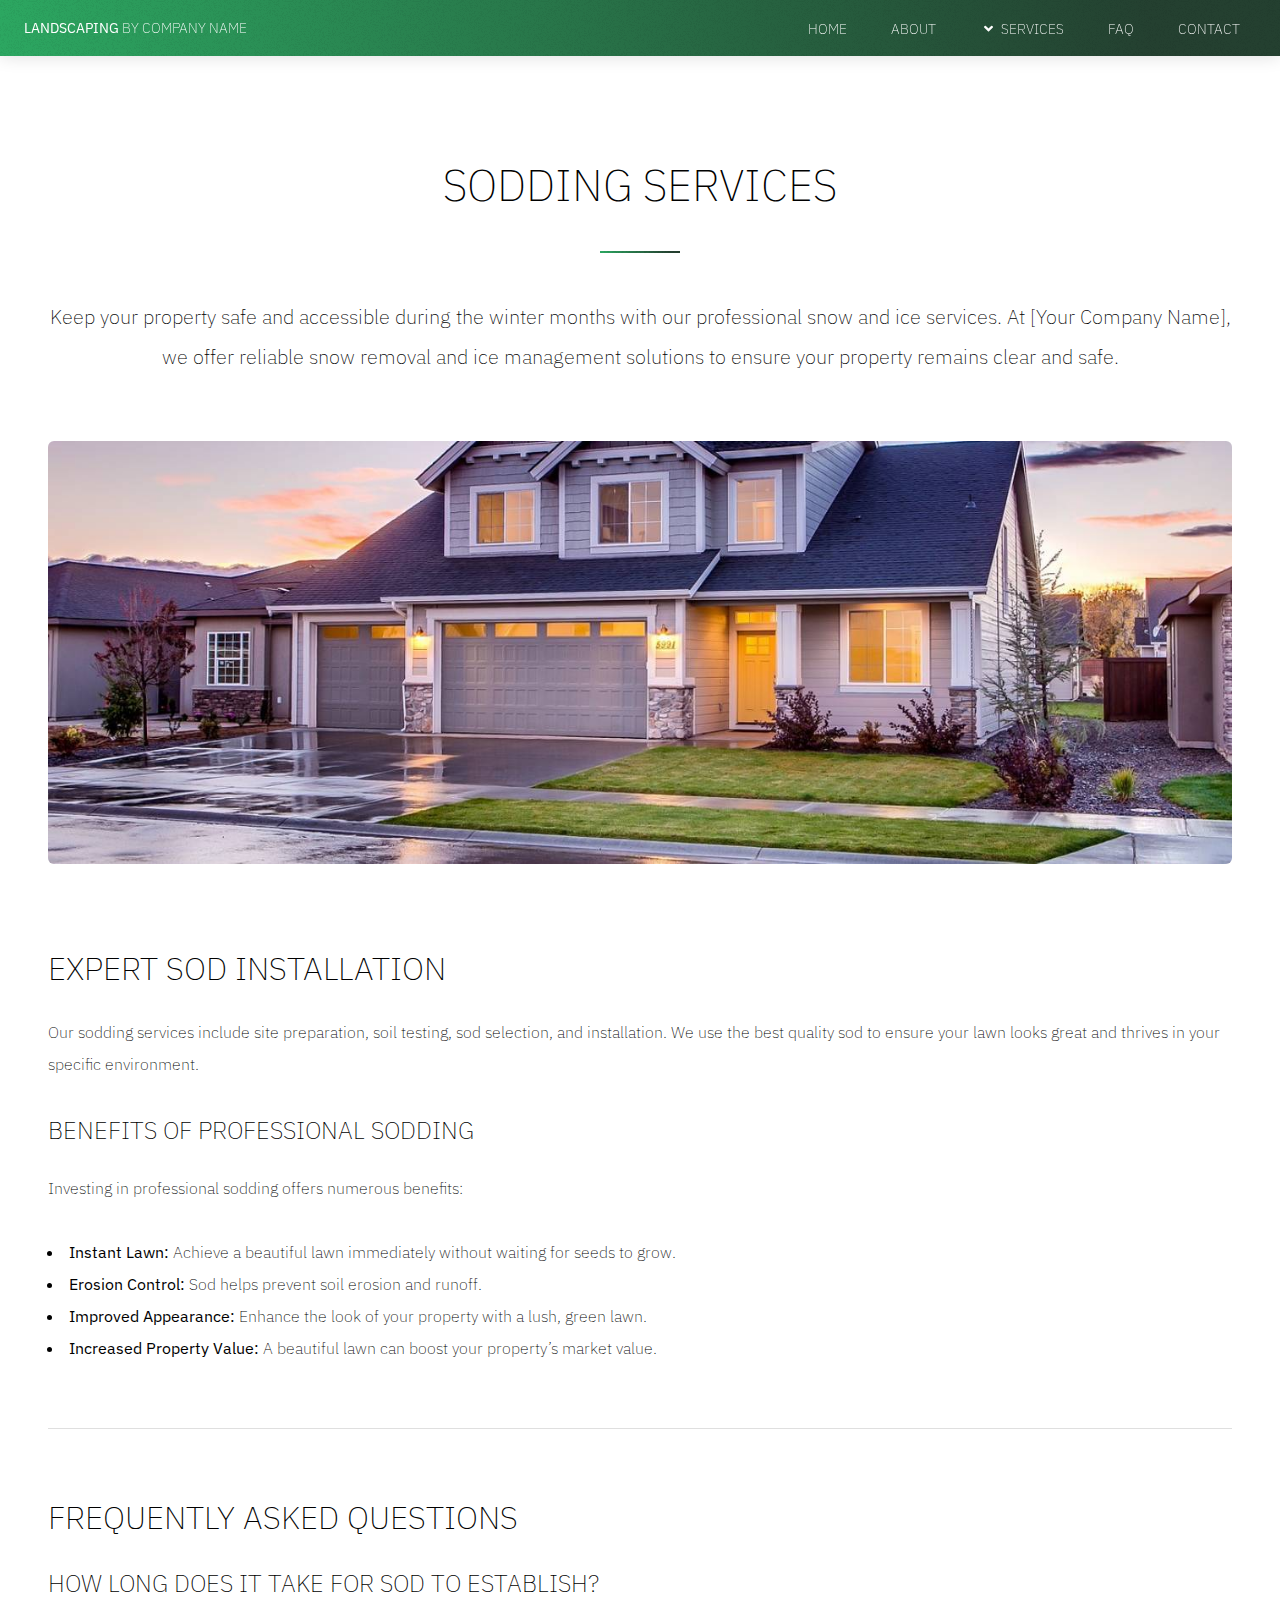
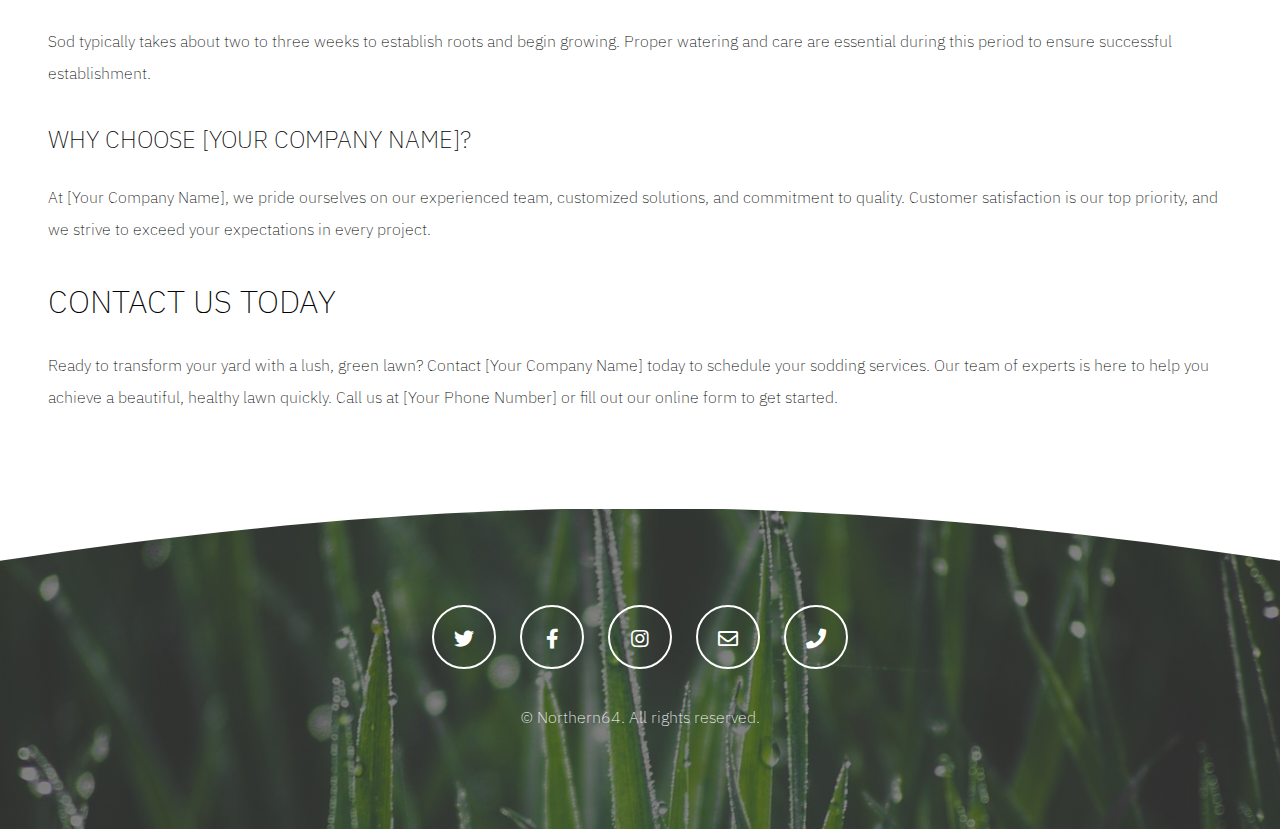
<file: sodding.html>
<!DOCTYPE HTML>
<html>
	<head>
		<title>Sodding Services - [Your Company Name]</title>
		<link rel="icon" type="image/x-icon" href="images/favicon.ico.png">
		<meta charset="utf-8" />
		<meta name="viewport" content="width=device-width, initial-scale=1, user-scalable=no" />
		<meta name="description" content="" />
		<meta name="keywords" content="" />
		<link rel="stylesheet" href="assets/css/main.css" />
	</head>
	<body class="is-preload">

		<!-- Wrapper -->
			<div id="wrapper">

				<!-- Header -->
					<section id="header">

						<!-- Logo -->
							<a href="index.html" class="logo"><strong>Landscaping</strong> by Company Name</a>

						<!-- Nav -->
						<nav id="nav">
							<ul>
								<li><a href="index.html">Home</a></li>
								<li><a href="generic.html">About</a></li>
								<li>
									<a href="#" class="icon solid fa-angle-down">Services</a>
									<ul>
										<li><a href="landscape-design.html">Landscape Design</a></li>
										<li><a href="tree-and-shrub-care.html">Tree And Shrub Care</a></li>
										<li><a href="lawn-maintenance.html">Lawn Maintenance</a></li>
										<li class="current"><a href="sodding.html">Sodding</a></li>
										<li><a href="Patio Furniture and Gazebo Installation.html">Patio Furniture Installation</a></li>
										<li><a href="fence-services.html">Fence Services</a></li>
										<li><a href="snow-ice-services.html">Snow And Ice Services</a></li>
									</ul>
								</li>
								<li><a href="generic.html">FAQ</a></li>
								<li><a href="generic.html">Contact</a></li>
							</ul>
						</nav>

					</section>

				<!-- Section -->
					<section class="wrapper style1">
						<div class="inner">
							<header class="major special">
								<h1>Sodding Services</h1>
								<p>Keep your property safe and accessible during the winter months with our professional snow and ice services. At [Your Company Name], we offer reliable snow removal and ice management solutions to ensure your property remains clear and safe.</p>
							</header>
							<div class="image main"><img src="images/sodding.jpg" alt="New lawn installation with sod" /></div>
							<h2>Expert Sod Installation</h2>
                            <p>Our sodding services include site preparation, soil testing, sod selection, and installation. We use the best quality sod to ensure your lawn looks great and thrives in your specific environment.</p>
							<h3>Benefits of Professional Sodding</h3>
							<p>Investing in professional sodding offers numerous benefits:</p>
							<ul>
								<li><strong>Instant Lawn:</strong> Achieve a beautiful lawn immediately without waiting for seeds to grow.</li>
								<li><strong>Erosion Control:</strong> Sod helps prevent soil erosion and runoff.</li>
								<li><strong>Improved Appearance:</strong> Enhance the look of your property with a lush, green lawn.</li>
								<li><strong>Increased Property Value:</strong> A beautiful lawn can boost your property’s market value.</li>
							</ul>
							<hr class="major" />
							<h2>Frequently Asked Questions</h2>
							<h3>How long does it take for sod to establish?</h3>
							<p>Sod typically takes about two to three weeks to establish roots and begin growing. Proper watering and care are essential during this period to ensure successful establishment.</p>
							<h3>Why Choose [Your Company Name]?</h3>
							<p>At [Your Company Name], we pride ourselves on our experienced team, customized solutions, and commitment to quality. Customer satisfaction is our top priority, and we strive to exceed your expectations in every project.</p>
							<h2>Contact Us Today</h2>
							<p>Ready to transform your yard with a lush, green lawn? Contact [Your Company Name] today to schedule your sodding services. Our team of experts is here to help you achieve a beautiful, healthy lawn quickly. Call us at [Your Phone Number] or fill out our online form to get started.</p>
						</div>
					</section>

				<!-- Footer -->
					<section id="footer">
						<ul class="icons">
							<li><a href="#" class="icon alt brands fa-twitter"><span class="label">Twitter</span></a></li>
							<li><a href="#" class="icon alt brands fa-facebook-f"><span class="label">Facebook</span></a></li>
							<li><a href="#" class="icon alt brands fa-instagram"><span class="label">Instagram</span></a></li>
							<li><a href="#" class="icon alt fa-envelope"><span class="label">Email</span></a></li>
							<li><a href="#" class="icon alt solid fa-phone"><span class="label">Phone</span></a></li>
						</ul>
						<p class="copyright">
							&copy; Northern64. All rights reserved.
						</p>
					</section>

			</div>

		<!-- Scripts -->
			<script src="assets/js/jquery.min.js"></script>
			<script src="assets/js/jquery.dropotron.min.js"></script>
			<script src="assets/js/jquery.scrollex.min.js"></script>
			<script src="assets/js/jquery.scrolly.min.js"></script>
			<script src="assets/js/browser.min.js"></script>
			<script src="assets/js/breakpoints.min.js"></script>
			<script src="assets/js/util.js"></script>
			<script src="assets/js/main.js"></script>

	</body>
</html>
</file>
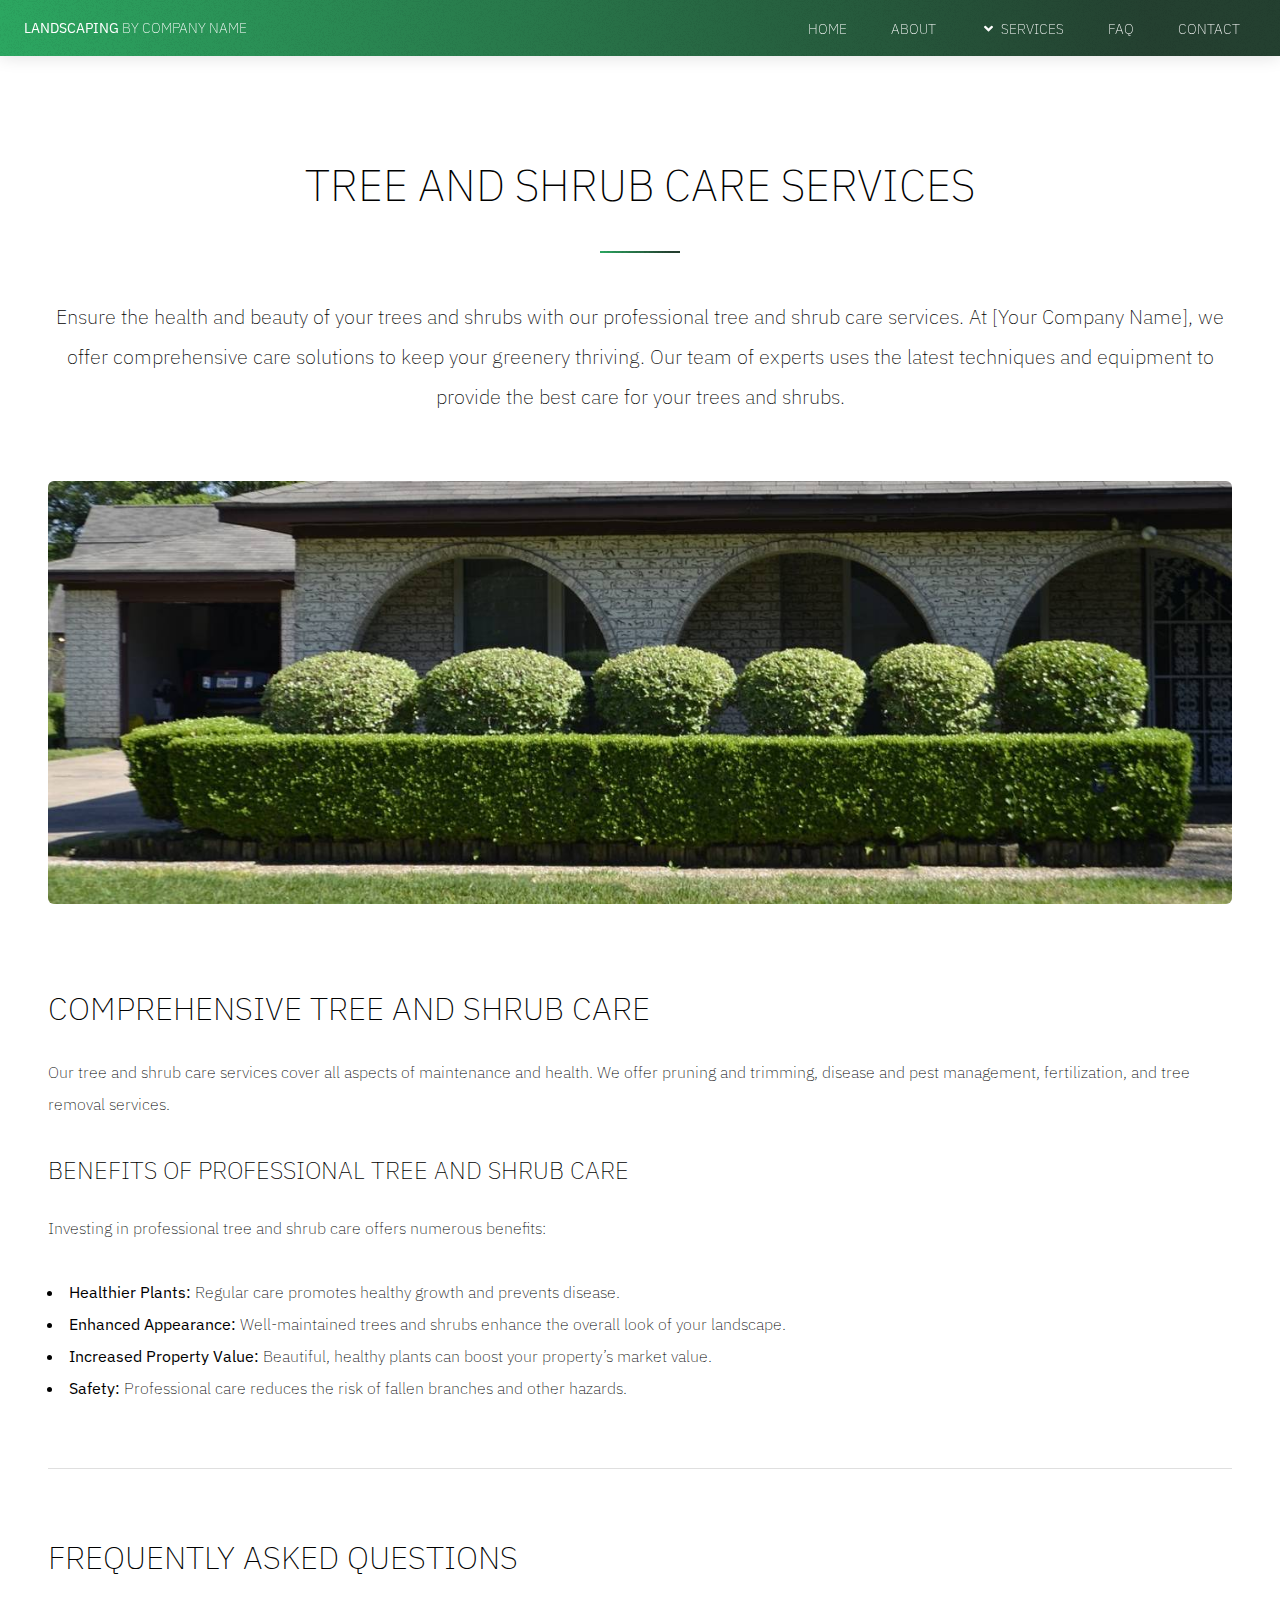
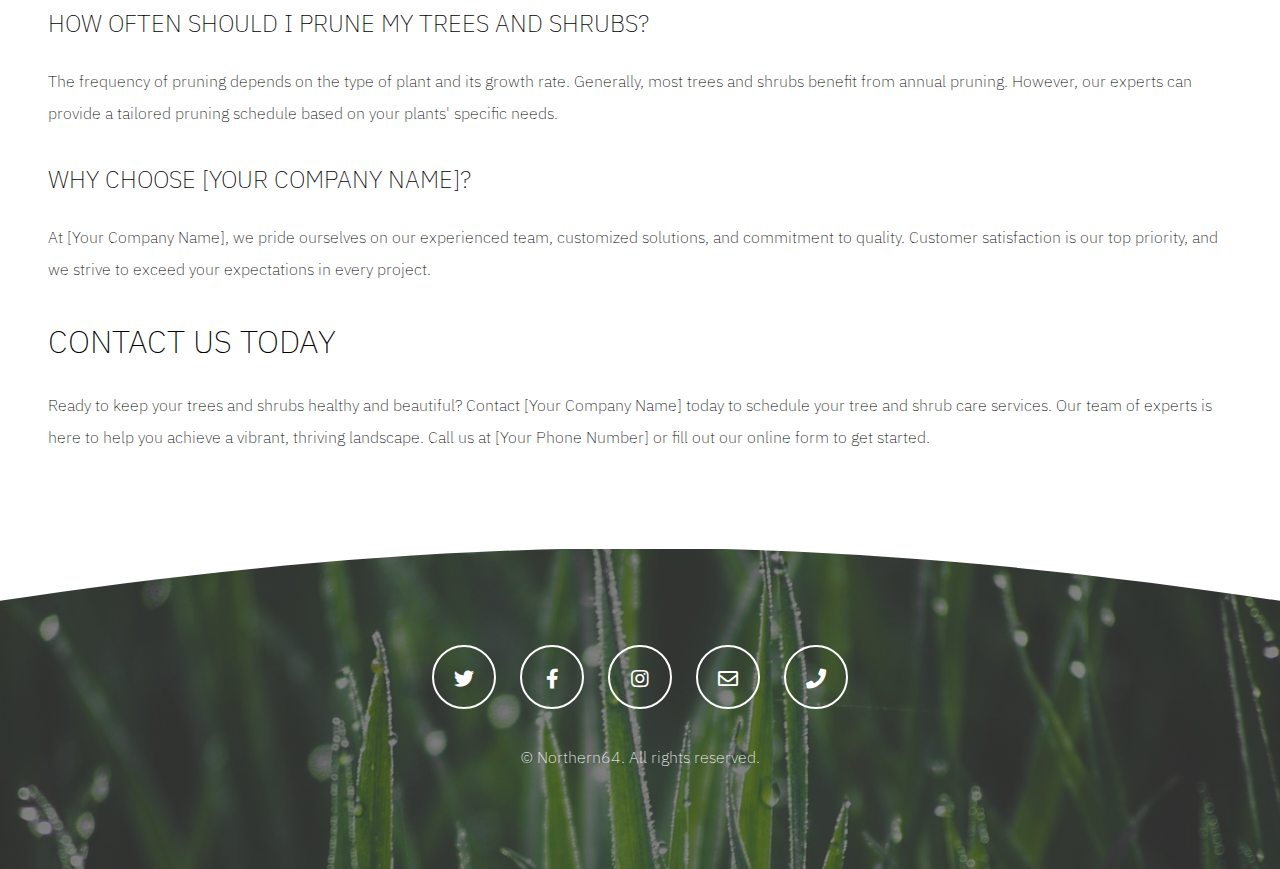
<file: tree-and-shrub-care.html>
<!DOCTYPE HTML>
<html>
	<head>
		<title>Tree And Shrub Care Services - [Your Company Name]</title>
		<link rel="icon" type="image/x-icon" href="images/favicon.ico.png">
		<meta charset="utf-8" />
		<meta name="viewport" content="width=device-width, initial-scale=1, user-scalable=no" />
		<meta name="description" content="" />
		<meta name="keywords" content="" />
		<link rel="stylesheet" href="assets/css/main.css" />
	</head>
	<body class="is-preload">

		<!-- Wrapper -->
			<div id="wrapper">

				<!-- Header -->
					<section id="header">

						<!-- Logo -->
							<a href="index.html" class="logo"><strong>Landscaping</strong> by Company Name</a>

						<!-- Nav -->
						<nav id="nav">
							<ul>
								<li><a href="index.html">Home</a></li>
								<li><a href="generic.html">About</a></li>
								<li>
									<a href="#" class="icon solid fa-angle-down">Services</a>
									<ul>
										<li><a href="landscape-design.html">Landscape Design</a></li>
										<li class="current"><a href="tree-and-shrub-care.html">Tree And Shrub Care</a></li>
										<li><a href="lawn-maintenance.html">Lawn Maintenance</a></li>
										<li><a href="sodding.html">Sodding</a></li>
										<li><a href="Patio Furniture and Gazebo Installation.html">Patio Furniture Installation</a></li>
										<li><a href="fence-services.html">Fence Services</a></li>
										<li><a href="snow-ice-services.html">Snow And Ice Services</a></li>
									</ul>
								</li>
								<li><a href="generic.html">FAQ</a></li>
								<li><a href="generic.html">Contact</a></li>
							</ul>
						</nav>

					</section>

				<!-- Section -->
					<section class="wrapper style1">
						<div class="inner">
							<header class="major special">
								<h1>Tree and Shrub Care Services</h1>
								<p>Ensure the health and beauty of your trees and shrubs with our professional tree and shrub care services. At [Your Company Name], we offer comprehensive care solutions to keep your greenery thriving. Our team of experts uses the latest techniques and equipment to provide the best care for your trees and shrubs.</p>
							</header>
							<div class="image main"><img src="images/tree-and-shrub.jpg" alt="Healthy green shrubs after trimming" /></div>
							<h2>Comprehensive Tree and Shrub Care</h2>
    						<p>Our tree and shrub care services cover all aspects of maintenance and health. We offer pruning and trimming, disease and pest management, fertilization, and tree removal services.</p>
							<h3>Benefits of Professional Tree and Shrub Care</h3>
							<p>Investing in professional tree and shrub care offers numerous benefits:</p>
							<ul>
								<li><strong>Healthier Plants:</strong> Regular care promotes healthy growth and prevents disease.</li>
								<li><strong>Enhanced Appearance:</strong> Well-maintained trees and shrubs enhance the overall look of your landscape.</li>
								<li><strong>Increased Property Value:</strong> Beautiful, healthy plants can boost your property’s market value.</li>
								<li><strong>Safety:</strong> Professional care reduces the risk of fallen branches and other hazards.</li>
							</ul>
							<hr class="major" />
							<h2>Frequently Asked Questions</h2>
							<h3>How often should I prune my trees and shrubs?</h3>
							<p>The frequency of pruning depends on the type of plant and its growth rate. Generally, most trees and shrubs benefit from annual pruning. However, our experts can provide a tailored pruning schedule based on your plants' specific needs.</p>
							<h3>Why Choose [Your Company Name]?</h3>
							<p>At [Your Company Name], we pride ourselves on our experienced team, customized solutions, and commitment to quality. Customer satisfaction is our top priority, and we strive to exceed your expectations in every project.</p>
							<h2>Contact Us Today</h2>
							<p>Ready to keep your trees and shrubs healthy and beautiful? Contact [Your Company Name] today to schedule your tree and shrub care services. Our team of experts is here to help you achieve a vibrant, thriving landscape. Call us at [Your Phone Number] or fill out our online form to get started.</p>
						</div>
					</section>

				<!-- Footer -->
					<section id="footer">
						<ul class="icons">
							<li><a href="#" class="icon alt brands fa-twitter"><span class="label">Twitter</span></a></li>
							<li><a href="#" class="icon alt brands fa-facebook-f"><span class="label">Facebook</span></a></li>
							<li><a href="#" class="icon alt brands fa-instagram"><span class="label">Instagram</span></a></li>
							<li><a href="#" class="icon alt fa-envelope"><span class="label">Email</span></a></li>
							<li><a href="#" class="icon alt solid fa-phone"><span class="label">Phone</span></a></li>
						</ul>
						<p class="copyright">
							&copy; Northern64. All rights reserved.
						</p>
					</section>

			</div>

		<!-- Scripts -->
			<script src="assets/js/jquery.min.js"></script>
			<script src="assets/js/jquery.dropotron.min.js"></script>
			<script src="assets/js/jquery.scrollex.min.js"></script>
			<script src="assets/js/jquery.scrolly.min.js"></script>
			<script src="assets/js/browser.min.js"></script>
			<script src="assets/js/breakpoints.min.js"></script>
			<script src="assets/js/util.js"></script>
			<script src="assets/js/main.js"></script>

	</body>
</html>
</file>
<file: assets/css/main.css>
@import url(fontawesome-all.min.css);
@import url("https://fonts.googleapis.com/css?family=IBM+Plex+Sans:200,200i,400,400i");

/*
	Hyperbolic by Pixelarity
	pixelarity.com | hello@pixelarity.com
	License: pixelarity.com/license
*/

html, body, div, span, applet, object,
iframe, h1, h2, h3, h4, h5, h6, p, blockquote,
pre, a, abbr, acronym, address, big, cite,
code, del, dfn, em, img, ins, kbd, q, s, samp,
small, strike, strong, sub, sup, tt, var, b,
u, i, center, dl, dt, dd, ol, ul, li, fieldset,
form, label, legend, table, caption, tbody,
tfoot, thead, tr, th, td, article, aside,
canvas, details, embed, figure, figcaption,
footer, header, hgroup, menu, nav, output, ruby,
section, summary, time, mark, audio, video {
	margin: 0;
	padding: 0;
	border: 0;
	font-size: 100%;
	font: inherit;
	vertical-align: baseline;}

article, aside, details, figcaption, figure,
footer, header, hgroup, menu, nav, section {
	display: block;}

body {
	line-height: 1;
}a.logo-img {
    border-bottom: 0;
}

ol, ul {
	list-style: none;
}

blockquote, q {
	quotes: none;
}

	blockquote:before, blockquote:after, q:before, q:after {
		content: '';
		content: none;
	}

table {
	border-collapse: collapse;
	border-spacing: 0;
}

body {
	-webkit-text-size-adjust: none;
}

mark {
	background-color: transparent;
	color: inherit;
}

input::-moz-focus-inner {
	border: 0;
	padding: 0;
}

input, select, textarea {
	-moz-appearance: none;
	-webkit-appearance: none;
	-ms-appearance: none;
	appearance: none;
}

/* Basic */

	@-ms-viewport {
		width: device-width;
	}

	body {
		-ms-overflow-style: scrollbar;
	}

	@media screen and (max-width: 480px) {

		html, body {
			min-width: 320px;
		}

	}

	html {
		box-sizing: border-box;
	}

	*, *:before, *:after {
		box-sizing: inherit;
	}

	body.is-preload *, body.is-preload *:before, body.is-preload *:after {
		-moz-animation: none !important;
		-webkit-animation: none !important;
		-ms-animation: none !important;
		animation: none !important;
		-moz-transition: none !important;
		-webkit-transition: none !important;
		-ms-transition: none !important;
		transition: none !important;
	}

/* Typography */

	html {
		font-size: 14pt;
	}

		@media screen and (max-width: 1680px) {

			html {
				font-size: 12pt;
			}

		}

		@media screen and (max-width: 736px) {

			html {
				font-size: 11pt;
			}

		}

		@media screen and (max-width: 360px) {

			html {
				font-size: 10pt;
			}

		}

	body {
		background-color: #333333;
		color: #000000;
	}

	body, input, select, textarea {
		font-family: "IBM Plex Sans", Helvetica, sans-serif;
		font-weight: 200;
		font-size: 1rem;
		line-height: 2;
	}

	a {
		-moz-transition: color 0.2s ease-in-out, border-bottom-color 0.2s ease-in-out;
		-webkit-transition: color 0.2s ease-in-out, border-bottom-color 0.2s ease-in-out;
		-ms-transition: color 0.2s ease-in-out, border-bottom-color 0.2s ease-in-out;
		transition: color 0.2s ease-in-out, border-bottom-color 0.2s ease-in-out;
		border-bottom: dotted 1px;
		text-decoration: none;
	}

		a:hover {
			border-bottom-color: transparent;
		}

	strong, b {
		font-weight: 400;
	}

	em, i {
		font-style: italic;
	}

	p {
		margin: 0 0 2rem 0;
	}

	h1, h2, h3, h4, h5, h6 {
		font-weight: 200;
		line-height: 1.5;
		margin: 0 0 1.5rem 0;
		text-transform: uppercase;
	}

		h1 a, h2 a, h3 a, h4 a, h5 a, h6 a {
			color: inherit;
			text-decoration: none;
		}

	h1 {
		font-size: 3.25rem;
	}

	h2 {
		font-size: 2.5rem;
	}

	h3 {
		font-size: 1.75rem;
	}

	h4 {
		font-size: 1.25rem;
	}

	h5 {
		font-size: 0.9rem;
	}

	h6 {
		font-size: 0.7rem;
	}

	@media screen and (max-width: 1280px) {

		h1 {
			font-size: 2.75rem;
		}

		h2 {
			font-size: 2rem;
		}

		h3 {
			font-size: 1.5rem;
		}

	}

	@media screen and (max-width: 736px) {

		h1 {
			font-size: 2.25rem;
		}

		h2 {
			font-size: 1.5rem;
		}

		h3 {
			font-size: 1.25rem;
		}

	}

	sub {
		font-size: 0.8rem;
		position: relative;
		top: 0.5rem;
	}

	sup {
		font-size: 0.8rem;
		position: relative;
		top: -0.5rem;
	}

	blockquote {
		border-left: solid 0.5rem;
		font-style: italic;
		margin: 0 0 2rem 0;
		padding: 1rem 0 1rem 2rem;
	}

	code {
		border-radius: 6px;
		border: solid 1px;
		font-family: "Courier New", monospace;
		font-size: 0.9rem;
		margin: 0 0.25rem;
		padding: 0.25rem 0.65rem;
	}

	pre {
		-webkit-overflow-scrolling: touch;
		font-family: "Courier New", monospace;
		font-size: 0.9rem;
		margin: 0 0 2rem 0;
	}

		pre code {
			display: block;
			line-height: 1.75;
			padding: 1rem 1.5rem;
			overflow-x: auto;
		}

	hr {
		border: 0;
		border-bottom: solid 1px;
		margin: 2rem 0;
	}

		hr.major {
			margin: 4rem 0;
		}

		@media screen and (max-width: 736px) {

			hr.major {
				margin: 3rem 0;
			}

		}

	header.major h1, header.major h2, header.major h3, header.major h4, header.major h5, header.major h6 {
		margin: 0 0 0.875em 0;
		padding-bottom: 0.875em;
	}

		header.major h1:after, header.major h2:after, header.major h3:after, header.major h4:after, header.major h5:after, header.major h6:after {
			position: relative;
			top: 0.75em;
			content: '';
			height: 2px;
			display: block;
			width: 5rem;
		}

	header.major p {
		font-size: 1.25rem;
		margin: 0 0 6rem 0;
	}

	header.major.alt {
		margin-bottom: -3rem;
	}

	header.special {
		text-align: center;
	}

		header.special.major h1:after, header.special.major h2:after, header.special.major h3:after, header.special.major h4:after, header.special.major h5:after, header.special.major h6:after {
			margin: 0 auto;
		}

	@media screen and (max-width: 1280px) {

		header.major p {
			margin: 0 0 4rem 0;
		}

		header.major.alt {
			margin-bottom: -1rem;
		}

	}

	@media screen and (max-width: 736px) {

		header.major p {
			font-size: 1rem;
			margin: 0 0 3rem 0;
		}

		header.major.alt {
			margin-bottom: -1rem;
		}

	}

	@media screen and (max-width: 480px) {

		header.major p br {
			display: none;
		}

	}

	input, select, textarea {
		color: #000000;
	}

	a {
		color: #2ca761;
	}

	strong, b {
		color: #000000;
	}

	h1, h2, h3, h4, h5, h6 {
		color: #000000;
	}

	blockquote {
		border-left-color: rgba(0, 0, 0, 0.125);
	}

	code {
		background: rgba(0, 0, 0, 0.05);
		border-color: rgba(0, 0, 0, 0.125);
	}

	hr {
		border-bottom-color: rgba(0, 0, 0, 0.125);
	}

	header.major h1:after, header.major h2:after, header.major h3:after, header.major h4:after, header.major h5:after, header.major h6:after {
		background-color: #2ca761;
		background-image: url("../../images/overlay.png"), linear-gradient(90deg, rgba(49, 215, 155, 0), #244030 90%);
		background-size: auto, auto;
		background-repeat: repeat, no-repeat;
	}

/* Row */

	.row {
		display: flex;
		flex-wrap: wrap;
		box-sizing: border-box;
		align-items: stretch;
	}

		.row > * {
			box-sizing: border-box;
		}

		.row.gtr-uniform > * > :last-child {
			margin-bottom: 0;
		}

		.row.aln-left {
			justify-content: flex-start;
		}

		.row.aln-center {
			justify-content: center;
		}

		.row.aln-right {
			justify-content: flex-end;
		}

		.row.aln-top {
			align-items: flex-start;
		}

		.row.aln-middle {
			align-items: center;
		}

		.row.aln-bottom {
			align-items: flex-end;
		}

		.row > .imp {
			order: -1;
		}

		.row > .col-1 {
			width: 8.33333%;
		}

		.row > .off-1 {
			margin-left: 8.33333%;
		}

		.row > .col-2 {
			width: 16.66667%;
		}

		.row > .off-2 {
			margin-left: 16.66667%;
		}

		.row > .col-3 {
			width: 25%;
		}

		.row > .off-3 {
			margin-left: 25%;
		}

		.row > .col-4 {
			width: 33.33333%;
		}

		.row > .off-4 {
			margin-left: 33.33333%;
		}

		.row > .col-5 {
			width: 41.66667%;
		}

		.row > .off-5 {
			margin-left: 41.66667%;
		}

		.row > .col-6 {
			width: 50%;
		}

		.row > .off-6 {
			margin-left: 50%;
		}

		.row > .col-7 {
			width: 58.33333%;
		}

		.row > .off-7 {
			margin-left: 58.33333%;
		}

		.row > .col-8 {
			width: 66.66667%;
		}

		.row > .off-8 {
			margin-left: 66.66667%;
		}

		.row > .col-9 {
			width: 75%;
		}

		.row > .off-9 {
			margin-left: 75%;
		}

		.row > .col-10 {
			width: 83.33333%;
		}

		.row > .off-10 {
			margin-left: 83.33333%;
		}

		.row > .col-11 {
			width: 91.66667%;
		}

		.row > .off-11 {
			margin-left: 91.66667%;
		}

		.row > .col-12 {
			width: 100%;
		}

		.row > .off-12 {
			margin-left: 100%;
		}

		.row.gtr-0 {
			margin-top: 0;
			margin-left: 0rem;
		}

			.row.gtr-0 > * {
				padding: 0 0 0 0rem;
			}

			.row.gtr-0.gtr-uniform {
				margin-top: 0rem;
			}

				.row.gtr-0.gtr-uniform > * {
					padding-top: 0rem;
				}

		.row.gtr-25 {
			margin-top: 0;
			margin-left: -0.5rem;
		}

			.row.gtr-25 > * {
				padding: 0 0 0 0.5rem;
			}

			.row.gtr-25.gtr-uniform {
				margin-top: -0.5rem;
			}

				.row.gtr-25.gtr-uniform > * {
					padding-top: 0.5rem;
				}

		.row.gtr-50 {
			margin-top: 0;
			margin-left: -1rem;
		}

			.row.gtr-50 > * {
				padding: 0 0 0 1rem;
			}

			.row.gtr-50.gtr-uniform {
				margin-top: -1rem;
			}

				.row.gtr-50.gtr-uniform > * {
					padding-top: 1rem;
				}

		.row {
			margin-top: 0;
			margin-left: -2rem;
		}

			.row > * {
				padding: 0 0 0 2rem;
			}

			.row.gtr-uniform {
				margin-top: -2rem;
			}

				.row.gtr-uniform > * {
					padding-top: 2rem;
				}

		.row.gtr-150 {
			margin-top: 0;
			margin-left: -3rem;
		}

			.row.gtr-150 > * {
				padding: 0 0 0 3rem;
			}

			.row.gtr-150.gtr-uniform {
				margin-top: -3rem;
			}

				.row.gtr-150.gtr-uniform > * {
					padding-top: 3rem;
				}

		.row.gtr-200 {
			margin-top: 0;
			margin-left: -4rem;
		}

			.row.gtr-200 > * {
				padding: 0 0 0 4rem;
			}

			.row.gtr-200.gtr-uniform {
				margin-top: -4rem;
			}

				.row.gtr-200.gtr-uniform > * {
					padding-top: 4rem;
				}

		@media screen and (max-width: 1680px) {

			.row {
				display: flex;
				flex-wrap: wrap;
				box-sizing: border-box;
				align-items: stretch;
			}

				.row > * {
					box-sizing: border-box;
				}

				.row.gtr-uniform > * > :last-child {
					margin-bottom: 0;
				}

				.row.aln-left {
					justify-content: flex-start;
				}

				.row.aln-center {
					justify-content: center;
				}

				.row.aln-right {
					justify-content: flex-end;
				}

				.row.aln-top {
					align-items: flex-start;
				}

				.row.aln-middle {
					align-items: center;
				}

				.row.aln-bottom {
					align-items: flex-end;
				}

				.row > .imp-xlarge {
					order: -1;
				}

				.row > .col-1-xlarge {
					width: 8.33333%;
				}

				.row > .off-1-xlarge {
					margin-left: 8.33333%;
				}

				.row > .col-2-xlarge {
					width: 16.66667%;
				}

				.row > .off-2-xlarge {
					margin-left: 16.66667%;
				}

				.row > .col-3-xlarge {
					width: 25%;
				}

				.row > .off-3-xlarge {
					margin-left: 25%;
				}

				.row > .col-4-xlarge {
					width: 33.33333%;
				}

				.row > .off-4-xlarge {
					margin-left: 33.33333%;
				}

				.row > .col-5-xlarge {
					width: 41.66667%;
				}

				.row > .off-5-xlarge {
					margin-left: 41.66667%;
				}

				.row > .col-6-xlarge {
					width: 50%;
				}

				.row > .off-6-xlarge {
					margin-left: 50%;
				}

				.row > .col-7-xlarge {
					width: 58.33333%;
				}

				.row > .off-7-xlarge {
					margin-left: 58.33333%;
				}

				.row > .col-8-xlarge {
					width: 66.66667%;
				}

				.row > .off-8-xlarge {
					margin-left: 66.66667%;
				}

				.row > .col-9-xlarge {
					width: 75%;
				}

				.row > .off-9-xlarge {
					margin-left: 75%;
				}

				.row > .col-10-xlarge {
					width: 83.33333%;
				}

				.row > .off-10-xlarge {
					margin-left: 83.33333%;
				}

				.row > .col-11-xlarge {
					width: 91.66667%;
				}

				.row > .off-11-xlarge {
					margin-left: 91.66667%;
				}

				.row > .col-12-xlarge {
					width: 100%;
				}

				.row > .off-12-xlarge {
					margin-left: 100%;
				}

				.row.gtr-0 {
					margin-top: 0;
					margin-left: 0rem;
				}

					.row.gtr-0 > * {
						padding: 0 0 0 0rem;
					}

					.row.gtr-0.gtr-uniform {
						margin-top: 0rem;
					}

						.row.gtr-0.gtr-uniform > * {
							padding-top: 0rem;
						}

				.row.gtr-25 {
					margin-top: 0;
					margin-left: -0.5rem;
				}

					.row.gtr-25 > * {
						padding: 0 0 0 0.5rem;
					}

					.row.gtr-25.gtr-uniform {
						margin-top: -0.5rem;
					}

						.row.gtr-25.gtr-uniform > * {
							padding-top: 0.5rem;
						}

				.row.gtr-50 {
					margin-top: 0;
					margin-left: -1rem;
				}

					.row.gtr-50 > * {
						padding: 0 0 0 1rem;
					}

					.row.gtr-50.gtr-uniform {
						margin-top: -1rem;
					}

						.row.gtr-50.gtr-uniform > * {
							padding-top: 1rem;
						}

				.row {
					margin-top: 0;
					margin-left: -2rem;
				}

					.row > * {
						padding: 0 0 0 2rem;
					}

					.row.gtr-uniform {
						margin-top: -2rem;
					}

						.row.gtr-uniform > * {
							padding-top: 2rem;
						}

				.row.gtr-150 {
					margin-top: 0;
					margin-left: -3rem;
				}

					.row.gtr-150 > * {
						padding: 0 0 0 3rem;
					}

					.row.gtr-150.gtr-uniform {
						margin-top: -3rem;
					}

						.row.gtr-150.gtr-uniform > * {
							padding-top: 3rem;
						}

				.row.gtr-200 {
					margin-top: 0;
					margin-left: -4rem;
				}

					.row.gtr-200 > * {
						padding: 0 0 0 4rem;
					}

					.row.gtr-200.gtr-uniform {
						margin-top: -4rem;
					}

						.row.gtr-200.gtr-uniform > * {
							padding-top: 4rem;
						}

		}

		@media screen and (max-width: 1280px) {

			.row {
				display: flex;
				flex-wrap: wrap;
				box-sizing: border-box;
				align-items: stretch;
			}

				.row > * {
					box-sizing: border-box;
				}

				.row.gtr-uniform > * > :last-child {
					margin-bottom: 0;
				}

				.row.aln-left {
					justify-content: flex-start;
				}

				.row.aln-center {
					justify-content: center;
				}

				.row.aln-right {
					justify-content: flex-end;
				}

				.row.aln-top {
					align-items: flex-start;
				}

				.row.aln-middle {
					align-items: center;
				}

				.row.aln-bottom {
					align-items: flex-end;
				}

				.row > .imp-large {
					order: -1;
				}

				.row > .col-1-large {
					width: 8.33333%;
				}

				.row > .off-1-large {
					margin-left: 8.33333%;
				}

				.row > .col-2-large {
					width: 16.66667%;
				}

				.row > .off-2-large {
					margin-left: 16.66667%;
				}

				.row > .col-3-large {
					width: 25%;
				}

				.row > .off-3-large {
					margin-left: 25%;
				}

				.row > .col-4-large {
					width: 33.33333%;
				}

				.row > .off-4-large {
					margin-left: 33.33333%;
				}

				.row > .col-5-large {
					width: 41.66667%;
				}

				.row > .off-5-large {
					margin-left: 41.66667%;
				}

				.row > .col-6-large {
					width: 50%;
				}

				.row > .off-6-large {
					margin-left: 50%;
				}

				.row > .col-7-large {
					width: 58.33333%;
				}

				.row > .off-7-large {
					margin-left: 58.33333%;
				}

				.row > .col-8-large {
					width: 66.66667%;
				}

				.row > .off-8-large {
					margin-left: 66.66667%;
				}

				.row > .col-9-large {
					width: 75%;
				}

				.row > .off-9-large {
					margin-left: 75%;
				}

				.row > .col-10-large {
					width: 83.33333%;
				}

				.row > .off-10-large {
					margin-left: 83.33333%;
				}

				.row > .col-11-large {
					width: 91.66667%;
				}

				.row > .off-11-large {
					margin-left: 91.66667%;
				}

				.row > .col-12-large {
					width: 100%;
				}

				.row > .off-12-large {
					margin-left: 100%;
				}

				.row.gtr-0 {
					margin-top: 0;
					margin-left: 0rem;
				}

					.row.gtr-0 > * {
						padding: 0 0 0 0rem;
					}

					.row.gtr-0.gtr-uniform {
						margin-top: 0rem;
					}

						.row.gtr-0.gtr-uniform > * {
							padding-top: 0rem;
						}

				.row.gtr-25 {
					margin-top: 0;
					margin-left: -0.375rem;
				}

					.row.gtr-25 > * {
						padding: 0 0 0 0.375rem;
					}

					.row.gtr-25.gtr-uniform {
						margin-top: -0.375rem;
					}

						.row.gtr-25.gtr-uniform > * {
							padding-top: 0.375rem;
						}

				.row.gtr-50 {
					margin-top: 0;
					margin-left: -0.75rem;
				}

					.row.gtr-50 > * {
						padding: 0 0 0 0.75rem;
					}

					.row.gtr-50.gtr-uniform {
						margin-top: -0.75rem;
					}

						.row.gtr-50.gtr-uniform > * {
							padding-top: 0.75rem;
						}

				.row {
					margin-top: 0;
					margin-left: -1.5rem;
				}

					.row > * {
						padding: 0 0 0 1.5rem;
					}

					.row.gtr-uniform {
						margin-top: -1.5rem;
					}

						.row.gtr-uniform > * {
							padding-top: 1.5rem;
						}

				.row.gtr-150 {
					margin-top: 0;
					margin-left: -2.25rem;
				}

					.row.gtr-150 > * {
						padding: 0 0 0 2.25rem;
					}

					.row.gtr-150.gtr-uniform {
						margin-top: -2.25rem;
					}

						.row.gtr-150.gtr-uniform > * {
							padding-top: 2.25rem;
						}

				.row.gtr-200 {
					margin-top: 0;
					margin-left: -3rem;
				}

					.row.gtr-200 > * {
						padding: 0 0 0 3rem;
					}

					.row.gtr-200.gtr-uniform {
						margin-top: -3rem;
					}

						.row.gtr-200.gtr-uniform > * {
							padding-top: 3rem;
						}

		}

		@media screen and (max-width: 980px) {

			.row {
				display: flex;
				flex-wrap: wrap;
				box-sizing: border-box;
				align-items: stretch;
			}

				.row > * {
					box-sizing: border-box;
				}

				.row.gtr-uniform > * > :last-child {
					margin-bottom: 0;
				}

				.row.aln-left {
					justify-content: flex-start;
				}

				.row.aln-center {
					justify-content: center;
				}

				.row.aln-right {
					justify-content: flex-end;
				}

				.row.aln-top {
					align-items: flex-start;
				}

				.row.aln-middle {
					align-items: center;
				}

				.row.aln-bottom {
					align-items: flex-end;
				}

				.row > .imp-medium {
					order: -1;
				}

				.row > .col-1-medium {
					width: 8.33333%;
				}

				.row > .off-1-medium {
					margin-left: 8.33333%;
				}

				.row > .col-2-medium {
					width: 16.66667%;
				}

				.row > .off-2-medium {
					margin-left: 16.66667%;
				}

				.row > .col-3-medium {
					width: 25%;
				}

				.row > .off-3-medium {
					margin-left: 25%;
				}

				.row > .col-4-medium {
					width: 33.33333%;
				}

				.row > .off-4-medium {
					margin-left: 33.33333%;
				}

				.row > .col-5-medium {
					width: 41.66667%;
				}

				.row > .off-5-medium {
					margin-left: 41.66667%;
				}

				.row > .col-6-medium {
					width: 50%;
				}

				.row > .off-6-medium {
					margin-left: 50%;
				}

				.row > .col-7-medium {
					width: 58.33333%;
				}

				.row > .off-7-medium {
					margin-left: 58.33333%;
				}

				.row > .col-8-medium {
					width: 66.66667%;
				}

				.row > .off-8-medium {
					margin-left: 66.66667%;
				}

				.row > .col-9-medium {
					width: 75%;
				}

				.row > .off-9-medium {
					margin-left: 75%;
				}

				.row > .col-10-medium {
					width: 83.33333%;
				}

				.row > .off-10-medium {
					margin-left: 83.33333%;
				}

				.row > .col-11-medium {
					width: 91.66667%;
				}

				.row > .off-11-medium {
					margin-left: 91.66667%;
				}

				.row > .col-12-medium {
					width: 100%;
				}

				.row > .off-12-medium {
					margin-left: 100%;
				}

				.row.gtr-0 {
					margin-top: 0;
					margin-left: 0rem;
				}

					.row.gtr-0 > * {
						padding: 0 0 0 0rem;
					}

					.row.gtr-0.gtr-uniform {
						margin-top: 0rem;
					}

						.row.gtr-0.gtr-uniform > * {
							padding-top: 0rem;
						}

				.row.gtr-25 {
					margin-top: 0;
					margin-left: -0.375rem;
				}

					.row.gtr-25 > * {
						padding: 0 0 0 0.375rem;
					}

					.row.gtr-25.gtr-uniform {
						margin-top: -0.375rem;
					}

						.row.gtr-25.gtr-uniform > * {
							padding-top: 0.375rem;
						}

				.row.gtr-50 {
					margin-top: 0;
					margin-left: -0.75rem;
				}

					.row.gtr-50 > * {
						padding: 0 0 0 0.75rem;
					}

					.row.gtr-50.gtr-uniform {
						margin-top: -0.75rem;
					}

						.row.gtr-50.gtr-uniform > * {
							padding-top: 0.75rem;
						}

				.row {
					margin-top: 0;
					margin-left: -1.5rem;
				}

					.row > * {
						padding: 0 0 0 1.5rem;
					}

					.row.gtr-uniform {
						margin-top: -1.5rem;
					}

						.row.gtr-uniform > * {
							padding-top: 1.5rem;
						}

				.row.gtr-150 {
					margin-top: 0;
					margin-left: -2.25rem;
				}

					.row.gtr-150 > * {
						padding: 0 0 0 2.25rem;
					}

					.row.gtr-150.gtr-uniform {
						margin-top: -2.25rem;
					}

						.row.gtr-150.gtr-uniform > * {
							padding-top: 2.25rem;
						}

				.row.gtr-200 {
					margin-top: 0;
					margin-left: -3rem;
				}

					.row.gtr-200 > * {
						padding: 0 0 0 3rem;
					}

					.row.gtr-200.gtr-uniform {
						margin-top: -3rem;
					}

						.row.gtr-200.gtr-uniform > * {
							padding-top: 3rem;
						}

		}

		@media screen and (max-width: 736px) {

			.row {
				display: flex;
				flex-wrap: wrap;
				box-sizing: border-box;
				align-items: stretch;
			}

				.row > * {
					box-sizing: border-box;
				}

				.row.gtr-uniform > * > :last-child {
					margin-bottom: 0;
				}

				.row.aln-left {
					justify-content: flex-start;
				}

				.row.aln-center {
					justify-content: center;
				}

				.row.aln-right {
					justify-content: flex-end;
				}

				.row.aln-top {
					align-items: flex-start;
				}

				.row.aln-middle {
					align-items: center;
				}

				.row.aln-bottom {
					align-items: flex-end;
				}

				.row > .imp-small {
					order: -1;
				}

				.row > .col-1-small {
					width: 8.33333%;
				}

				.row > .off-1-small {
					margin-left: 8.33333%;
				}

				.row > .col-2-small {
					width: 16.66667%;
				}

				.row > .off-2-small {
					margin-left: 16.66667%;
				}

				.row > .col-3-small {
					width: 25%;
				}

				.row > .off-3-small {
					margin-left: 25%;
				}

				.row > .col-4-small {
					width: 33.33333%;
				}

				.row > .off-4-small {
					margin-left: 33.33333%;
				}

				.row > .col-5-small {
					width: 41.66667%;
				}

				.row > .off-5-small {
					margin-left: 41.66667%;
				}

				.row > .col-6-small {
					width: 50%;
				}

				.row > .off-6-small {
					margin-left: 50%;
				}

				.row > .col-7-small {
					width: 58.33333%;
				}

				.row > .off-7-small {
					margin-left: 58.33333%;
				}

				.row > .col-8-small {
					width: 66.66667%;
				}

				.row > .off-8-small {
					margin-left: 66.66667%;
				}

				.row > .col-9-small {
					width: 75%;
				}

				.row > .off-9-small {
					margin-left: 75%;
				}

				.row > .col-10-small {
					width: 83.33333%;
				}

				.row > .off-10-small {
					margin-left: 83.33333%;
				}

				.row > .col-11-small {
					width: 91.66667%;
				}

				.row > .off-11-small {
					margin-left: 91.66667%;
				}

				.row > .col-12-small {
					width: 100%;
				}

				.row > .off-12-small {
					margin-left: 100%;
				}

				.row.gtr-0 {
					margin-top: 0;
					margin-left: 0rem;
				}

					.row.gtr-0 > * {
						padding: 0 0 0 0rem;
					}

					.row.gtr-0.gtr-uniform {
						margin-top: 0rem;
					}

						.row.gtr-0.gtr-uniform > * {
							padding-top: 0rem;
						}

				.row.gtr-25 {
					margin-top: 0;
					margin-left: -0.3125rem;
				}

					.row.gtr-25 > * {
						padding: 0 0 0 0.3125rem;
					}

					.row.gtr-25.gtr-uniform {
						margin-top: -0.3125rem;
					}

						.row.gtr-25.gtr-uniform > * {
							padding-top: 0.3125rem;
						}

				.row.gtr-50 {
					margin-top: 0;
					margin-left: -0.625rem;
				}

					.row.gtr-50 > * {
						padding: 0 0 0 0.625rem;
					}

					.row.gtr-50.gtr-uniform {
						margin-top: -0.625rem;
					}

						.row.gtr-50.gtr-uniform > * {
							padding-top: 0.625rem;
						}

				.row {
					margin-top: 0;
					margin-left: -1.25rem;
				}

					.row > * {
						padding: 0 0 0 1.25rem;
					}

					.row.gtr-uniform {
						margin-top: -1.25rem;
					}

						.row.gtr-uniform > * {
							padding-top: 1.25rem;
						}

				.row.gtr-150 {
					margin-top: 0;
					margin-left: -1.875rem;
				}

					.row.gtr-150 > * {
						padding: 0 0 0 1.875rem;
					}

					.row.gtr-150.gtr-uniform {
						margin-top: -1.875rem;
					}

						.row.gtr-150.gtr-uniform > * {
							padding-top: 1.875rem;
						}

				.row.gtr-200 {
					margin-top: 0;
					margin-left: -2.5rem;
				}

					.row.gtr-200 > * {
						padding: 0 0 0 2.5rem;
					}

					.row.gtr-200.gtr-uniform {
						margin-top: -2.5rem;
					}

						.row.gtr-200.gtr-uniform > * {
							padding-top: 2.5rem;
						}

		}

		@media screen and (max-width: 480px) {

			.row {
				display: flex;
				flex-wrap: wrap;
				box-sizing: border-box;
				align-items: stretch;
			}

				.row > * {
					box-sizing: border-box;
				}

				.row.gtr-uniform > * > :last-child {
					margin-bottom: 0;
				}

				.row.aln-left {
					justify-content: flex-start;
				}

				.row.aln-center {
					justify-content: center;
				}

				.row.aln-right {
					justify-content: flex-end;
				}

				.row.aln-top {
					align-items: flex-start;
				}

				.row.aln-middle {
					align-items: center;
				}

				.row.aln-bottom {
					align-items: flex-end;
				}

				.row > .imp-xsmall {
					order: -1;
				}

				.row > .col-1-xsmall {
					width: 8.33333%;
				}

				.row > .off-1-xsmall {
					margin-left: 8.33333%;
				}

				.row > .col-2-xsmall {
					width: 16.66667%;
				}

				.row > .off-2-xsmall {
					margin-left: 16.66667%;
				}

				.row > .col-3-xsmall {
					width: 25%;
				}

				.row > .off-3-xsmall {
					margin-left: 25%;
				}

				.row > .col-4-xsmall {
					width: 33.33333%;
				}

				.row > .off-4-xsmall {
					margin-left: 33.33333%;
				}

				.row > .col-5-xsmall {
					width: 41.66667%;
				}

				.row > .off-5-xsmall {
					margin-left: 41.66667%;
				}

				.row > .col-6-xsmall {
					width: 50%;
				}

				.row > .off-6-xsmall {
					margin-left: 50%;
				}

				.row > .col-7-xsmall {
					width: 58.33333%;
				}

				.row > .off-7-xsmall {
					margin-left: 58.33333%;
				}

				.row > .col-8-xsmall {
					width: 66.66667%;
				}

				.row > .off-8-xsmall {
					margin-left: 66.66667%;
				}

				.row > .col-9-xsmall {
					width: 75%;
				}

				.row > .off-9-xsmall {
					margin-left: 75%;
				}

				.row > .col-10-xsmall {
					width: 83.33333%;
				}

				.row > .off-10-xsmall {
					margin-left: 83.33333%;
				}

				.row > .col-11-xsmall {
					width: 91.66667%;
				}

				.row > .off-11-xsmall {
					margin-left: 91.66667%;
				}

				.row > .col-12-xsmall {
					width: 100%;
				}

				.row > .off-12-xsmall {
					margin-left: 100%;
				}

				.row.gtr-0 {
					margin-top: 0;
					margin-left: 0rem;
				}

					.row.gtr-0 > * {
						padding: 0 0 0 0rem;
					}

					.row.gtr-0.gtr-uniform {
						margin-top: 0rem;
					}

						.row.gtr-0.gtr-uniform > * {
							padding-top: 0rem;
						}

				.row.gtr-25 {
					margin-top: 0;
					margin-left: -0.3125rem;
				}

					.row.gtr-25 > * {
						padding: 0 0 0 0.3125rem;
					}

					.row.gtr-25.gtr-uniform {
						margin-top: -0.3125rem;
					}

						.row.gtr-25.gtr-uniform > * {
							padding-top: 0.3125rem;
						}

				.row.gtr-50 {
					margin-top: 0;
					margin-left: -0.625rem;
				}

					.row.gtr-50 > * {
						padding: 0 0 0 0.625rem;
					}

					.row.gtr-50.gtr-uniform {
						margin-top: -0.625rem;
					}

						.row.gtr-50.gtr-uniform > * {
							padding-top: 0.625rem;
						}

				.row {
					margin-top: 0;
					margin-left: -1.25rem;
				}

					.row > * {
						padding: 0 0 0 1.25rem;
					}

					.row.gtr-uniform {
						margin-top: -1.25rem;
					}

						.row.gtr-uniform > * {
							padding-top: 1.25rem;
						}

				.row.gtr-150 {
					margin-top: 0;
					margin-left: -1.875rem;
				}

					.row.gtr-150 > * {
						padding: 0 0 0 1.875rem;
					}

					.row.gtr-150.gtr-uniform {
						margin-top: -1.875rem;
					}

						.row.gtr-150.gtr-uniform > * {
							padding-top: 1.875rem;
						}

				.row.gtr-200 {
					margin-top: 0;
					margin-left: -2.5rem;
				}

					.row.gtr-200 > * {
						padding: 0 0 0 2.5rem;
					}

					.row.gtr-200.gtr-uniform {
						margin-top: -2.5rem;
					}

						.row.gtr-200.gtr-uniform > * {
							padding-top: 2.5rem;
						}

		}

/* Box */

	.box {
		border: solid 1px;
		border-radius: 6px;
		margin-bottom: 2rem;
		padding: 1.5rem;
	}

		.box > :last-child {
			margin-bottom: 0;
		}

		.box.alt {
			border: 0;
			border-radius: 0;
			padding: 0;
		}

	.box {
		border-color: rgba(0, 0, 0, 0.125);
	}

/* Button */

	input[type="submit"],
	input[type="reset"],
	input[type="button"],
	button,
	.button {
		-moz-appearance: none;
		-webkit-appearance: none;
		-ms-appearance: none;
		appearance: none;
		-moz-transition: background-color 0.2s ease-in-out, box-shadow 0.2s ease-in-out, color 0.2s ease-in-out, -moz-transform 0.1s ease-in-out;
		-webkit-transition: background-color 0.2s ease-in-out, box-shadow 0.2s ease-in-out, color 0.2s ease-in-out, -webkit-transform 0.1s ease-in-out;
		-ms-transition: background-color 0.2s ease-in-out, box-shadow 0.2s ease-in-out, color 0.2s ease-in-out, -ms-transform 0.1s ease-in-out;
		transition: background-color 0.2s ease-in-out, box-shadow 0.2s ease-in-out, color 0.2s ease-in-out, transform 0.1s ease-in-out;
		border: 0;
		border-radius: 6px;
		cursor: pointer;
		display: inline-block;
		font-weight: 400;
		height: 3.5rem;
		line-height: 3.5rem;
		padding: 0 2rem;
		text-align: center;
		text-decoration: none;
		white-space: nowrap;
		text-transform: uppercase;
		font-size: 0.9rem;
		border-radius: 3.5rem;
	}

		input[type="submit"].small,
		input[type="reset"].small,
		input[type="button"].small,
		button.small,
		.button.small {
			font-size: 0.8rem;
			height: 2.625rem;
			line-height: 2.625rem;
			padding: 0 1.75rem;
		}

		input[type="submit"].large,
		input[type="reset"].large,
		input[type="button"].large,
		button.large,
		.button.large {
			font-size: 1.25rem;
			height: 4.375rem;
			line-height: 4.375rem;
			padding: 0 3rem;
		}

		input[type="submit"].wide,
		input[type="reset"].wide,
		input[type="button"].wide,
		button.wide,
		.button.wide {
			min-width: 13rem;
		}

		input[type="submit"].icon:before,
		input[type="reset"].icon:before,
		input[type="button"].icon:before,
		button.icon:before,
		.button.icon:before {
			margin-right: 0.5rem;
		}

		input[type="submit"].fit,
		input[type="reset"].fit,
		input[type="button"].fit,
		button.fit,
		.button.fit {
			width: 100%;
		}

		input[type="submit"].disabled, input[type="submit"]:disabled,
		input[type="reset"].disabled,
		input[type="reset"]:disabled,
		input[type="button"].disabled,
		input[type="button"]:disabled,
		button.disabled,
		button:disabled,
		.button.disabled,
		.button:disabled {
			pointer-events: none;
			opacity: 0.25;
		}

	input[type="submit"],
	input[type="reset"],
	input[type="button"],
	button,
	.button {
		background-color: transparent;
		box-shadow: inset 0 0 0 1px #000000;
		color: #000000 !important;
	}

		input[type="submit"]:hover,
		input[type="reset"]:hover,
		input[type="button"]:hover,
		button:hover,
		.button:hover {
			box-shadow: inset 0 0 0 1px #2ca761;
			color: #2ca761 !important;
		}

			input[type="submit"]:hover:active,
			input[type="reset"]:hover:active,
			input[type="button"]:hover:active,
			button:hover:active,
			.button:hover:active {
				background-color: rgba(49, 215, 155, 0.25);
			}

		input[type="submit"].primary,
		input[type="reset"].primary,
		input[type="button"].primary,
		button.primary,
		.button.primary {
			background-color: #2ca761;
			background-image: url("../../images/overlay.png"), linear-gradient(45deg, rgba(49, 215, 155, 0), #244030 80%);
			background-size: auto, auto;
			background-repeat: repeat, no-repeat;
			box-shadow: 0 0.5rem 1.75rem 0 rgba(0, 0, 0, 0.25);
			color: #ffffff !important;
		}

			input[type="submit"].primary:hover,
			input[type="reset"].primary:hover,
			input[type="button"].primary:hover,
			button.primary:hover,
			.button.primary:hover {
				background-color: #53deac;
			}

				input[type="submit"].primary:hover:active,
				input[type="reset"].primary:hover:active,
				input[type="button"].primary:hover:active,
				button.primary:hover:active,
				.button.primary:hover:active {
					background-color: #2ab583;
				}

/* Form */

	form {
		margin: 0 0 2rem 0;
	}

	input[type="text"],
	input[type="password"],
	input[type="email"],
	input[type="tel"],
	input[type="search"],
	input[type="url"],
	select,
	textarea {
		-moz-appearance: none;
		-webkit-appearance: none;
		-ms-appearance: none;
		appearance: none;
		background-color: transparent;
		border-radius: 6px;
		border: none;
		border: solid 1px;
		color: inherit;
		display: block;
		outline: 0;
		padding: 0 1.25rem;
		text-decoration: none;
		width: 100%;
	}

		input[type="text"]:invalid,
		input[type="password"]:invalid,
		input[type="email"]:invalid,
		input[type="tel"]:invalid,
		input[type="search"]:invalid,
		input[type="url"]:invalid,
		select:invalid,
		textarea:invalid {
			box-shadow: none;
		}

	label {
		display: block;
		font-size: 1rem;
		font-weight: 400;
		margin: 0 0 1rem 0;
	}

	input[type="text"],
	input[type="password"],
	input[type="email"],
	input[type="tel"],
	input[type="search"],
	input[type="url"] {
		height: 3.5rem;
	}

	select {
		background-size: 1.25rem;
		background-repeat: no-repeat;
		background-position: calc(100% - 1rem) center;
		height: 3.5rem;
		padding-right: 3.5rem;
		text-overflow: ellipsis;
	}

		select:focus::-ms-value {
			background-color: transparent;
		}

		select::-ms-expand {
			display: none;
		}

	textarea {
		padding: 0.75rem 1rem;
	}

	input[type="checkbox"],
	input[type="radio"] {
		-moz-appearance: none;
		-webkit-appearance: none;
		-ms-appearance: none;
		appearance: none;
		display: block;
		float: left;
		margin-right: -2rem;
		opacity: 0;
		width: 1rem;
		z-index: -1;
	}

		input[type="checkbox"] + label,
		input[type="radio"] + label {
			text-decoration: none;
			cursor: pointer;
			display: inline-block;
			font-size: 1rem;
			font-weight: 200;
			padding-left: 2.975rem;
			padding-right: 0.875rem;
			position: relative;
		}

			input[type="checkbox"] + label:before,
			input[type="radio"] + label:before {
				-moz-osx-font-smoothing: grayscale;
				-webkit-font-smoothing: antialiased;
				display: inline-block;
				font-style: normal;
				font-variant: normal;
				text-rendering: auto;
				line-height: 1;
				text-transform: none !important;
				font-family: 'Font Awesome 5 Free';
				font-weight: 900;
			}

			input[type="checkbox"] + label:before,
			input[type="radio"] + label:before {
				border-radius: 6px;
				border: solid 1px;
				content: '';
				display: inline-block;
				font-size: 0.85rem;
				height: 2.1rem;
				left: 0;
				line-height: 2.0125rem;
				position: absolute;
				text-align: center;
				top: -0.175rem;
				width: 2.1rem;
			}

		input[type="checkbox"]:checked + label:before,
		input[type="radio"]:checked + label:before {
			content: '\f00c';
		}

	input[type="checkbox"] + label:before {
		border-radius: 6px;
	}

	input[type="radio"] + label:before {
		border-radius: 100%;
	}

	::-webkit-input-placeholder {
		opacity: 1.0;
	}

	:-moz-placeholder {
		opacity: 1.0;
	}

	::-moz-placeholder {
		opacity: 1.0;
	}

	:-ms-input-placeholder {
		opacity: 1.0;
	}

	label {
		color: #000000;
	}

	input[type="text"],
	input[type="password"],
	input[type="email"],
	input[type="tel"],
	input[type="search"],
	input[type="url"],
	select,
	textarea {
		border-color: rgba(0, 0, 0, 0.125);
	}

		input[type="text"]:focus,
		input[type="password"]:focus,
		input[type="email"]:focus,
		input[type="tel"]:focus,
		input[type="search"]:focus,
		input[type="url"]:focus,
		select:focus,
		textarea:focus {
			border-color: #2ca761;
			box-shadow: 0 0 0 1px #2ca761;
		}

	select {
		background-image: url("data:image/svg+xml;charset=utf8,%3Csvg xmlns='http://www.w3.org/2000/svg' width='40' height='40' preserveAspectRatio='none' viewBox='0 0 40 40'%3E%3Cpath d='M9.4,12.3l10.4,10.4l10.4-10.4c0.2-0.2,0.5-0.4,0.9-0.4c0.3,0,0.6,0.1,0.9,0.4l3.3,3.3c0.2,0.2,0.4,0.5,0.4,0.9 c0,0.4-0.1,0.6-0.4,0.9L20.7,31.9c-0.2,0.2-0.5,0.4-0.9,0.4c-0.3,0-0.6-0.1-0.9-0.4L4.3,17.3c-0.2-0.2-0.4-0.5-0.4-0.9 c0-0.4,0.1-0.6,0.4-0.9l3.3-3.3c0.2-0.2,0.5-0.4,0.9-0.4S9.1,12.1,9.4,12.3z' fill='rgba(0, 0, 0, 0.125)' /%3E%3C/svg%3E");
	}

		select option {
			color: #000000;
			background-color: #ffffff;
		}

	input[type="checkbox"] + label,
	input[type="radio"] + label {
		color: #000000;
	}

		input[type="checkbox"] + label:before,
		input[type="radio"] + label:before {
			border-color: rgba(0, 0, 0, 0.125);
		}

	input[type="checkbox"]:checked + label:before,
	input[type="radio"]:checked + label:before {
		background-color: #2ca761;
		background-image: url("../../images/overlay.png"), linear-gradient(45deg, rgba(49, 215, 155, 0), #244030 80%);
		background-size: auto, auto;
		background-repeat: repeat, no-repeat;
		border-color: #2ca761;
		color: #ffffff;
	}

	input[type="checkbox"]:focus + label:before,
	input[type="radio"]:focus + label:before {
		border-color: #2ca761;
		box-shadow: 0 0 0 1px #2ca761;
	}

	::-webkit-input-placeholder {
		color: #000000 !important;
	}

	:-moz-placeholder {
		color: #000000 !important;
	}

	::-moz-placeholder {
		color: #000000 !important;
	}

	:-ms-input-placeholder {
		color: #000000 !important;
	}

/* Icon */

	.icon {
		text-decoration: none;
		border-bottom: none;
		outline: 0;
		position: relative;
	}

		.icon:before {
			-moz-osx-font-smoothing: grayscale;
			-webkit-font-smoothing: antialiased;
			display: inline-block;
			font-style: normal;
			font-variant: normal;
			text-rendering: auto;
			line-height: 1;
			text-transform: none !important;
			font-family: 'Font Awesome 5 Free';
			font-weight: 400;
		}

		.icon > .label {
			display: none;
		}

		.icon.alt {
			font-size: 1.5rem;
		}

			.icon.alt:before {
				border-radius: 100%;
				border: solid 2px;
				display: inline-block;
				text-align: center;
				width: 4.5rem;
				height: 4.5rem;
				line-height: 4.5rem;
			}

		.icon.solid:before {
			font-weight: 900;
		}

		.icon.brands:before {
			font-family: 'Font Awesome 5 Brands';
		}

		.icon.major {
			display: block;
			margin: 0 0 1.5rem 0;
		}

		@media screen and (max-width: 1280px) {

			.icon.alt {
				font-size: 1.25rem;
			}

				.icon.alt:before {
					width: 4rem;
					height: 4rem;
					line-height: 4rem;
				}

		}

		@media screen and (max-width: 736px) {

			.icon.alt {
				font-size: 1rem;
			}

				.icon.alt:before {
					width: 3rem;
					height: 3rem;
					line-height: 2.75rem;
				}

		}

	a.icon.alt:before {
		-moz-transition: background-color 0.2s ease-in-out;
		-webkit-transition: background-color 0.2s ease-in-out;
		-ms-transition: background-color 0.2s ease-in-out;
		transition: background-color 0.2s ease-in-out;
	}

	a.icon.alt:hover:before {
		background-color: rgba(0, 0, 0, 0.05);
	}

	a.icon.alt:active:before {
		background-color: rgba(0, 0, 0, 0.175);
	}

/* Image */

	.image {
		border-radius: 6px;
		border: 0;
		display: inline-block;
		position: relative;
	}

		.image img {
			border-radius: 6px;
			display: block;
		}

		.image.left, .image.right {
			max-width: 40%;
		}

			.image.left img, .image.right img {
				width: 100%;
			}

		.image.left {
			float: left;
			margin: 0 2rem 2rem 0;
			top: 0.25rem;
		}

		.image.right {
			float: right;
			margin: 0 0 2rem 2rem;
			top: 0.25rem;
		}

		.image.fit {
			display: block;
			margin: 0 0 2rem 0;
			width: 100%;
		}

			.image.fit img {
				width: 100%;
			}

		.image.main {
			display: block;
			margin: 0 0 5rem 0;
			width: 100%;
		}

			.image.main img {
				width: 100%;
			}

		@media screen and (max-width: 736px) {

			.image.main {
				margin: 0 0 2rem 0;
			}

		}

/* List */

	ol {
		list-style: decimal;
		margin: 0 0 2rem 0;
		padding-left: 1.25rem;
	}

		ol li {
			padding-left: 0.25rem;
		}

	ul {
		list-style: disc;
		margin: 0 0 2rem 0;
		padding-left: 1rem;
	}

		ul li {
			padding-left: 0.325rem;
		}

		ul.alt {
			list-style: none;
			padding-left: 0;
		}

			ul.alt li {
				border-top: solid 1px;
				padding: 0.75rem 0;
			}

				ul.alt li:first-child {
					border-top: 0;
					padding-top: 0;
				}

				ul.alt li:last-child {
					padding-bottom: 0;
				}

	dl {
		margin: 0 0 2rem 0;
	}

		dl dt {
			display: block;
			font-weight: 400;
			margin: 0 0 1rem 0;
		}

		dl dd {
			margin-left: 1.5rem;
		}

	ul.alt li {
		border-top-color: rgba(0, 0, 0, 0.125);
	}

/* Actions */

	ul.actions {
		display: -moz-flex;
		display: -webkit-flex;
		display: -ms-flex;
		display: flex;
		cursor: default;
		list-style: none;
		margin-left: -1rem;
		padding-left: 0;
	}

		ul.actions li {
			padding: 0 0 0 1rem;
			vertical-align: middle;
		}

		ul.actions.special {
			-moz-justify-content: center;
			-webkit-justify-content: center;
			-ms-justify-content: center;
			justify-content: center;
			width: 100%;
			margin-left: 0;
		}

			ul.actions.special li:first-child {
				padding-left: 0;
			}

		ul.actions.stacked {
			-moz-flex-direction: column;
			-webkit-flex-direction: column;
			-ms-flex-direction: column;
			flex-direction: column;
			margin-left: 0;
		}

			ul.actions.stacked li {
				padding: 1.3rem 0 0 0;
			}

				ul.actions.stacked li:first-child {
					padding-top: 0;
				}

		ul.actions.fit {
			width: calc(100% + 1rem);
		}

			ul.actions.fit li {
				-moz-flex-grow: 1;
				-webkit-flex-grow: 1;
				-ms-flex-grow: 1;
				flex-grow: 1;
				-moz-flex-shrink: 1;
				-webkit-flex-shrink: 1;
				-ms-flex-shrink: 1;
				flex-shrink: 1;
				width: 100%;
			}

				ul.actions.fit li > * {
					width: 100%;
				}

			ul.actions.fit.stacked {
				width: 100%;
			}

		@media screen and (max-width: 480px) {

			ul.actions:not(.fixed) {
				-moz-flex-direction: column;
				-webkit-flex-direction: column;
				-ms-flex-direction: column;
				flex-direction: column;
				margin-left: 0;
				width: 100% !important;
			}

				ul.actions:not(.fixed) li {
					-moz-flex-grow: 1;
					-webkit-flex-grow: 1;
					-ms-flex-grow: 1;
					flex-grow: 1;
					-moz-flex-shrink: 1;
					-webkit-flex-shrink: 1;
					-ms-flex-shrink: 1;
					flex-shrink: 1;
					padding: 1rem 0 0 0;
					text-align: center;
					width: 100%;
				}

					ul.actions:not(.fixed) li > * {
						width: 100%;
					}

					ul.actions:not(.fixed) li:first-child {
						padding-top: 0;
					}

					ul.actions:not(.fixed) li input[type="submit"],
					ul.actions:not(.fixed) li input[type="reset"],
					ul.actions:not(.fixed) li input[type="button"],
					ul.actions:not(.fixed) li button,
					ul.actions:not(.fixed) li .button {
						width: 100%;
					}

						ul.actions:not(.fixed) li input[type="submit"].icon:before,
						ul.actions:not(.fixed) li input[type="reset"].icon:before,
						ul.actions:not(.fixed) li input[type="button"].icon:before,
						ul.actions:not(.fixed) li button.icon:before,
						ul.actions:not(.fixed) li .button.icon:before {
							margin-left: -0.5rem;
						}

		}

/* Icons */

	ul.icons {
		cursor: default;
		list-style: none;
		padding-left: 0;
	}

		ul.icons li {
			display: inline-block;
			padding: 0 0.75rem 0 0;
		}

			ul.icons li:last-child {
				padding-right: 0;
			}

			ul.icons li .icon.alt {
				margin: 0 0.375rem;
			}

		@media screen and (max-width: 1280px) {

			ul.icons li .icon.alt {
				margin: 0 0.25rem;
			}

		}

		@media screen and (max-width: 736px) {

			ul.icons li .icon.alt {
				margin: 0;
			}

		}

/* Table */

	.table-wrapper {
		-webkit-overflow-scrolling: touch;
		overflow-x: auto;
	}

	table {
		margin: 0 0 2rem 0;
		width: 100%;
	}

		table tbody tr {
			border: solid 1px;
			border-left: 0;
			border-right: 0;
		}

		table td {
			padding: 0.75rem 0.75rem;
		}

		table th {
			font-size: 0.9rem;
			font-weight: 400;
			padding: 0 0.75rem 0.75rem 0.75rem;
			text-align: left;
		}

		table thead {
			border-bottom: solid 2px;
		}

		table tfoot {
			border-top: solid 2px;
		}

		table.alt {
			border-collapse: separate;
		}

			table.alt tbody tr td {
				border: solid 1px;
				border-left-width: 0;
				border-top-width: 0;
			}

				table.alt tbody tr td:first-child {
					border-left-width: 1px;
				}

			table.alt tbody tr:first-child td {
				border-top-width: 1px;
			}

			table.alt thead {
				border-bottom: 0;
			}

			table.alt tfoot {
				border-top: 0;
			}

	table tbody tr {
		border-color: rgba(0, 0, 0, 0.125);
	}

		table tbody tr:nth-child(2n + 1) {
			background-color: rgba(0, 0, 0, 0.05);
		}

	table th {
		color: #000000;
	}

	table thead {
		border-bottom-color: rgba(0, 0, 0, 0.125);
	}

	table tfoot {
		border-top-color: rgba(0, 0, 0, 0.125);
	}

	table.alt tbody tr td {
		border-color: rgba(0, 0, 0, 0.125);
	}

/* Wrapper */

	.wrapper {
		padding: 8rem 0 6rem 0 ;
		position: relative;
	}

		.wrapper > .inner {
			margin: 0 auto;
			width: 75rem;
			max-width: calc(100% - 8rem);
		}

		.wrapper.style1 {
			background-color: #ffffff;
		}

		.wrapper.style2 {
			background-color: #3a3a3a;
			color: #ffffff;
			background-color: #2ca761;
			background-image: url("../../images/overlay.png"), linear-gradient(45deg, rgba(49, 215, 155, 0), #244030 80%);
			background-size: auto, auto;
			background-repeat: repeat, no-repeat;
		}

			.wrapper.style2 input, .wrapper.style2 select, .wrapper.style2 textarea {
				color: #ffffff;
			}

			.wrapper.style2 a {
				color: #ffffff;
			}

			.wrapper.style2 strong, .wrapper.style2 b {
				color: #ffffff;
			}

			.wrapper.style2 h1, .wrapper.style2 h2, .wrapper.style2 h3, .wrapper.style2 h4, .wrapper.style2 h5, .wrapper.style2 h6 {
				color: #ffffff;
			}

			.wrapper.style2 blockquote {
				border-left-color: #ffffff;
			}

			.wrapper.style2 code {
				background: rgba(255, 255, 255, 0.05);
				border-color: #ffffff;
			}

			.wrapper.style2 hr {
				border-bottom-color: #ffffff;
			}

			.wrapper.style2 header.major h1:after, .wrapper.style2 header.major h2:after, .wrapper.style2 header.major h3:after, .wrapper.style2 header.major h4:after, .wrapper.style2 header.major h5:after, .wrapper.style2 header.major h6:after {
				background: #ffffff;
			}

			.wrapper.style2 .box {
				border-color: #ffffff;
			}

			.wrapper.style2 input[type="submit"],
			.wrapper.style2 input[type="reset"],
			.wrapper.style2 input[type="button"],
			.wrapper.style2 button,
			.wrapper.style2 .button {
				background-color: transparent;
				box-shadow: inset 0 0 0 1px #ffffff;
				color: #ffffff !important;
			}

				.wrapper.style2 input[type="submit"]:hover,
				.wrapper.style2 input[type="reset"]:hover,
				.wrapper.style2 input[type="button"]:hover,
				.wrapper.style2 button:hover,
				.wrapper.style2 .button:hover {
					background-color: rgba(255, 255, 255, 0.1);
				}

					.wrapper.style2 input[type="submit"]:hover:active,
					.wrapper.style2 input[type="reset"]:hover:active,
					.wrapper.style2 input[type="button"]:hover:active,
					.wrapper.style2 button:hover:active,
					.wrapper.style2 .button:hover:active {
						background-color: rgba(255, 255, 255, 0.25);
					}

				.wrapper.style2 input[type="submit"].primary,
				.wrapper.style2 input[type="reset"].primary,
				.wrapper.style2 input[type="button"].primary,
				.wrapper.style2 button.primary,
				.wrapper.style2 .button.primary {
					background-color: #2ca761;
					background-image: url("../../images/overlay.png"), linear-gradient(45deg, rgba(49, 215, 155, 0), #244030 80%);
					background-size: auto, auto;
					background-repeat: repeat, no-repeat;
					box-shadow: 0 0.5rem 1.75rem 0 rgba(0, 0, 0, 0.25);
					color: #ffffff !important;
				}

					.wrapper.style2 input[type="submit"].primary:hover,
					.wrapper.style2 input[type="reset"].primary:hover,
					.wrapper.style2 input[type="button"].primary:hover,
					.wrapper.style2 button.primary:hover,
					.wrapper.style2 .button.primary:hover {
						background-color: #53deac;
					}

						.wrapper.style2 input[type="submit"].primary:hover:active,
						.wrapper.style2 input[type="reset"].primary:hover:active,
						.wrapper.style2 input[type="button"].primary:hover:active,
						.wrapper.style2 button.primary:hover:active,
						.wrapper.style2 .button.primary:hover:active {
							background-color: #2ab583;
						}

			.wrapper.style2 label {
				color: #ffffff;
			}

			.wrapper.style2 input[type="text"],
			.wrapper.style2 input[type="password"],
			.wrapper.style2 input[type="email"],
			.wrapper.style2 input[type="tel"],
			.wrapper.style2 input[type="search"],
			.wrapper.style2 input[type="url"],
			.wrapper.style2 select,
			.wrapper.style2 textarea {
				border-color: #ffffff;
			}

				.wrapper.style2 input[type="text"]:focus,
				.wrapper.style2 input[type="password"]:focus,
				.wrapper.style2 input[type="email"]:focus,
				.wrapper.style2 input[type="tel"]:focus,
				.wrapper.style2 input[type="search"]:focus,
				.wrapper.style2 input[type="url"]:focus,
				.wrapper.style2 select:focus,
				.wrapper.style2 textarea:focus {
					border-color: #ffffff;
					box-shadow: 0 0 0 1px #ffffff;
				}

			.wrapper.style2 select {
				background-image: url("data:image/svg+xml;charset=utf8,%3Csvg xmlns='http://www.w3.org/2000/svg' width='40' height='40' preserveAspectRatio='none' viewBox='0 0 40 40'%3E%3Cpath d='M9.4,12.3l10.4,10.4l10.4-10.4c0.2-0.2,0.5-0.4,0.9-0.4c0.3,0,0.6,0.1,0.9,0.4l3.3,3.3c0.2,0.2,0.4,0.5,0.4,0.9 c0,0.4-0.1,0.6-0.4,0.9L20.7,31.9c-0.2,0.2-0.5,0.4-0.9,0.4c-0.3,0-0.6-0.1-0.9-0.4L4.3,17.3c-0.2-0.2-0.4-0.5-0.4-0.9 c0-0.4,0.1-0.6,0.4-0.9l3.3-3.3c0.2-0.2,0.5-0.4,0.9-0.4S9.1,12.1,9.4,12.3z' fill='%23ffffff' /%3E%3C/svg%3E");
			}

				.wrapper.style2 select option {
					color: #ffffff;
					background-color: #3a3a3a;
				}

			.wrapper.style2 input[type="checkbox"] + label,
			.wrapper.style2 input[type="radio"] + label {
				color: #ffffff;
			}

				.wrapper.style2 input[type="checkbox"] + label:before,
				.wrapper.style2 input[type="radio"] + label:before {
					border-color: #ffffff;
				}

			.wrapper.style2 input[type="checkbox"]:checked + label:before,
			.wrapper.style2 input[type="radio"]:checked + label:before {
				background-color: #ffffff;
				border-color: #ffffff;
				color: #2ca761;
			}

			.wrapper.style2 input[type="checkbox"]:focus + label:before,
			.wrapper.style2 input[type="radio"]:focus + label:before {
				border-color: #ffffff;
				box-shadow: 0 0 0 1px #ffffff;
			}

			.wrapper.style2 ::-webkit-input-placeholder {
				color: rgba(255, 255, 255, 0.5) !important;
			}

			.wrapper.style2 :-moz-placeholder {
				color: rgba(255, 255, 255, 0.5) !important;
			}

			.wrapper.style2 ::-moz-placeholder {
				color: rgba(255, 255, 255, 0.5) !important;
			}

			.wrapper.style2 :-ms-input-placeholder {
				color: rgba(255, 255, 255, 0.5) !important;
			}

			.wrapper.style2 ul.alt li {
				border-top-color: #ffffff;
			}

			.wrapper.style2 table tbody tr {
				border-color: #ffffff;
			}

				.wrapper.style2 table tbody tr:nth-child(2n + 1) {
					background-color: rgba(255, 255, 255, 0.05);
				}

			.wrapper.style2 table th {
				color: #ffffff;
			}

			.wrapper.style2 table thead {
				border-bottom-color: #ffffff;
			}

			.wrapper.style2 table tfoot {
				border-top-color: #ffffff;
			}

			.wrapper.style2 table.alt tbody tr td {
				border-color: #ffffff;
			}

			.wrapper.style2 a.icon.alt:before {
				-moz-transition: background-color 0.2s ease-in-out;
				-webkit-transition: background-color 0.2s ease-in-out;
				-ms-transition: background-color 0.2s ease-in-out;
				transition: background-color 0.2s ease-in-out;
			}

			.wrapper.style2 a.icon.alt:hover:before {
				background-color: rgba(255, 255, 255, 0.05);
			}

			.wrapper.style2 a.icon.alt:active:before {
				background-color: rgba(255, 255, 255, 0.175);
			}

			.wrapper.style2.alt {
				padding-bottom: 7.25rem;
				margin-top: -4.75rem;
				padding-top: 14.75rem;
			}

				.wrapper.style2.alt:after {
					background-image: url("data:image/svg+xml;charset=utf8,%3Csvg xmlns='http://www.w3.org/2000/svg' width='1900' height='150' viewBox='0 0 1900 150' preserveAspectRatio='none'%3E%3Cpath d='M0,25.7C243.4,84,596.7,150,950,150c353.3,0,706.6-66,950-124.3V150H0V25.7z' fill='%23ffffff'/%3E%3C/svg%3E");
					background-size: 100% 100%;
					background-position: center;
					bottom: -1px;
					content: '';
					height: 8rem;
					left: 0;
					position: absolute;
					width: 100%;
					box-shadow: inset 0 -1px 0 0 #ffffff;
				}

				@media screen and (max-width: 1280px) {

					.wrapper.style2.alt {
						padding-bottom: 5.25rem;
					}

						.wrapper.style2.alt:after {
							background-size: 125% 100%;
							height: 6rem;
						}

				}

				@media screen and (max-width: 736px) {

					.wrapper.style2.alt {
						padding-bottom: 3.25rem;
					}

						.wrapper.style2.alt:after {
							background-size: 125% 100%;
							height: 4rem;
						}

				}

				.wrapper.style2.alt:before {
					background-image: url("data:image/svg+xml;charset=utf8,%3Csvg xmlns='http://www.w3.org/2000/svg' width='1900' height='150' viewBox='0 0 1900 150' preserveAspectRatio='none'%3E%3Cpath d='M0,0h1900c-243.3,58.2-596.3,123.9-949.4,124h-1.2C596.3,123.9,243.3,58.2,0,0z' fill='%23ffffff'/%3E%3C/svg%3E");
					background-size: 100% 100%;
					background-position: center;
					content: '';
					height: 8rem;
					left: 0;
					position: absolute;
					top: 0;
					width: 100%;
				}

				@media screen and (max-width: 1280px) {

					.wrapper.style2.alt {
						margin-top: -2.75rem;
						padding-top: 10.75rem;
					}

						.wrapper.style2.alt:before {
							background-size: 125% 100%;
							height: 6rem;
						}

				}

				@media screen and (max-width: 736px) {

					.wrapper.style2.alt {
						margin-top: -0.75rem;
						padding-top: 6.75rem;
					}

						.wrapper.style2.alt:before {
							background-size: 125% 100%;
							height: 4rem;
						}

				}

		@media screen and (max-width: 1280px) {

			.wrapper {
				padding: 6rem 0 4rem 0 ;
			}

				.wrapper > .inner {
					max-width: calc(100% - 6rem);
				}

		}

		@media screen and (max-width: 736px) {

			.wrapper {
				padding: 4rem 0 2rem 0 ;
			}

				.wrapper > .inner {
					max-width: calc(100% - 4rem);
				}

		}

/* Spotlights */

	.spotlights {
		margin: 0 0 2rem 0;
	}

		.spotlights section {
			-moz-align-items: center;
			-webkit-align-items: center;
			-ms-align-items: center;
			align-items: center;
			display: -moz-flex;
			display: -webkit-flex;
			display: -ms-flex;
			display: flex;
			margin-top: -3rem;
		}

			.spotlights section .image {
				-moz-flex-grow: 0;
				-webkit-flex-grow: 0;
				-ms-flex-grow: 0;
				flex-grow: 0;
				-moz-flex-shrink: 0;
				-webkit-flex-shrink: 0;
				-ms-flex-shrink: 0;
				flex-shrink: 0;
				border-radius: 100%;
				box-shadow: 0 1rem 3rem 0 rgba(0, 0, 0, 0.25);
				margin: 0 6rem 0 0;
				width: 30rem;
			}

				.spotlights section .image img {
					border-radius: 100%;
					display: block;
					width: 100%;
				}

			.spotlights section .content {
				-moz-flex-grow: 1;
				-webkit-flex-grow: 1;
				-ms-flex-grow: 1;
				flex-grow: 1;
				-moz-flex-shrink: 1;
				-webkit-flex-shrink: 1;
				-ms-flex-shrink: 1;
				flex-shrink: 1;
			}

				.spotlights section .content header.major h3:after {
					margin-right: auto;
				}

			.spotlights section:first-child {
				margin-top: 0;
			}

			.spotlights section:nth-child(2n) {
				-moz-flex-direction: row-reverse;
				-webkit-flex-direction: row-reverse;
				-ms-flex-direction: row-reverse;
				flex-direction: row-reverse;
				text-align: right;
			}

				.spotlights section:nth-child(2n) .image {
					margin: 0 0 0 6rem;
				}

				.spotlights section:nth-child(2n) .content header.major h3:after {
					margin-left: auto;
					margin-right: 0;
				}

		@media screen and (max-width: 1280px) {

			.spotlights section {
				margin-top: 3rem;
			}

				.spotlights section .image {
					margin: 0 4rem 0 0;
					width: 20rem;
				}

				.spotlights section:nth-child(2n) .image {
					margin: 0 0 0 4rem;
				}

		}

		@media screen and (max-width: 980px) {

			.spotlights section {
				display: block;
				text-align: center;
			}

				.spotlights section .image {
					margin: 0 0 3rem 0;
					max-width: 100%;
				}

				.spotlights section .content header.major h3:after {
					margin-left: auto;
					margin-right: auto;
				}

				.spotlights section:nth-child(2n) {
					text-align: center;
				}

					.spotlights section:nth-child(2n) .image {
						margin: 0 0 3rem 0;
					}

					.spotlights section:nth-child(2n) .content header.major h3:after {
						margin-left: auto;
						margin-right: auto;
					}

		}

		@media screen and (max-width: 736px) {

			.spotlights section .image {
				width: 15rem;
				margin: 0 0 2rem 0;
			}

			.spotlights section:nth-child(2n) .image {
				margin: 0 0 2rem 0;
			}

		}

/* Features */

	.features {
		-moz-align-items: center;
		-webkit-align-items: center;
		-ms-align-items: center;
		align-items: center;
		display: -moz-flex;
		display: -webkit-flex;
		display: -ms-flex;
		display: flex;
		margin: 0 0 2rem 0;
	}

		.features > ul {
			margin-bottom: 0;
			padding-left: 0;
		}

			.features > ul > li {
				list-style: none;
				margin-top: 3rem;
			}

				.features > ul > li > :last-child {
					margin-bottom: 0;
				}

				.features > ul > li:first-child {
					margin-top: 0;
				}

			.features > ul:first-child {
				margin-right: 4rem;
				text-align: right;
			}

			.features > ul:last-child {
				margin-left: 4rem;
				text-align: left;
			}

			.features > ul h3 {
				font-size: 1.25rem;
				margin: 0 0 0.75rem 0;
			}

		.features > .image {
			-moz-flex-grow: 0;
			-webkit-flex-grow: 0;
			-ms-flex-grow: 0;
			flex-grow: 0;
			-moz-flex-shrink: 0;
			-webkit-flex-shrink: 0;
			-ms-flex-shrink: 0;
			flex-shrink: 0;
		}

			.features > .image img {
				border-radius: 100%;
				box-shadow: 0 1rem 3rem 0 rgba(0, 0, 0, 0.25);
				display: block;
				width: 30rem;
			}

		@media screen and (max-width: 1280px) {

			.features {
				-moz-flex-wrap: wrap;
				-webkit-flex-wrap: wrap;
				-ms-flex-wrap: wrap;
				flex-wrap: wrap;
				-moz-justify-content: center;
				-webkit-justify-content: center;
				-ms-justify-content: center;
				justify-content: center;
			}

				.features > .image {
					-moz-order: -1;
					-webkit-order: -1;
					-ms-order: -1;
					order: -1;
					margin: 0 0 3rem 0;
					width: 100%;
				}

					.features > .image > img {
						margin: 0 auto;
						width: 20rem;
					}

				.features > ul {
					-moz-flex-grow: 1;
					-webkit-flex-grow: 1;
					-ms-flex-grow: 1;
					flex-grow: 1;
					-moz-flex-shrink: 1;
					-webkit-flex-shrink: 1;
					-ms-flex-shrink: 1;
					flex-shrink: 1;
					padding: 0 3rem;
					width: 50%;
				}

					.features > ul:first-child {
						margin-right: 0;
						text-align: center;
					}

					.features > ul:last-child {
						margin-left: 0;
						text-align: center;
					}

		}

		@media screen and (max-width: 980px) {

			.features > .image img {
				max-width: 100%;
			}

			.features > ul {
				padding: 0 1.5rem;
			}

		}

		@media screen and (max-width: 736px) {

			.features > .image img {
				width: 15rem;
			}

		}

		@media screen and (max-width: 480px) {

			.features > ul {
				padding: 0;
				width: 100%;
			}

				.features > ul > li {
					margin-top: 2rem;
				}

					.features > ul > li:first-child {
						margin-top: 2rem;
					}

				.features > ul:first-child > li:first-child {
					margin-top: 0;
				}

		}

/* Banner */

	#banner {
		background-color: #3a3a3a;
		color: #ffffff;
		padding-bottom: 7.25rem;
		padding: 10rem 0 8rem 0 ;
		-moz-align-items: center;
		-webkit-align-items: center;
		-ms-align-items: center;
		align-items: center;
		display: -moz-flex;
		display: -webkit-flex;
		display: -ms-flex;
		display: flex;
		-moz-justify-content: center;
		-webkit-justify-content: center;
		-ms-justify-content: center;
		justify-content: center;
		background-attachment: fixed, fixed;
		background-image: linear-gradient(90deg, rgba(58, 58, 58, 0.6), rgba(58, 58, 58, 0.6)), url("../../images/main-slider.jpg");
		background-position: center, center;
		background-repeat: repeat, no-repeat;
		background-size: auto, cover;
		min-height: calc(75vh + 7rem);
		position: relative;
		text-align: center;
	}

		#banner input[type="submit"],
		#banner input[type="reset"],
		#banner input[type="button"],
		#banner button,
		#banner .button {
			background-color: transparent;
			box-shadow: inset 0 0 0 1px #ffffff;
			color: #ffffff !important;
		}

			#banner input[type="submit"]:hover,
			#banner input[type="reset"]:hover,
			#banner input[type="button"]:hover,
			#banner button:hover,
			#banner .button:hover {
				background-color: rgba(255, 255, 255, 0.1);
			}

				#banner input[type="submit"]:hover:active,
				#banner input[type="reset"]:hover:active,
				#banner input[type="button"]:hover:active,
				#banner button:hover:active,
				#banner .button:hover:active {
					background-color: rgba(255, 255, 255, 0.25);
				}

			#banner input[type="submit"].primary,
			#banner input[type="reset"].primary,
			#banner input[type="button"].primary,
			#banner button.primary,
			#banner .button.primary {
				background-color: #2ca761;
				background-image: url("../../images/overlay.png"), linear-gradient(45deg, rgba(49, 215, 155, 0), #244030 80%);
				background-size: auto, auto;
				background-repeat: repeat, no-repeat;
				box-shadow: 0 0.5rem 1.75rem 0 rgba(0, 0, 0, 0.25);
				color: #ffffff !important;
			}

				#banner input[type="submit"].primary:hover,
				#banner input[type="reset"].primary:hover,
				#banner input[type="button"].primary:hover,
				#banner button.primary:hover,
				#banner .button.primary:hover {
					background-color: #53deac;
				}

					#banner input[type="submit"].primary:hover:active,
					#banner input[type="reset"].primary:hover:active,
					#banner input[type="button"].primary:hover:active,
					#banner button.primary:hover:active,
					#banner .button.primary:hover:active {
						background-color: #2ab583;
					}

		#banner input, #banner select, #banner textarea {
			color: #ffffff;
		}

		#banner a {
			color: #ffffff;
		}

		#banner strong, #banner b {
			color: #ffffff;
		}

		#banner h1, #banner h2, #banner h3, #banner h4, #banner h5, #banner h6 {
			color: #ffffff;
			font-weight: 400;
		}

		#banner blockquote {
			border-left-color: #ffffff;
		}

		#banner code {
			background: rgba(255, 255, 255, 0.05);
			border-color: #ffffff;
		}

		#banner hr {
			border-bottom-color: #ffffff;
		}

		#banner header.major h1:after, #banner header.major h2:after, #banner header.major h3:after, #banner header.major h4:after, #banner header.major h5:after, #banner header.major h6:after {
			background: #ffffff;
		}

		#banner:after {
			background-image: url("data:image/svg+xml;charset=utf8,%3Csvg xmlns='http://www.w3.org/2000/svg' width='1900' height='150' viewBox='0 0 1900 150' preserveAspectRatio='none'%3E%3Cpath d='M0,25.7C243.4,84,596.7,150,950,150c353.3,0,706.6-66,950-124.3V150H0V25.7z' fill='%23ffffff'/%3E%3C/svg%3E");
			background-size: 100% 100%;
			background-position: center;
			bottom: -1px;
			content: '';
			height: 8rem;
			left: 0;
			position: absolute;
			width: 100%;
			box-shadow: inset 0 -1px 0 0 #ffffff;
		}

		@media screen and (max-width: 1280px) {

			#banner {
				padding-bottom: 5.25rem;
			}

				#banner:after {
					background-size: 125% 100%;
					height: 6rem;
				}

		}

		@media screen and (max-width: 736px) {

			#banner {
				padding-bottom: 3.25rem;
			}

				#banner:after {
					background-size: 125% 100%;
					height: 4rem;
				}

		}

		#banner:before {
			pointer-events: none;
			-moz-transition: opacity 2s ease-in-out 0.75s;
			-webkit-transition: opacity 2s ease-in-out 0.75s;
			-ms-transition: opacity 2s ease-in-out 0.75s;
			transition: opacity 2s ease-in-out 0.75s;
			background: #333333;
			content: '';
			height: 100%;
			left: 0;
			opacity: 0;
			position: absolute;
			top: 0;
			width: 100%;
		}

		#banner > .content {
			-moz-transition: -moz-transform 1s ease-in-out, opacity 1.25s ease-in-out;
			-webkit-transition: -webkit-transform 1s ease-in-out, opacity 1.25s ease-in-out;
			-ms-transition: -ms-transform 1s ease-in-out, opacity 1.25s ease-in-out;
			transition: transform 1s ease-in-out, opacity 1.25s ease-in-out;
			position: relative;
			z-index: 1;
		}

			#banner > .content > :last-child {
				margin-bottom: 0;
			}

		body.is-preload #banner:before {
			opacity: 1;
		}

		body.is-preload #banner > .content {
			-moz-transform: translateY(0.75rem);
			-webkit-transform: translateY(0.75rem);
			-ms-transform: translateY(0.75rem);
			transform: translateY(0.75rem);
			opacity: 0;
		}

		@media screen and (max-width: 1280px) {

			#banner {
				padding: 7.5rem 0 5.5rem 0 ;
				background-attachment: scroll, scroll;
			}

		}

		@media screen and (max-width: 980px) {

			#banner {
				padding: 7.5rem 6rem 5.5rem 6rem ;
			}

		}

		@media screen and (max-width: 736px) {

			#banner {
				padding: 8rem 2rem 6rem 2rem ;
				min-height: 0;
			}

		}

		@media screen and (max-width: 480px) {

			#banner {
				padding: 10rem 2rem 8rem 2rem ;
			}

		}

		@media screen and (max-width: 480px) {

			#banner br {
				display: none;
			}

		}

/* Header */

	@-moz-keyframes reveal-header {
		0% {
			top: -4em;
			opacity: 0;
		}

		100% {
			top: 0;
			opacity: 1;
		}
	}

	@-webkit-keyframes reveal-header {
		0% {
			top: -4em;
			opacity: 0;
		}

		100% {
			top: 0;
			opacity: 1;
		}
	}

	@-ms-keyframes reveal-header {
		0% {
			top: -4em;
			opacity: 0;
		}

		100% {
			top: 0;
			opacity: 1;
		}
	}

	@keyframes reveal-header {
		0% {
			top: -4em;
			opacity: 0;
		}

		100% {
			top: 0;
			opacity: 1;
		}
	}

	body {
		padding-top: 3.5rem;
	}

		@media screen and (max-width: 736px) {

			body {
				padding-top: 3rem;
			}

		}

	#header {
		background-color: #3a3a3a;
		color: #ffffff;
		background-color: #2ca761;
		background-image: url("../../images/overlay.png"), linear-gradient(90deg, rgba(49, 215, 155, 0), #244030 90%);
		background-size: auto, auto;
		background-repeat: repeat, no-repeat;
		-moz-align-items: center;
		-webkit-align-items: center;
		-ms-align-items: center;
		align-items: center;
		display: -moz-flex;
		display: -webkit-flex;
		display: -ms-flex;
		display: flex;
		-moz-justify-content: space-between;
		-webkit-justify-content: space-between;
		-ms-justify-content: space-between;
		justify-content: space-between;
		box-shadow: 0 0.075rem 1rem 0 rgba(0, 0, 0, 0.125);
		height: 3.5rem;
		left: 0;
		line-height: 3.5rem;
		padding: 0 1.5rem;
		position: fixed;
		top: 0;
		width: 100%;
		z-index: 10000;
	}

		#header input, #header select, #header textarea {
			color: #ffffff;
		}

		#header a {
			color: #ffffff;
		}

		#header strong, #header b {
			color: #ffffff;
		}

		#header h1, #header h2, #header h3, #header h4, #header h5, #header h6 {
			color: #ffffff;
		}

		#header blockquote {
			border-left-color: #ffffff;
		}

		#header code {
			background: rgba(255, 255, 255, 0.05);
			border-color: #ffffff;
		}

		#header hr {
			border-bottom-color: #ffffff;
		}

		#header header.major h1:after, #header header.major h2:after, #header header.major h3:after, #header header.major h4:after, #header header.major h5:after, #header header.major h6:after {
			background: #ffffff;
		}

		#header .logo {
			-moz-flex-grow: 1;
			-webkit-flex-grow: 1;
			-ms-flex-grow: 1;
			flex-grow: 1;
			max-width: 20%;
			-moz-flex-shrink: 1;
			-webkit-flex-shrink: 1;
			-ms-flex-shrink: 1;
			flex-shrink: 1;
			border: 0;
			font-size: 0.9rem;
			text-transform: uppercase;
			white-space: nowrap;
		}

		#header.reveal {
			-moz-animation: reveal-header 0.5s ease;
			-webkit-animation: reveal-header 0.5s ease;
			-ms-animation: reveal-header 0.5s ease;
			animation: reveal-header 0.5s ease;
		}

		#header.alt {
			-moz-animation: none;
			-webkit-animation: none;
			-ms-animation: none;
			animation: none;
			background: none;
			box-shadow: none;
			height: 7rem;
			line-height: 7rem;
			padding: 0 3rem;
			position: absolute;
		}

			#header.alt:before {
				background-color: #2ca761;
				background-image: url("../../images/overlay.png"), linear-gradient(90deg, rgba(49, 215, 155, 0), #244030 90%);
				background-size: auto, auto;
				background-repeat: repeat, no-repeat;
				content: '';
				display: block;
				height: 0.75rem;
				left: 0;
				position: absolute;
				top: 0;
				width: 100%;
			}

		#header + #banner {
			margin-top: -3.5rem;
		}

		#header > .navPanelToggle {
			-moz-transition: background-color 0.2s ease-in-out, color 0.2s ease-in-out, top 0.2s ease-in-out, right 0.2s ease-in-out;
			-webkit-transition: background-color 0.2s ease-in-out, color 0.2s ease-in-out, top 0.2s ease-in-out, right 0.2s ease-in-out;
			-ms-transition: background-color 0.2s ease-in-out, color 0.2s ease-in-out, top 0.2s ease-in-out, right 0.2s ease-in-out;
			transition: background-color 0.2s ease-in-out, color 0.2s ease-in-out, top 0.2s ease-in-out, right 0.2s ease-in-out;
			text-decoration: none;
			border: 0;
			display: none;
			font-size: 0.9rem;
			height: inherit;
			line-height: inherit;
			outline: 0;
			padding: 0 1.5rem;
			position: absolute;
			right: 0;
			text-transform: uppercase;
			top: 0;
		}

			#header > .navPanelToggle:before {
				-moz-osx-font-smoothing: grayscale;
				-webkit-font-smoothing: antialiased;
				display: inline-block;
				font-style: normal;
				font-variant: normal;
				text-rendering: auto;
				line-height: 1;
				text-transform: none !important;
				font-family: 'Font Awesome 5 Free';
				font-weight: 900;
			}

			#header > .navPanelToggle:before {
				content: '\f0c9';
				float: right;
				height: inherit;
				line-height: inherit;
				margin: 0 0 0 0.625rem;
			}

		@media screen and (max-width: 1280px) {

			#header.alt {
				height: 5.25rem;
				line-height: 5.25rem;
				padding: 0 1.5rem;
			}

		}

		@media screen and (max-width: 980px) {

			#header > .navPanelToggle {
				display: block;
			}

			#header.alt > .navPanelToggle {
				padding: 0 1.75rem;
			}

		}

		@media screen and (max-width: 736px) {

			#header {
				height: 3rem;
				line-height: 3rem;
			}

				#header + #banner {
					margin-top: -3rem;
				}

		}

		@media screen and (max-width: 480px) {

			#header > .navPanelToggle {
				overflow: hidden;
				text-indent: 4rem;
				white-space: nowrap;
				width: 4rem;
			}

		}

	#nav {
		-moz-flex-grow: 0;
		-webkit-flex-grow: 0;
		-ms-flex-grow: 0;
		flex-grow: 0;
		-moz-flex-shrink: 0;
		-webkit-flex-shrink: 0;
		-ms-flex-shrink: 0;
		flex-shrink: 0;
	}

		#nav > ul {
			display: -moz-flex;
			display: -webkit-flex;
			display: -ms-flex;
			display: flex;
			list-style: none;
			margin: 0;
			padding-left: 0;
		}

			#nav > ul > li {
				margin-left: 0.75rem;
				padding-left: 0;
			}

				#nav > ul > li:first-child {
					margin-left: 0;
				}

				#nav > ul > li > ul {
					display: none;
				}

				#nav > ul > li a, #nav > ul > li span {
					-moz-transition: background-color 0.2s ease-in-out, box-shadow 0.2s ease-in-out, color 0.2s ease-in-out;
					-webkit-transition: background-color 0.2s ease-in-out, box-shadow 0.2s ease-in-out, color 0.2s ease-in-out;
					-ms-transition: background-color 0.2s ease-in-out, box-shadow 0.2s ease-in-out, color 0.2s ease-in-out;
					transition: background-color 0.2s ease-in-out, box-shadow 0.2s ease-in-out, color 0.2s ease-in-out;
					border-radius: 2rem;
					border: 0;
					box-shadow: 0;
					font-size: 0.9rem;
					padding: 0.625rem 1.5rem;
					text-transform: uppercase;
					box-shadow: inset 0 0 0 1px rgba(0, 0, 0, 0);
				}

					#nav > ul > li a.icon, #nav > ul > li span.icon {
						padding-left: 1.25rem;
					}

						#nav > ul > li a.icon:before, #nav > ul > li span.icon:before {
							margin-right: 0.5rem;
						}

				#nav > ul > li.current a, #nav > ul > li.current span {
					background-color: rgb(0 0 0 / 46%);
				}

				#nav > ul > li.active a, #nav > ul > li.active span {
					box-shadow: inset 0 0 0 1px rgba(255, 255, 255, 0.3);
				}

		.dropotron {
			background-color: #ffffff;
			border-radius: 6px;
			box-shadow: 0 0.075rem 0.75rem 0 rgba(0, 0, 0, 0.125);
			list-style-type: none;
			margin: 0 0 0 1px;
			min-width: 10rem;
			padding: 0.5rem 0;
		}

			.dropotron.level-0 {
				margin-left: 1.5rem;
				margin-top: 1rem;
			}

				.dropotron.level-0:before {
					-moz-transform: rotate(45deg);
					-webkit-transform: rotate(45deg);
					-ms-transform: rotate(45deg);
					transform: rotate(45deg);
					background-color: #ffffff;
					box-shadow: -2px -2px 3px -1px rgba(0, 0, 0, 0.1);
					content: '';
					position: absolute;
					top: -0.375rem;
					left: 1rem;
					width: 0.75rem;
					height: 0.75rem;
				}

			.dropotron li {
				border-top: solid 1px rgba(0, 0, 0, 0.125);
				padding: 0;
				position: relative;
			}

				.dropotron li:first-child {
					border-top: none;
				}

				.dropotron li.active > a {
					color: #2ca761;
				}

			.dropotron a {
				color: #000000;
				padding: 0.325rem 0.875rem;
				text-decoration: none !important;
				border: 0;
				font-size: 0.9rem;
			}

				.dropotron a:active, .dropotron a:hover, .dropotron a:focus {
					color: #2ca761;
				}

			body.header-alt .dropotron.level-0 {
				margin-top: -1rem;
			}

		@media screen and (max-width: 1280px) {

			#nav > ul > li a, #nav > ul > li span {
				padding: 0.5rem 1rem;
			}

		}

		@media screen and (max-width: 980px) {

			#nav {
				display: none;
			}

		}

/* Footer */

	#footer {
		background-color: #3a3a3a;
		color: #ffffff;
		padding-top: 14.75rem;
		padding: 8rem 0 6rem 0 ;
		background-attachment: fixed, fixed;
		background-image: linear-gradient(90deg, rgba(58, 58, 58, 0.6), rgba(58, 58, 58, 0.6)), url("../../images/photo4.jpg");
		background-position: center, center;
		background-repeat: repeat, no-repeat;
		background-size: auto, cover;
		position: relative;
		text-align: center;
	}

		#footer input, #footer select, #footer textarea {
			color: #ffffff;
		}

		#footer a {
			color: #ffffff;
		}

		#footer strong, #footer b {
			color: #ffffff;
		}

		#footer h1, #footer h2, #footer h3, #footer h4, #footer h5, #footer h6 {
			color: #ffffff;
		}

		#footer blockquote {
			border-left-color: #ffffff;
		}

		#footer code {
			background: rgba(255, 255, 255, 0.05);
			border-color: #ffffff;
		}

		#footer hr {
			border-bottom-color: #ffffff;
		}

		#footer header.major h1:after, #footer header.major h2:after, #footer header.major h3:after, #footer header.major h4:after, #footer header.major h5:after, #footer header.major h6:after {
			background: #ffffff;
		}

		#footer a.icon.alt:before {
			-moz-transition: background-color 0.2s ease-in-out;
			-webkit-transition: background-color 0.2s ease-in-out;
			-ms-transition: background-color 0.2s ease-in-out;
			transition: background-color 0.2s ease-in-out;
		}

		#footer a.icon.alt:hover:before {
			background-color: rgba(255, 255, 255, 0.05);
		}

		#footer a.icon.alt:active:before {
			background-color: rgba(255, 255, 255, 0.175);
		}

		#footer:before {
			-moz-transform: scaleY(-1);
			-webkit-transform: scaleY(-1);
			-ms-transform: scaleY(-1);
			transform: scaleY(-1);
			background-image: url("data:image/svg+xml;charset=utf8,%3Csvg xmlns='http://www.w3.org/2000/svg' width='1900' height='150' viewBox='0 0 1900 150' preserveAspectRatio='none'%3E%3Cpath d='M0,25.7C243.4,84,596.7,150,950,150c353.3,0,706.6-66,950-124.3V150H0V25.7z' fill='%23ffffff'/%3E%3C/svg%3E");
			background-size: 100% 100%;
			background-position: center;
			content: '';
			height: 8rem;
			left: 0;
			position: absolute;
			top: -1px;
			width: 100%;
			box-shadow: inset 0 -1px 0 0 #ffffff;
		}

		@media screen and (max-width: 1280px) {

			#footer {
				padding-top: 10.75rem;
			}

				#footer:before {
					background-size: 125% 100%;
					height: 6rem;
				}

		}

		@media screen and (max-width: 736px) {

			#footer {
				padding-top: 6.75rem;
			}

				#footer:before {
					background-size: 125% 100%;
					height: 4rem;
				}

		}

		@media screen and (max-width: 1280px) {

			#footer {
				padding: 6rem 0 4rem 0 ;
				background-attachment: scroll, scroll;
			}

		}

		@media screen and (max-width: 736px) {

			#footer {
				padding: 4rem 0 2rem 0 ;
			}

		}

/* Nav Panel */

	#wrapper {
		-moz-transition: all 0.5s ease;
		-webkit-transition: all 0.5s ease;
		-ms-transition: all 0.5s ease;
		transition: all 0.5s ease;
	}

	#navPanel {
		background-color: #2ca761;
		background-image: url("../../images/overlay.png"), linear-gradient(45deg, rgba(49, 215, 155, 0), #244030 80%);
		background-size: auto, auto;
		background-repeat: repeat, no-repeat;
		-moz-transform: translateX(20rem);
		-webkit-transform: translateX(20rem);
		-ms-transform: translateX(20rem);
		transform: translateX(20rem);
		-moz-transition: -moz-transform 0.5s ease 0s, box-shadow 0.5s ease 0s, visibility 0.5s 0s;
		-webkit-transition: -webkit-transform 0.5s ease 0s, box-shadow 0.5s ease 0s, visibility 0.5s 0s;
		-ms-transition: -ms-transform 0.5s ease 0s, box-shadow 0.5s ease 0s, visibility 0.5s 0s;
		transition: transform 0.5s ease 0s, box-shadow 0.5s ease 0s, visibility 0.5s 0s;
		-webkit-overflow-scrolling: touch;
		box-shadow: none;
		color: #ffffff;
		height: 100%;
		max-width: 80%;
		overflow-y: auto;
		position: fixed;
		right: 0;
		top: 0;
		visibility: hidden;
		width: 20rem;
		z-index: 10002;
	}

		#navPanel nav {
			padding: 3rem 2rem;
		}

		#navPanel .link {
			-moz-transition: color 0.2s;
			-webkit-transition: color 0.2s;
			-ms-transition: color 0.2s;
			transition: color 0.2s;
			border-top: solid 1px rgba(255, 255, 255, 0.05);
			border-bottom: 0;
			color: inherit !important;
			display: block;
			padding: 0.75rem 0;
			text-decoration: none;
		}

			#navPanel .link:first-child {
				border-top: 0;
			}

			#navPanel .link.depth-0 {
				color: #ffffff !important;
				font-weight: 400;
			}

			#navPanel .link:active, #navPanel .link:focus, #navPanel .link:hover {
				color: #ffffff !important;
			}

			#navPanel .link .indent-1 {
				display: inline-block;
				width: 1.25rem;
			}

			#navPanel .link .indent-2 {
				display: inline-block;
				width: 2.5rem;
			}

		#navPanel .close {
			text-decoration: none;
			-moz-transition: color 0.2s ease-in-out;
			-webkit-transition: color 0.2s ease-in-out;
			-ms-transition: color 0.2s ease-in-out;
			transition: color 0.2s ease-in-out;
			-webkit-tap-highlight-color: rgba(0, 0, 0, 0);
			border: 0;
			color: rgba(255, 255, 255, 0.5);
			cursor: pointer;
			display: block;
			height: 3.25rem;
			line-height: 3.25rem;
			padding-right: 1.25rem;
			position: absolute;
			right: 0;
			text-align: right;
			top: 0;
			width: 7rem;
		}

			#navPanel .close:before {
				-moz-osx-font-smoothing: grayscale;
				-webkit-font-smoothing: antialiased;
				display: inline-block;
				font-style: normal;
				font-variant: normal;
				text-rendering: auto;
				line-height: 1;
				text-transform: none !important;
				font-family: 'Font Awesome 5 Free';
				font-weight: 900;
			}

			#navPanel .close:before {
				content: '\f00d';
				font-size: 1.25rem;
			}

			#navPanel .close:hover {
				color: #ffffff !important;
			}

			@media screen and (max-width: 736px) {

				#navPanel .close {
					height: 4rem;
					line-height: 4rem;
				}

			}

		@media screen and (max-width: 736px) {

			#navPanel nav {
				padding: 2.5rem 1.75rem;
			}

		}

	body.is-navPanel-visible #wrapper {
		pointer-events: none;
		cursor: default;
		opacity: 0.5;
		-moz-filter: blur(2px);
		-webkit-filter: blur(2px);
		-ms-filter: blur(2px);
		filter: blur(2px);
	}

	body.is-navPanel-visible #navPanel {
		-moz-transform: translateX(0);
		-webkit-transform: translateX(0);
		-ms-transform: translateX(0);
		transform: translateX(0);
		box-shadow: 0 0 6rem 0 rgba(0, 0, 0, 0.125);
		visibility: visible;
	}
</file>
